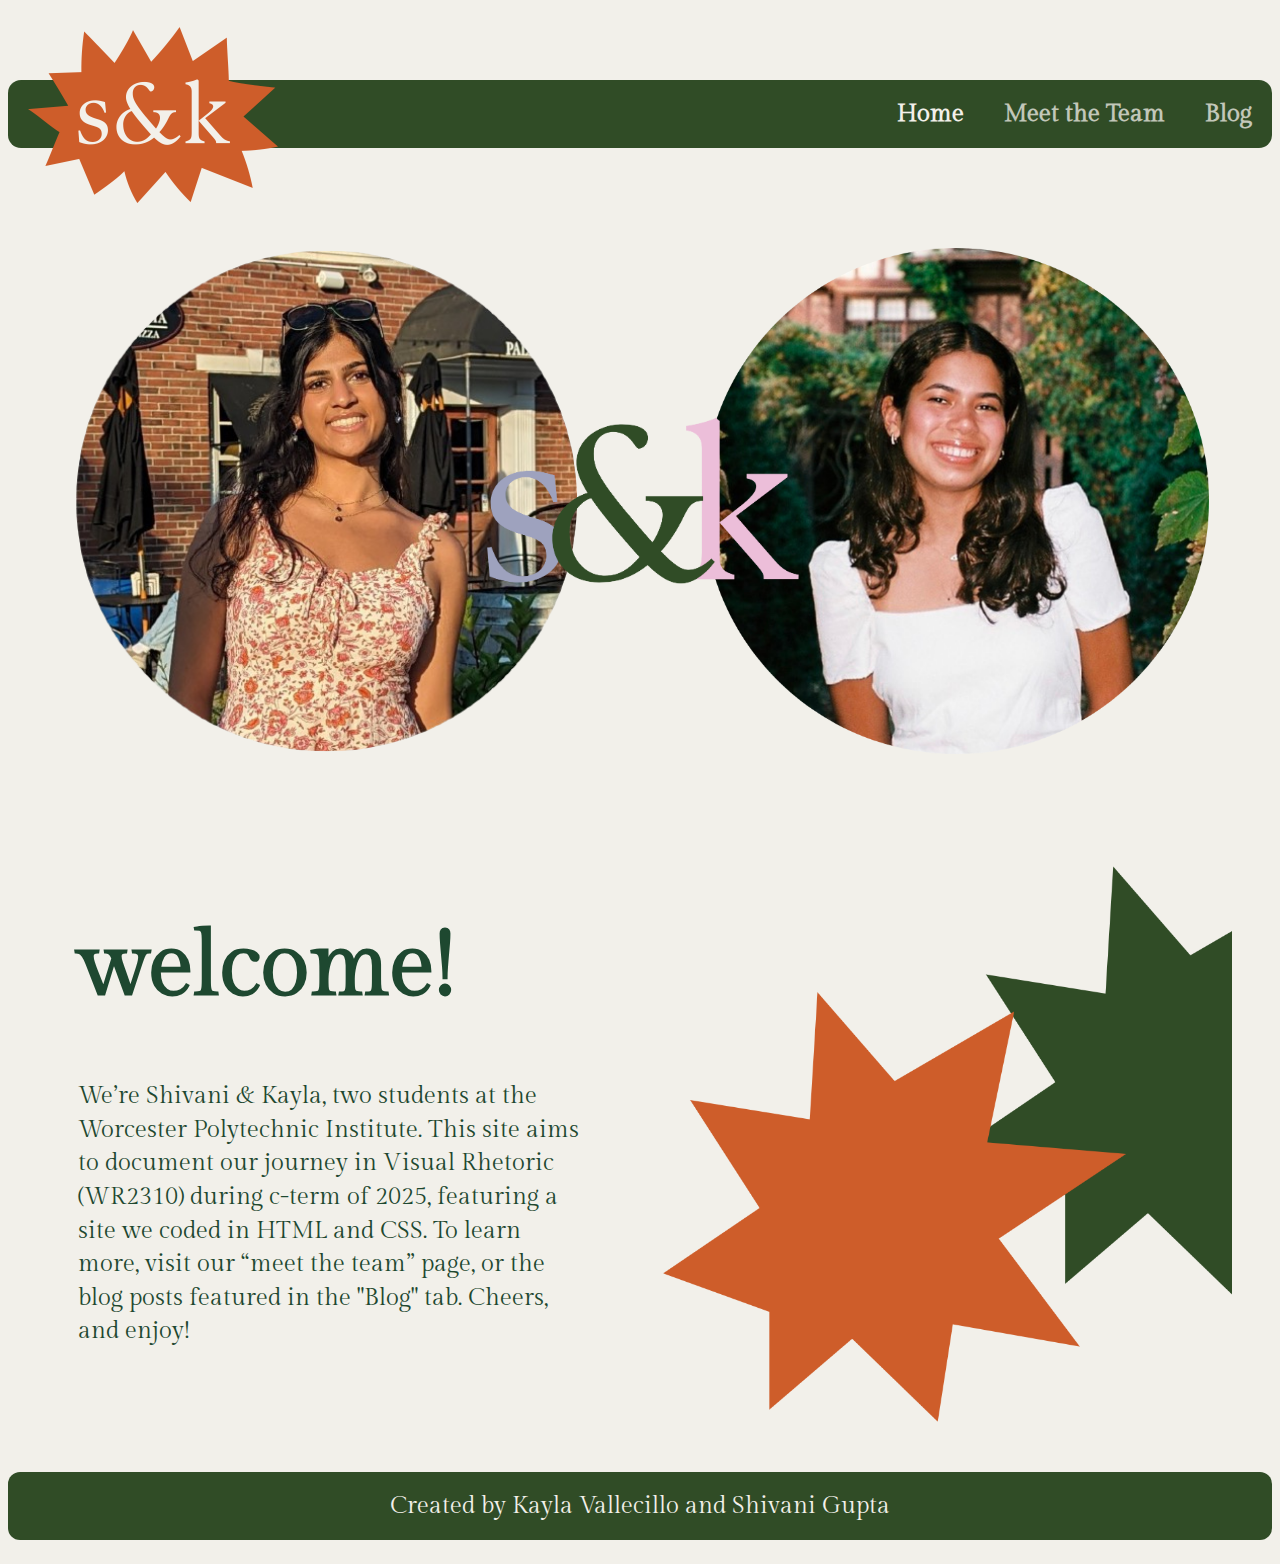
<file: index.html>
<!DOCTYPE html>
<html lang="en">

<head>
    <meta charset="UTF-8">
    <title>Shivani & Kayla's Blog!</title>
    <link rel="stylesheet" href="home.css">
    <link rel="icon" type="image/x-icon" href="img/homepage/favicon.png">
    <style>
        @import url('https://fonts.googleapis.com/css2?family=Gilda+Display&display=swap');
    </style>
    <link rel="stylesheet" href="https://cdnjs.cloudflare.com/ajax/libs/font-awesome/4.7.0/css/font-awesome.min.css">
</head>

<body>
    <div style="vertical-align: middle;">
        <header>
            <img src="Pictures/sk-logo.png"
                style="width: 250px; padding-left: 20px; padding-top: 10px; z-index: 3; position: relative; top: -100px;"
                alt="Shivani & Kayla's Blog Logo">
        </header>

        <nav>
            <div class="nav">
                <a class="nav-link nav-link-ltr active" href="index.html">Home</a>
                <a class="nav-link nav-link-ltr" href="meet-the-team.html">Meet the Team</a>
                    <a class="nav-link nav-link-ltr" href="background.html">Blog</a>
                </div>
            </div>
        </nav>

    </div>

    <div style="margin-top: 100px;"></div>

    <div style="display: flex; justify-content: space-around;">
        <img style="width: 40%;" src="Pictures/shivani.png" alt="shivani headshot">
        <img style="width: 25%; position: absolute; z-index: 3; padding-top:100px;" src="Pictures/snk.png">
        <img style="width: 40%;" src="Pictures/kayla.png" alt="kayla headshot">
    </div>

    <div style="margin-top: 100px;"></div>

    <div style="display: flex; justify-content: space-around;">

        <div style="margin-left: 30px; width: 40%;">
            <h1>welcome!</h1>
            <p style="line-height: 1.4;">We’re Shivani & Kayla, two students at the Worcester Polytechnic Institute. This site aims to document
                our
                journey in Visual Rhetoric (WR2310) during c-term of 2025, featuring a site we coded in HTML and CSS. To learn more, visit our “meet the team”
                page, or
                the blog posts featured in the "Blog" tab. Cheers, and enjoy!</p>
        </div>

        <img src="Pictures/spikies.png" style="width: 45%; margin-right: 0; padding-right: 0;">

    </div>

    <div style="margin-top: 50px;"></div>

    <footer>
        <p class="footerstyle"> Created by Kayla Vallecillo and Shivani Gupta</p>
    </footer>

</body>

</html>
</file>
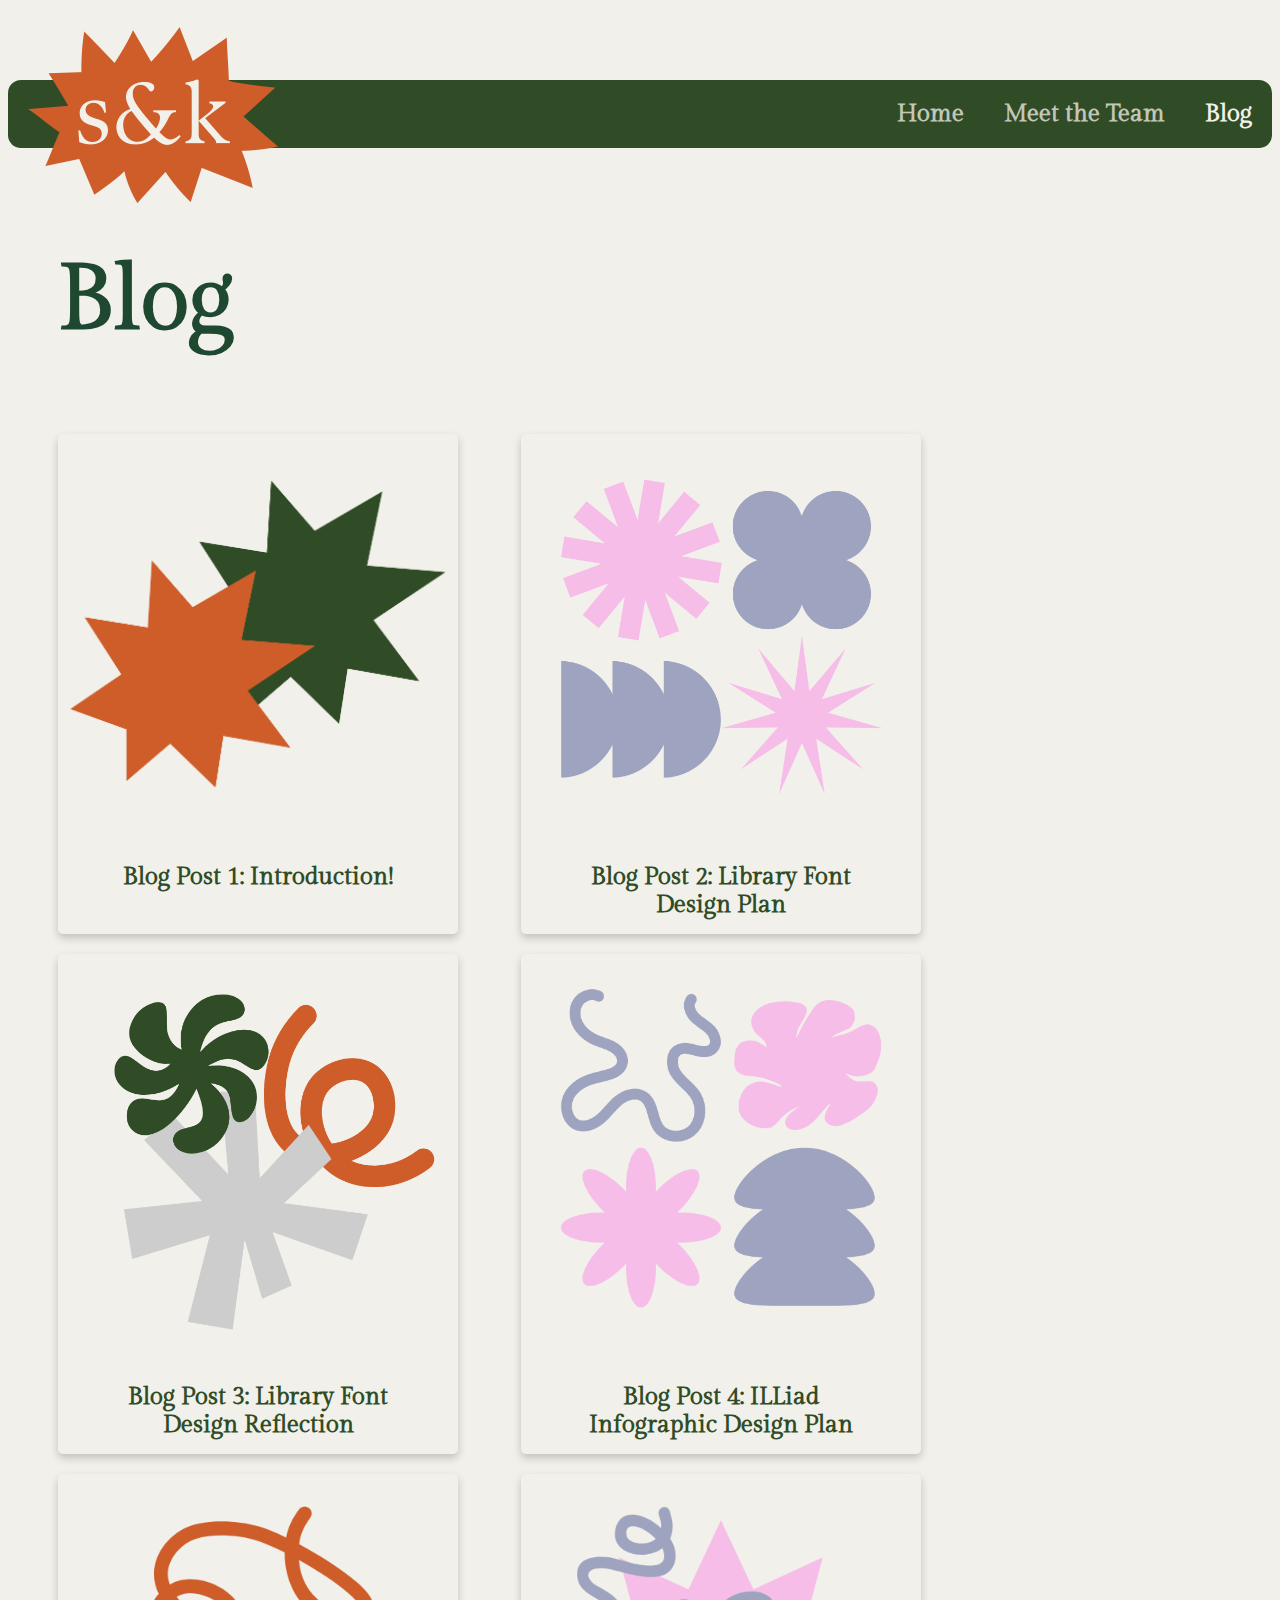
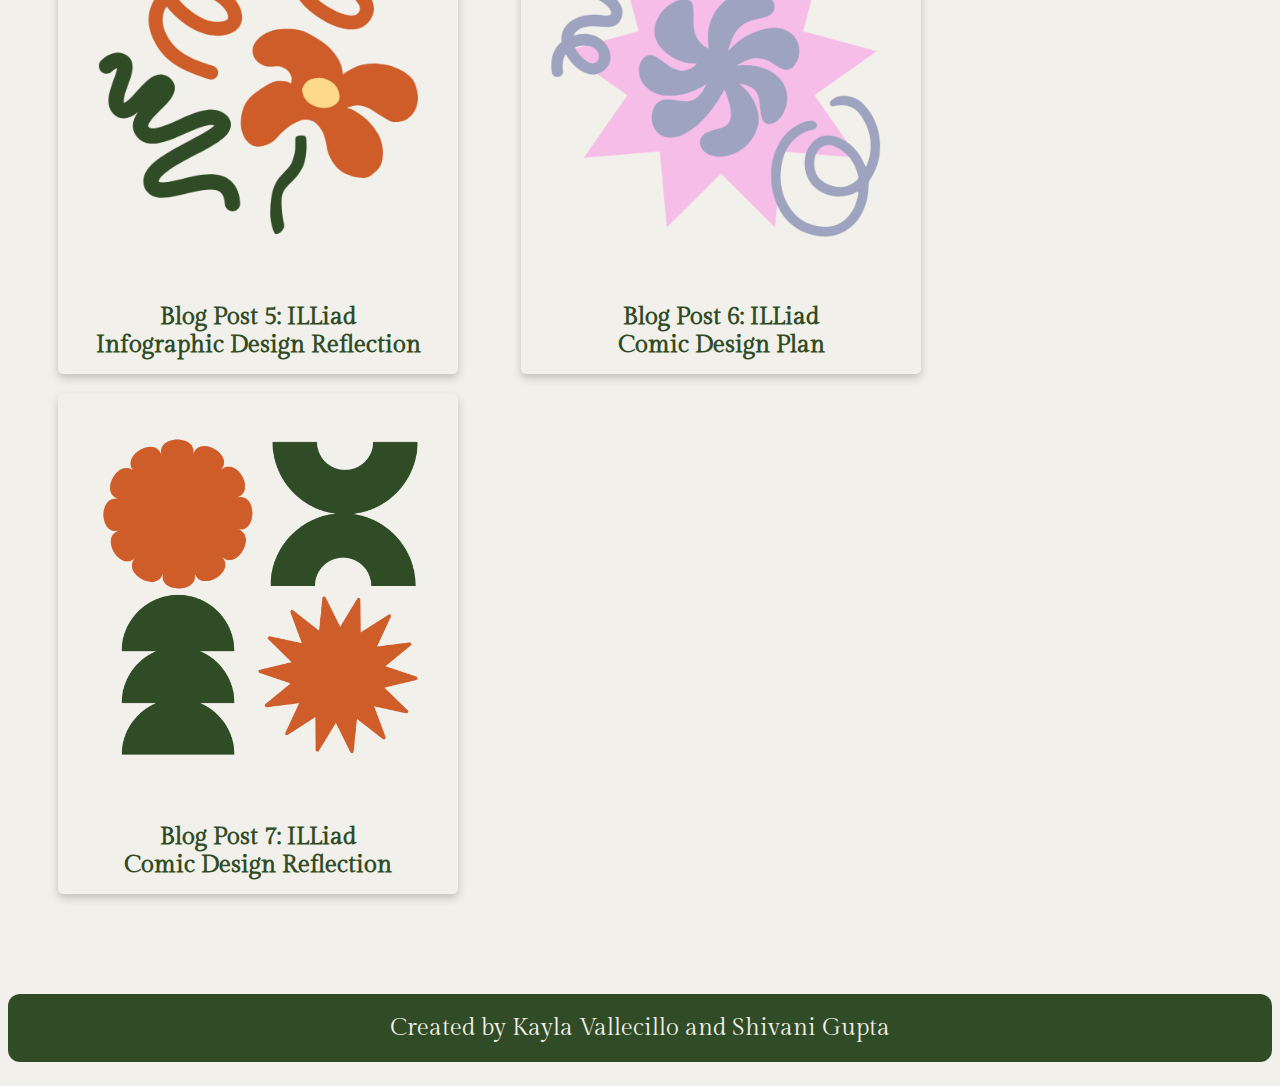
<file: background.html>
<!DOCTYPE html>
<html lang="en">

<head>
	<meta charset="UTF-8">
	<title>Shivani & Kayla's Blog!</title>
	<link rel="stylesheet" href="home.css">
	<link rel="icon" type="image/x-icon" href="img/homepage/favicon.png">
	<style>
		@import url('https://fonts.googleapis.com/css2?family=Gilda+Display&display=swap');
	</style>
	<link rel="stylesheet" href="https://cdnjs.cloudflare.com/ajax/libs/font-awesome/4.7.0/css/font-awesome.min.css">
</head>

<body>
	<div style="vertical-align: middle;">
		<header>
			<img src="Pictures/sk-logo.png"
				style="width: 250px; padding-left: 20px; padding-top: 10px; z-index: 3; position: relative; top: -100px;"
				alt="Shivani & Kayla's Blog Logo">
		</header>

		<nav>
			<div class="nav">
				<a class="nav-link nav-link-ltr" href="index.html">Home</a>
				<a class="nav-link nav-link-ltr" href="meet-the-team.html">Meet the Team</a>
				<a class="nav-link nav-link-ltr active" href="background.html">Blog</a>
			</div>
		</nav>
	</div>

	<div style="margin-top: 100px;"></div>

	<h1 style="text-align: left;margin-left: 50px;">Blog</h1>

	<div style="width: 100%; display: flex; flex-direction: row; flex-wrap: wrap;">
	
	<!--Blog Post 1-->
	<div style="width: 400px; margin-right: 5%;">
		<a href="blog-post-1.html">
			<div style="width: 400px; height: 500px; margin-left: 50px; margin-top:20px;" class="card">
				<img src="Pictures/blog1.png" style="width:400px; border-radius: 5px 5px 0 0;">
					<p style="text-align: center; color: #304c26;"><b>Blog Post 1: Introduction!</b></p>
			</div>
		</a>
	</div>

	<!--Blog Post 2-->
	<div style="width: 400px; margin-right: 5%;">
		<a href="blog-post-2.html">
			<div style="width: 400px; height: 500px; margin-left: 50px; margin-top:20px;" class="card">
				<img src="Pictures/blog2.png" style="width:400px; border-radius: 5px 5px 0 0;">
					<p style="text-align: center; color: #304c26;"><b>Blog Post 2: Library Font<br>Design Plan</b></p>
			</div>
		</a>
	</div>

	<!--Blog Post 3-->
	<div style="width: 400px; margin-right: 5%;">
		<a href="blog-post-3.html">
			<div style="width: 400px; height: 500px; margin-left: 50px; margin-top:20px;" class="card">
				<img src="Pictures/blog3icon.png" style="width:400px; border-radius: 5px 5px 0 0;">
					<p style="text-align: center; color: #304c26;"><b>Blog Post 3: Library Font<br>Design Reflection</b></p>
			</div>
		</a>
	</div>

	<!--Blog Post 4-->
	<div style="width: 400px; margin-right: 5%;">
		<a href="blog-post-4.html">
			<div style="width: 400px; height: 500px; margin-left: 50px; margin-top:20px;" class="card">
				<img src="Pictures/blog4img.png" style="width:400px; border-radius: 5px 5px 0 0;">
					<p style="text-align: center; color: #304c26;"><b>Blog Post 4: ILLiad<br>Infographic Design Plan</b></p>
			</div>
		</a>
	</div>

	<!--Blog Post 5-->
	<div style="width: 400px; margin-right: 5%;">
		<a href="blog-post-5.html">
			<div style="width: 400px; height: 500px; margin-left: 50px; margin-top:20px;" class="card">
				<img src="Pictures/blog-img-5.png" style="width:400px; border-radius: 5px 5px 0 0;">
					<p style="text-align: center; color: #304c26;"><b>Blog Post 5: ILLiad<br>Infographic Design Reflection</b></p>
			</div>
		</a>
	</div>

	<!--Blog Post 6-->
	<div style="width: 400px; margin-right: 5%;">
		<a href="blog-post-6.html">
			<div style="width: 400px; height: 500px; margin-left: 50px; margin-top:20px;" class="card">
				<img src="Pictures/blog6.png" style="width:400px; border-radius: 5px 5px 0 0;">
					<p style="text-align: center; color: #304c26;"><b>Blog Post 6: ILLiad<br>Comic Design Plan</b></p>
			</div>
		</a>
	</div>

	<!--Blog Post 7-->
	<div style="width: 400px; margin-right: 5%;">
		<a href="blog-post-7.html">
			<div style="width: 400px; height: 500px; margin-left: 50px; margin-top:20px;" class="card">
				<img src="Pictures/bp7.png" style="width:400px; border-radius: 5px 5px 0 0;">
					<p style="text-align: center; color: #304c26;"><b>Blog Post 7: ILLiad<br>Comic Design Reflection</b></p>
			</div>
		</a>
	</div>

	</div>


	<div style="margin-top: 100px;"></div>

	<footer>
        <p class="footerstyle"> Created by Kayla Vallecillo and Shivani Gupta</p>
    </footer>


	<!-- 
    <div>
	<h1>Blog Title</h1>
		   
		   <main>
		       <article>
		           <h2>Post Title</h2>
		           <p>Author: <span>Author Name</span></p>
		           <p>Date: <span>Publication Date</span></p>
		           <section>
		               <h3>Introduction</h3>
		               <p>Introduction content goes here...</p>
		           </section>
		           <section>
		               <h3>Main Content</h3>
		               <p>Main content goes here...</p>
		           </section>
		           <section>
		               <h3>Conclusion</h3>
		               <p>Conclusion content goes here...</p>
		           </section>
		       </article>
		   </main>
		   <footer>
		       <p>&copy; 2023 Blog Name. All rights reserved.</p>
		   </footer> -->

</body>

</html>
</file>
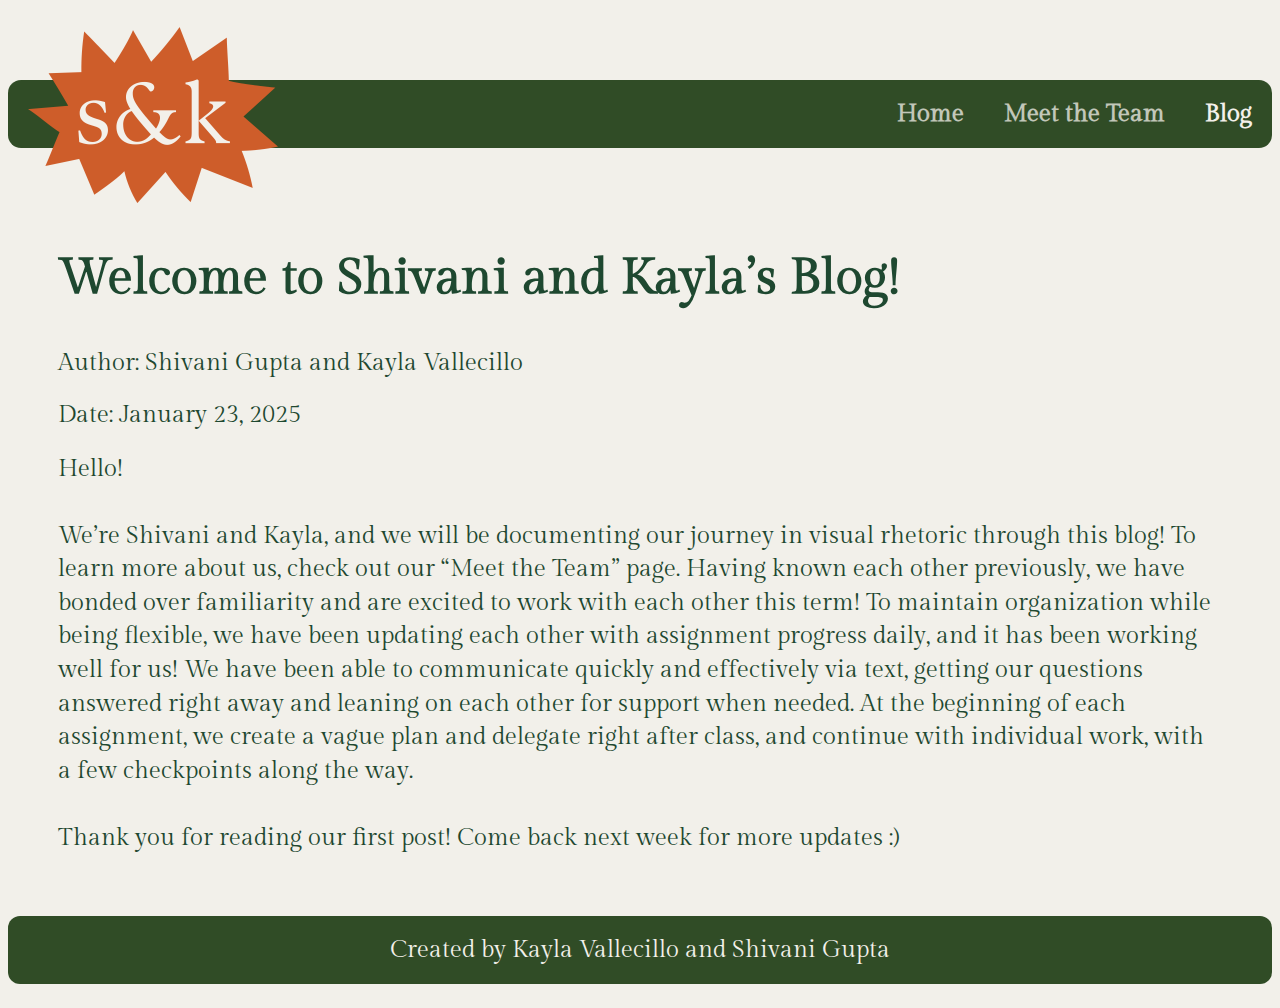
<file: blog-post-1.html>
<!DOCTYPE html>
<html lang="en">

<head>
    <meta charset="UTF-8">
    <meta name="viewport" content="width=device-width, initial-scale=1.0">
    <title>Blog Post #1</title>
    <link rel="stylesheet" href="home.css">
    <style>
        @import url('https://fonts.googleapis.com/css2?family=Gilda+Display&display=swap');
    </style>
</head>

<body>
    <div style="vertical-align: middle;">
        <header>
            <img src="Pictures/sk-logo.png"
                style="width: 250px; padding-left: 20px; padding-top: 10px; z-index: 3; position: relative; top: -100px;"
                alt="Shivani & Kayla's Blog Logo">
        </header>

        <nav>
            <div class="nav">
                <a class="nav-link nav-link-ltr" href="index.html">Home</a>
                <a class="nav-link nav-link-ltr" href="meet-the-team.html">Meet the Team</a>
                <a class="nav-link nav-link-ltr active " href="background.html">Blog</a>
            </div>
        </nav>

        <div style="margin-top: 100px;"></div>
        <div style="margin-left: 50px; margin-right: 50px;">

            <h2 style="font-size: 50px;"><b>Welcome to Shivani and Kayla’s Blog!</b></h1>

                <article>
                    <p>Author: <span> Shivani Gupta and Kayla Vallecillo</span></p>
                    <p>Date: <span>January 23, 2025</span></p>
                    <section>
                        <p style="line-height: 1.4;">Hello! <br><br>We’re Shivani and Kayla, and we will be documenting
                            our journey in visual
                            rhetoric
                            through
                            this blog! To learn more about us, check out our “Meet the Team” page.

                            Having known each other previously, we have bonded over familiarity and are excited to work
                            with
                            each other this term! To maintain organization while being flexible, we have been updating
                            each
                            other with assignment progress daily, and it has been working well for us! We have been able
                            to
                            communicate quickly and effectively via text, getting our questions answered right away and
                            leaning on each other for support when needed. At the beginning of each assignment, we
                            create a
                            vague plan and delegate right after class, and continue with individual work, with a few
                            checkpoints along the way.

                            <br><br>Thank you for reading our first post! Come back next week for more updates :)
                        </p>
                    </section>

                </article>

        </div>

        <div style="margin-top: 60px;"></div>

        <footer>
            <p class="footerstyle"> Created by Kayla Vallecillo and Shivani Gupta</p>
        </footer>
</body>

</html>
</file>
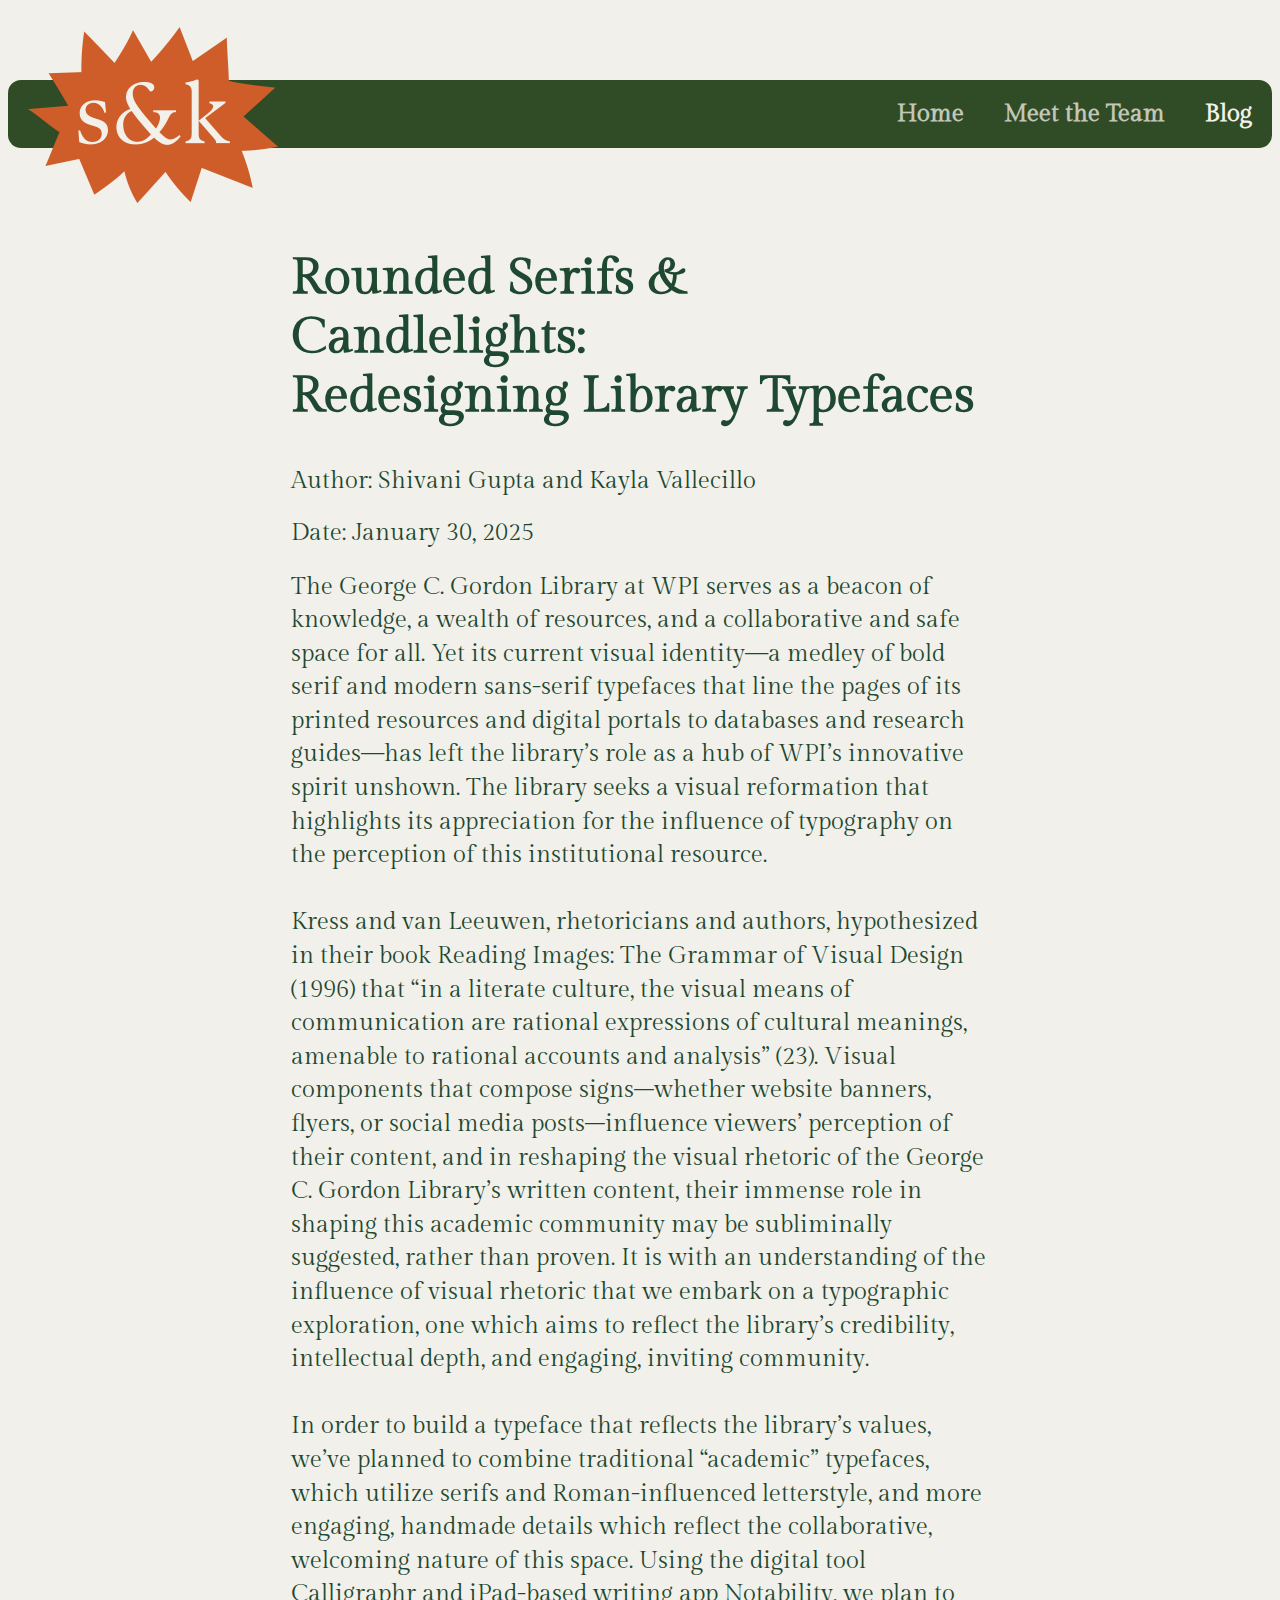
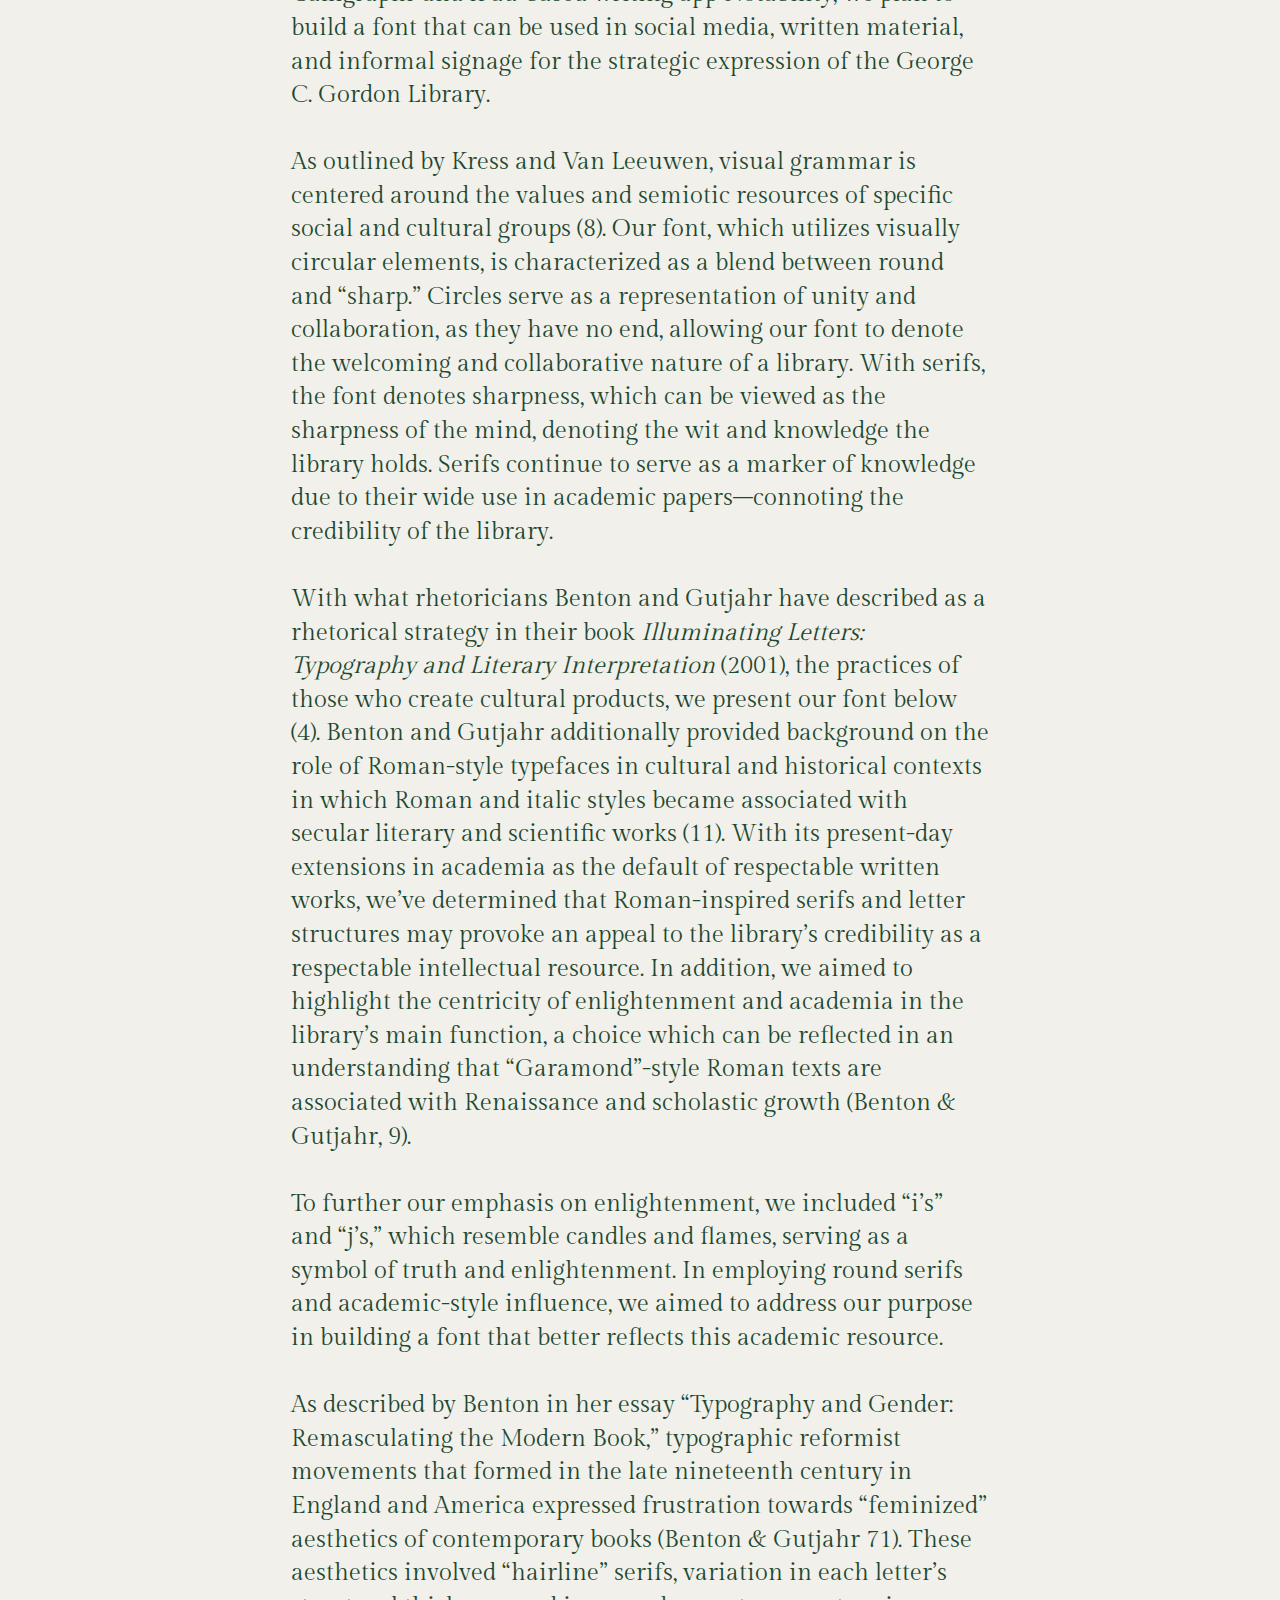
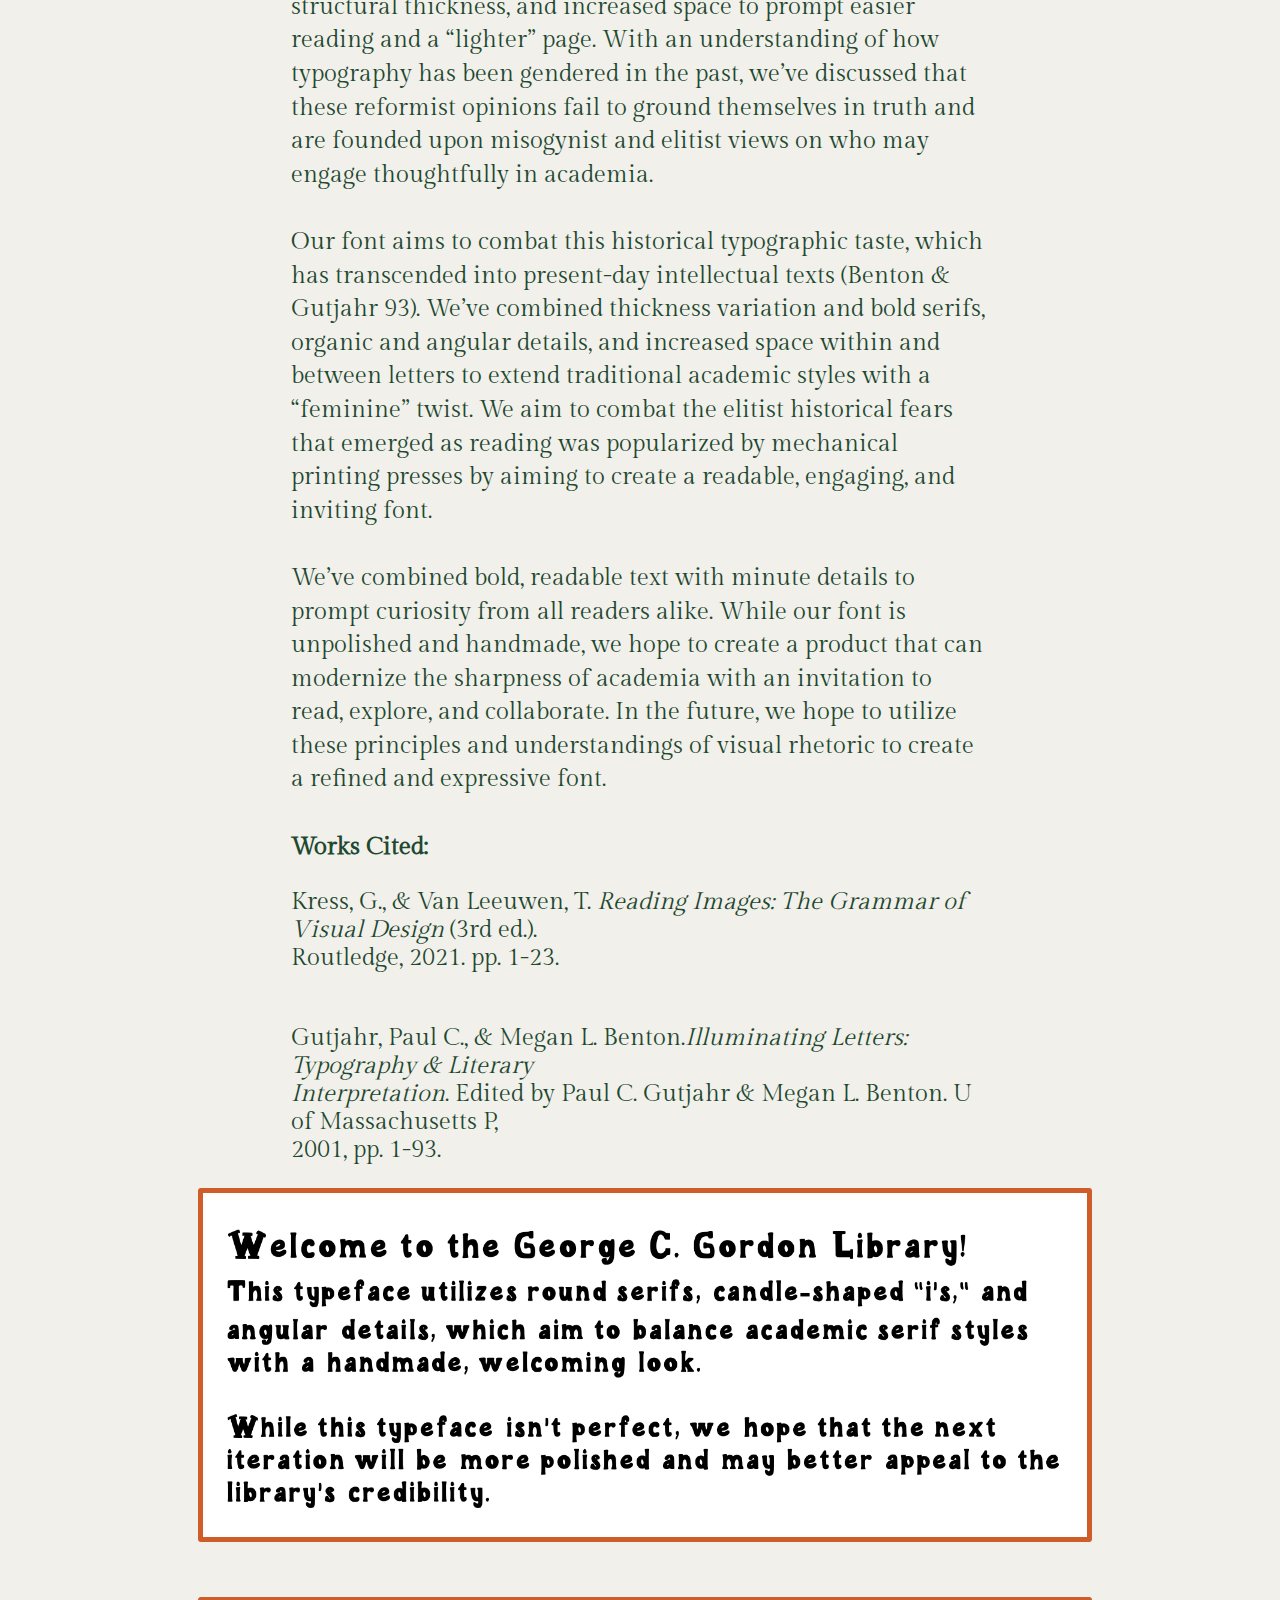
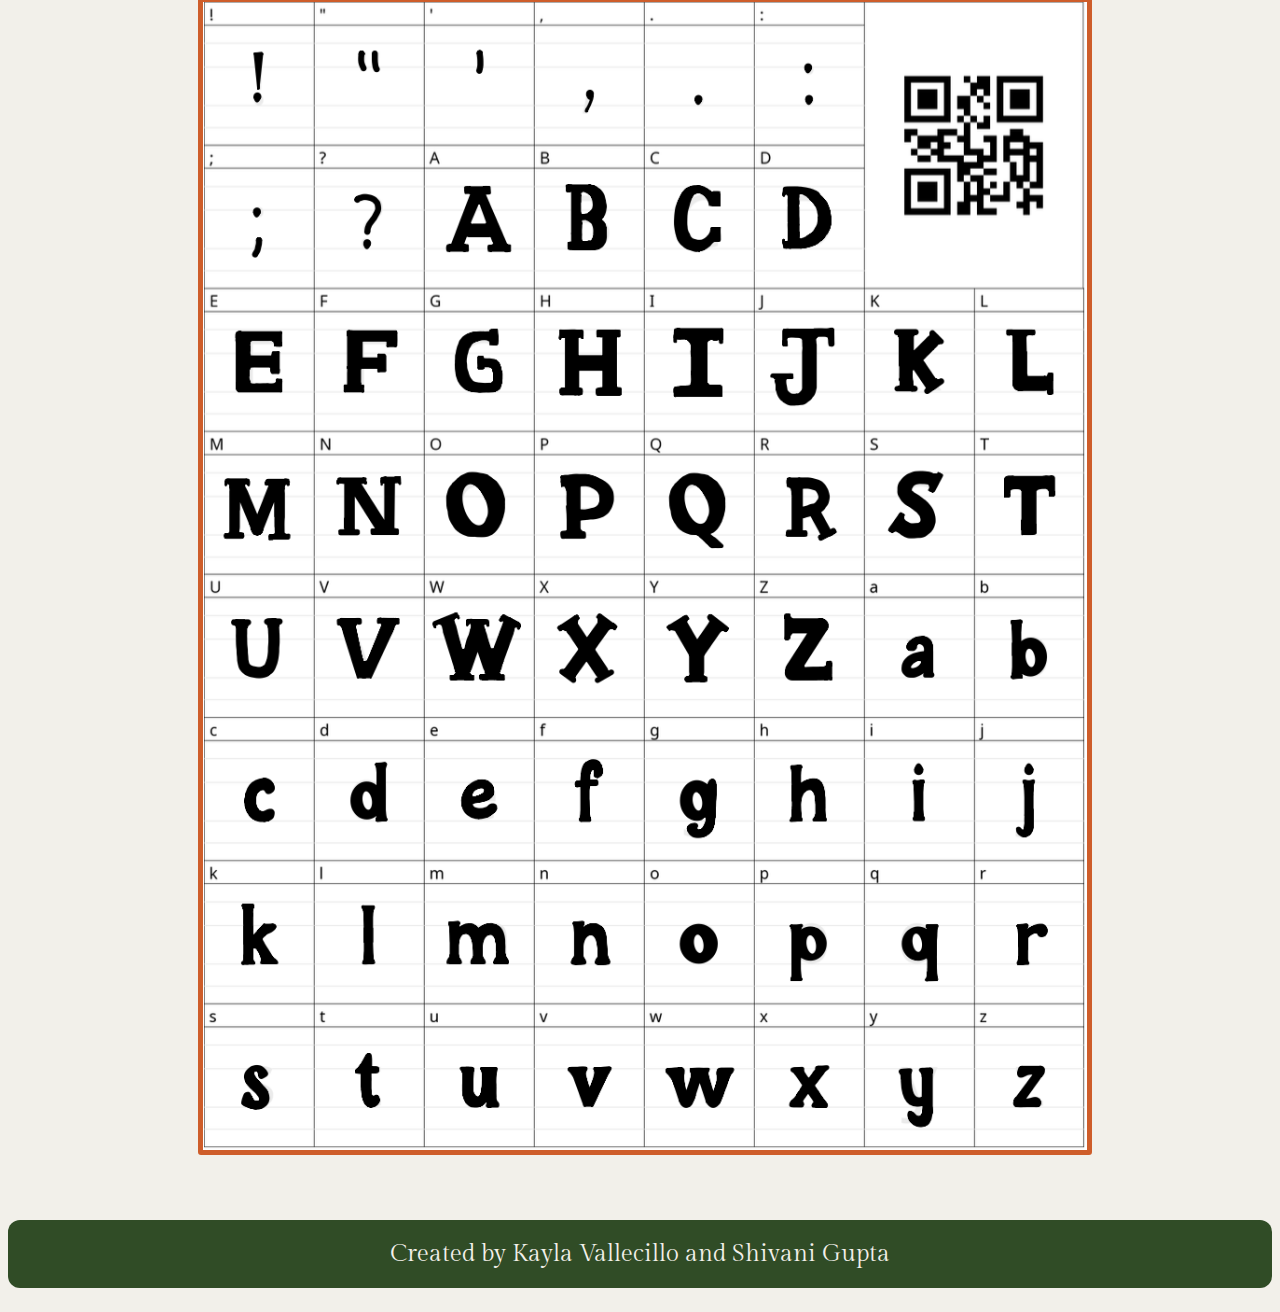
<file: blog-post-2.html>
<!DOCTYPE html>
<html lang="en">

<head>
    <meta charset="UTF-8">
    <meta http-equiv="refresh">
    <meta name="viewport" content="width=device-width, initial-scale=1.0">
    <title>Blog Post #2</title>
    <link rel="stylesheet" href="home.css">
    <style>
        @import url('https://fonts.googleapis.com/css2?family=Gilda+Display&display=swap');
    </style>
</head>

<body>
    <div style="vertical-align: middle;">
        <header>
            <img src="Pictures/sk-logo.png"
                style="width: 250px; padding-left: 20px; padding-top: 10px; z-index: 3; position: relative; top: -100px;"
                alt="Shivani & Kayla's Blog Logo">
        </header>

        <nav>
            <div class="nav">
                <a class="nav-link nav-link-ltr" href="index.html">Home</a>
                <a class="nav-link nav-link-ltr" href="meet-the-team.html">Meet the Team</a>
                <a class="nav-link nav-link-ltr active" href="background.html">Blog</a>
            </div>
        </nav>

        <div style="margin-top: 100px;"></div>
        <div style="margin-left: 50px; margin-right: 50px;">

            <h2 style="font-size: 50px; margin-left: 20%; margin-right: 20%;"><b>Rounded Serifs & Candlelights:<br>Redesigning Library Typefaces</b></h1>

                <article style="margin-left:20%; margin-right: 20%;">
                    <p>Author: <span> Shivani Gupta and Kayla Vallecillo</span></p>
                    <p>Date: <span>January 30, 2025</span></p>
                    <section>
                        <p style="line-height: 1.4;">The George C. Gordon Library at WPI serves as a beacon of
                            knowledge, a wealth of resources, and a collaborative and safe space for all. Yet its
                            current visual identity—a medley of bold serif and modern sans-serif typefaces that line the
                            pages of its printed resources and digital portals to databases and research guides—has left
                            the library’s role as a hub of WPI’s innovative spirit unshown. The library seeks a visual
                            reformation that highlights its appreciation for the influence of typography on the
                            perception of this institutional resource.<br><br>

                            Kress and van Leeuwen, rhetoricians and authors, hypothesized in their book Reading Images:
                            The Grammar of Visual Design (1996) that “in a literate culture, the visual means of
                            communication are rational expressions of cultural meanings, amenable to rational accounts
                            and analysis” (23). Visual components that compose signs–whether website banners, flyers, or
                            social media posts–influence viewers’ perception of their content, and in reshaping the
                            visual rhetoric of the George C. Gordon Library’s written content, their immense role in
                            shaping this academic community may be subliminally suggested, rather than proven. It is
                            with an understanding of the influence of visual rhetoric that we embark on a typographic
                            exploration, one which aims to reflect the library’s credibility, intellectual depth, and
                            engaging, inviting community.
                            <br><br>

                            In order to build a typeface that reflects the library’s values, we’ve planned to combine
                            traditional “academic” typefaces, which utilize serifs and Roman-influenced letterstyle, and
                            more engaging, handmade details which reflect the collaborative, welcoming nature of this
                            space. Using the digital tool Calligraphr and iPad-based writing app Notability, we plan to
                            build a font that can be used in social media, written material, and informal signage for
                            the strategic expression of the George C. Gordon Library.<br><br>

                            As outlined by Kress and Van Leeuwen, visual grammar is centered around the values and
                            semiotic resources of specific social and cultural groups (8). Our font, which utilizes
                            visually circular elements, is characterized as a blend between round and “sharp.” Circles
                            serve as a representation of unity and collaboration, as they have no end, allowing our font
                            to denote the welcoming and collaborative nature of a library. With serifs, the font denotes
                            sharpness, which can be viewed as the sharpness of the mind, denoting the wit and knowledge
                            the library holds. Serifs continue to serve as a marker of knowledge due to their wide use
                            in academic papers–connoting the credibility of the library. <br><br>

                            With what rhetoricians Benton and Gutjahr have described as a rhetorical strategy in their
                            book <i>Illuminating Letters: Typography and Literary Interpretation</i> (2001), the
                            practices of
                            those who create cultural products, we present our font below (4). Benton and Gutjahr
                            additionally provided background on the role of Roman-style typefaces in cultural and
                            historical contexts in which Roman and italic styles became associated with secular literary
                            and scientific works (11). With its present-day extensions in academia as the default of
                            respectable written works, we’ve determined that Roman-inspired serifs and letter structures
                            may provoke an appeal to the library’s credibility as a respectable intellectual resource.
                            In addition, we aimed to highlight the centricity of enlightenment and academia in the
                            library’s main function, a choice which can be reflected in an understanding that
                            “Garamond”-style Roman texts are associated with Renaissance and scholastic growth (Benton &
                            Gutjahr, 9).<br><br>

                            To further our emphasis on enlightenment, we included “i’s” and “j’s,” which resemble
                            candles and flames, serving as a symbol of truth and enlightenment. In employing round
                            serifs and academic-style influence, we aimed to address our purpose in building a font that
                            better reflects this academic resource.<br><br>

                            As described by Benton in her essay “Typography and Gender: Remasculating the Modern Book,”
                            typographic reformist movements that formed in the late nineteenth century in England and
                            America expressed frustration towards “feminized” aesthetics of contemporary books (Benton &
                            Gutjahr 71). These aesthetics involved “hairline” serifs, variation in each letter’s
                            structural thickness, and increased space to prompt easier reading and a “lighter” page.
                            With an understanding of how typography has been gendered in the past, we’ve discussed that
                            these reformist opinions fail to ground themselves in truth and are founded upon misogynist
                            and elitist views on who may engage thoughtfully in academia.<br><br>

                            Our font aims to combat this historical typographic taste, which has transcended into
                            present-day intellectual texts (Benton & Gutjahr 93). We’ve combined thickness variation and
                            bold serifs, organic and angular details, and increased space within and between letters to
                            extend traditional academic styles with a “feminine” twist. We aim to combat the elitist
                            historical fears that emerged as reading was popularized by mechanical printing presses by
                            aiming to create a readable, engaging, and inviting font.<br><br>


                            We’ve combined bold, readable text with minute details to prompt curiosity from all readers
                            alike. While our font is unpolished and handmade, we hope to create a product that can
                            modernize the sharpness of academia with an invitation to read, explore, and collaborate. In
                            the future, we hope to utilize these principles and understandings of visual rhetoric to
                            create a refined and expressive font.

                            <br><br><b>Works Cited:</b><br>
                        </p>

                        <div>
                            <p>
                                Kress, G., & Van Leeuwen, T. <i>Reading Images: The Grammar of Visual Design </i>(3rd
                                ed.).<br>
                                Routledge, 2021. pp. 1-23.<br><br>
                            </p>
                            <p>
                                Gutjahr, Paul C., & Megan L. Benton.<i>Illuminating Letters: Typography & Literary<br>
                                    Interpretation</i>. Edited by Paul C. Gutjahr & Megan L. Benton. U of Massachusetts
                                P,<br> 2001, pp.
                                1-93.
                            </p>

                        </div>

                    </section>

                </article>

        </div>

        <img src="Pictures/font-1-blurb.png"
            style="width: 70%; margin-left: 15%; border-style: solid; border-width: 5px; border-color: #ce5d2a; border-radius: 3px;">

        <img src="Pictures/calligraphr.png"
            style="width: 70%; margin-left: 15%; margin-top: 50px; border-style: solid; border-width: 5px; border-color: #ce5d2a; border-radius: 3px;">

        <div style="margin-top: 60px;"></div>

        <footer>
            <p class="footerstyle"> Created by Kayla Vallecillo and Shivani Gupta</p>
        </footer>
</body>

</html>
</file>
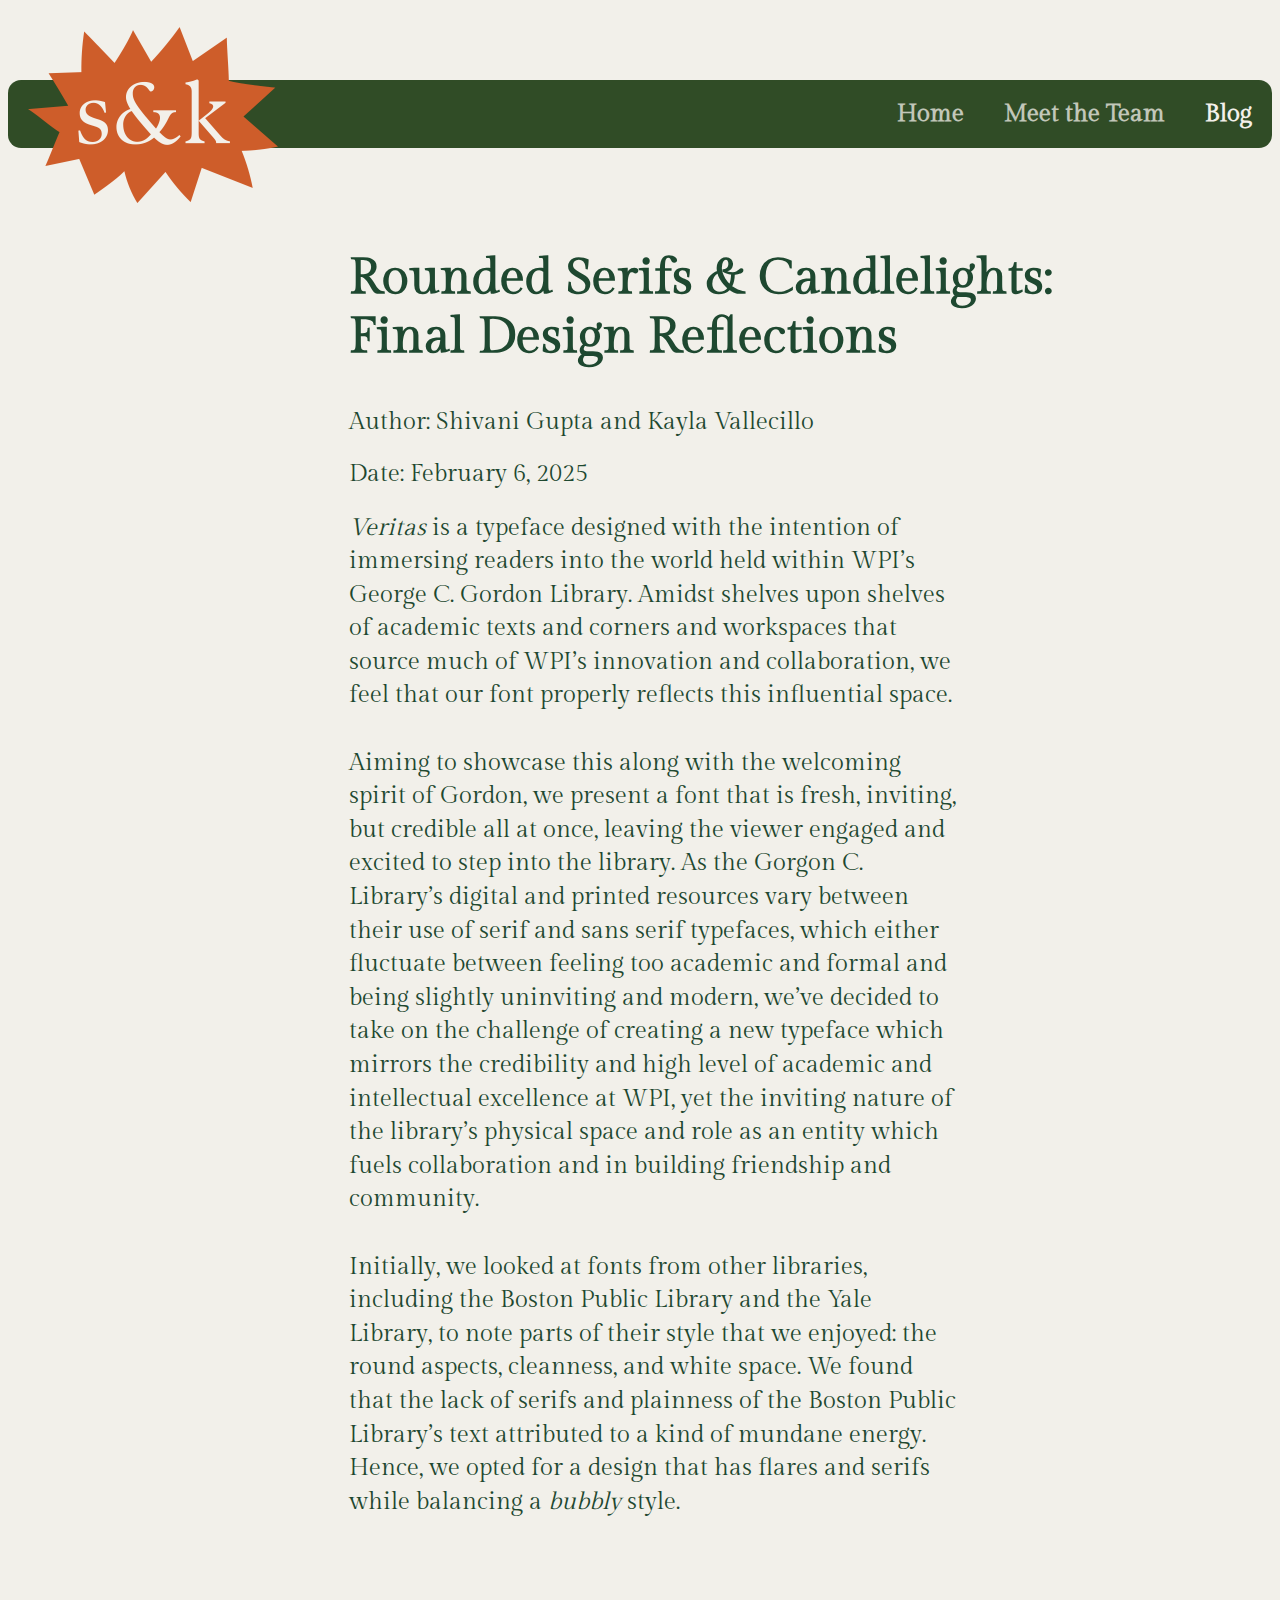
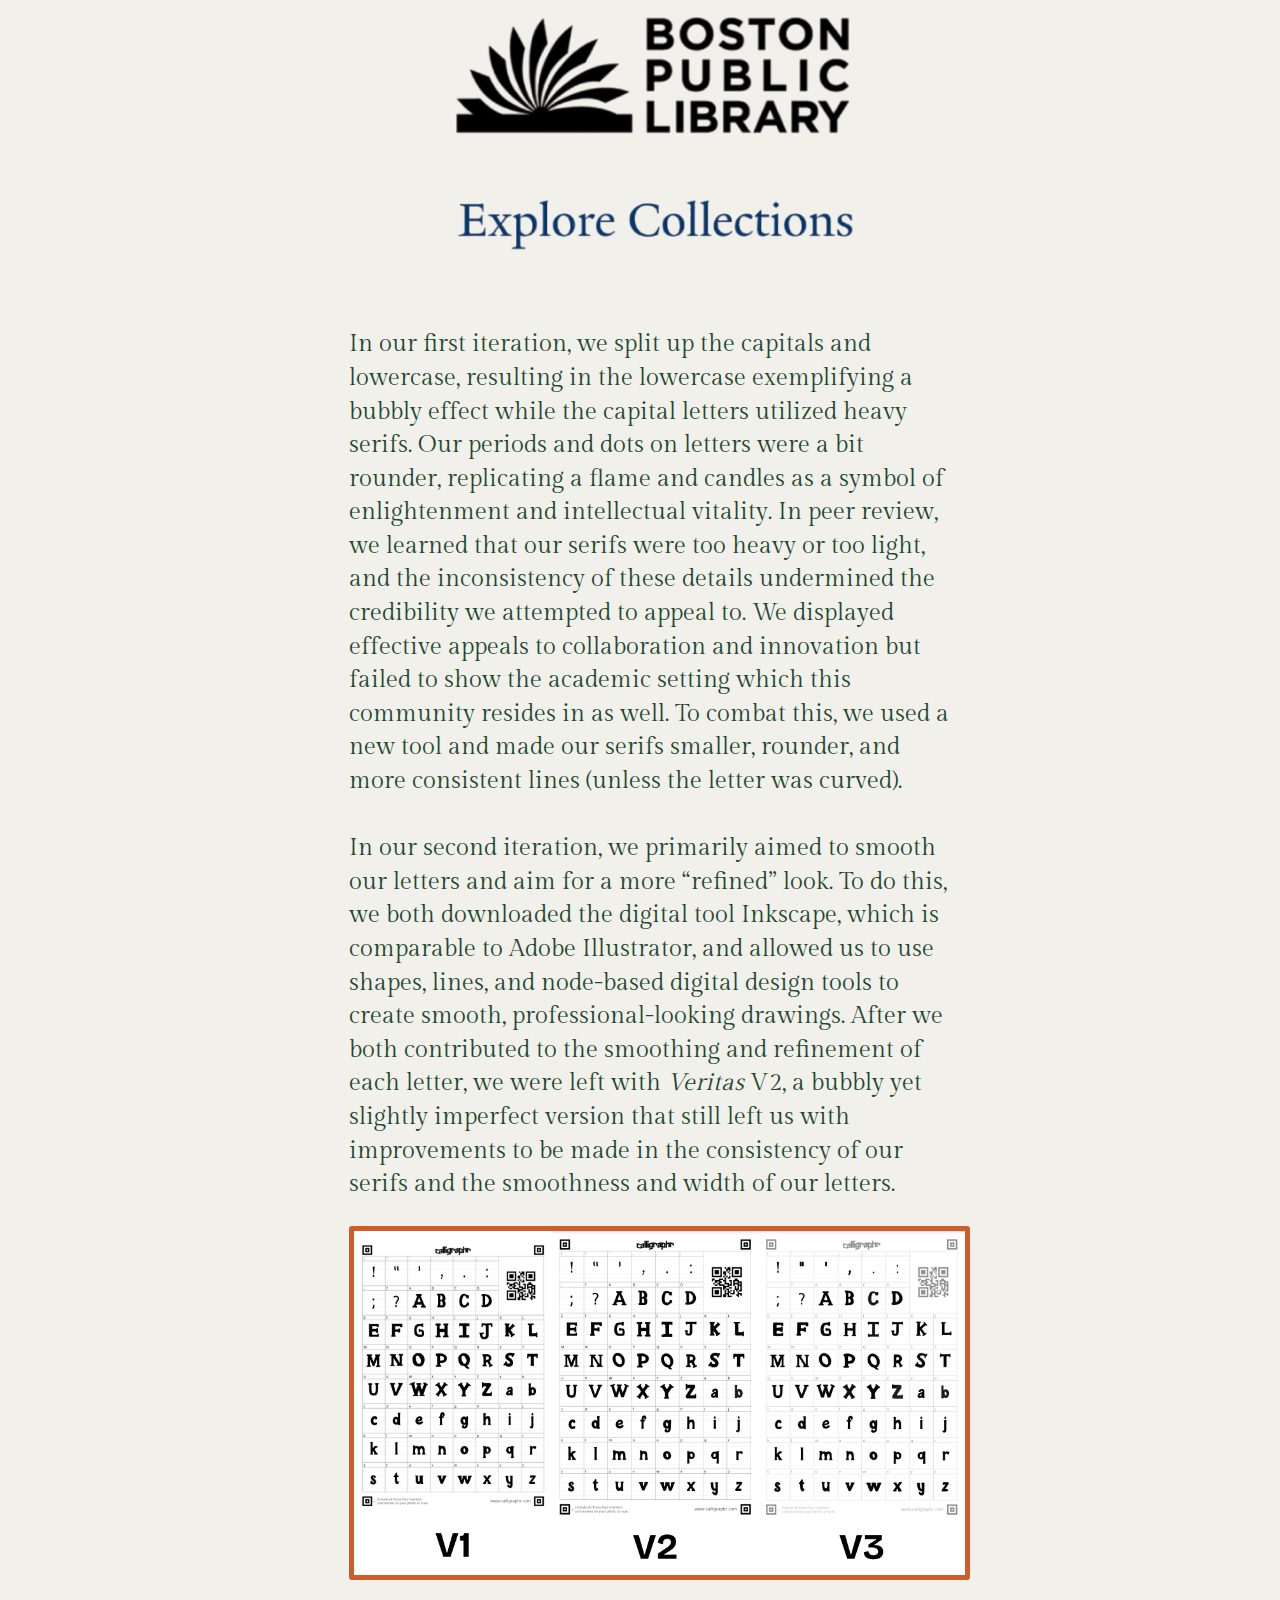
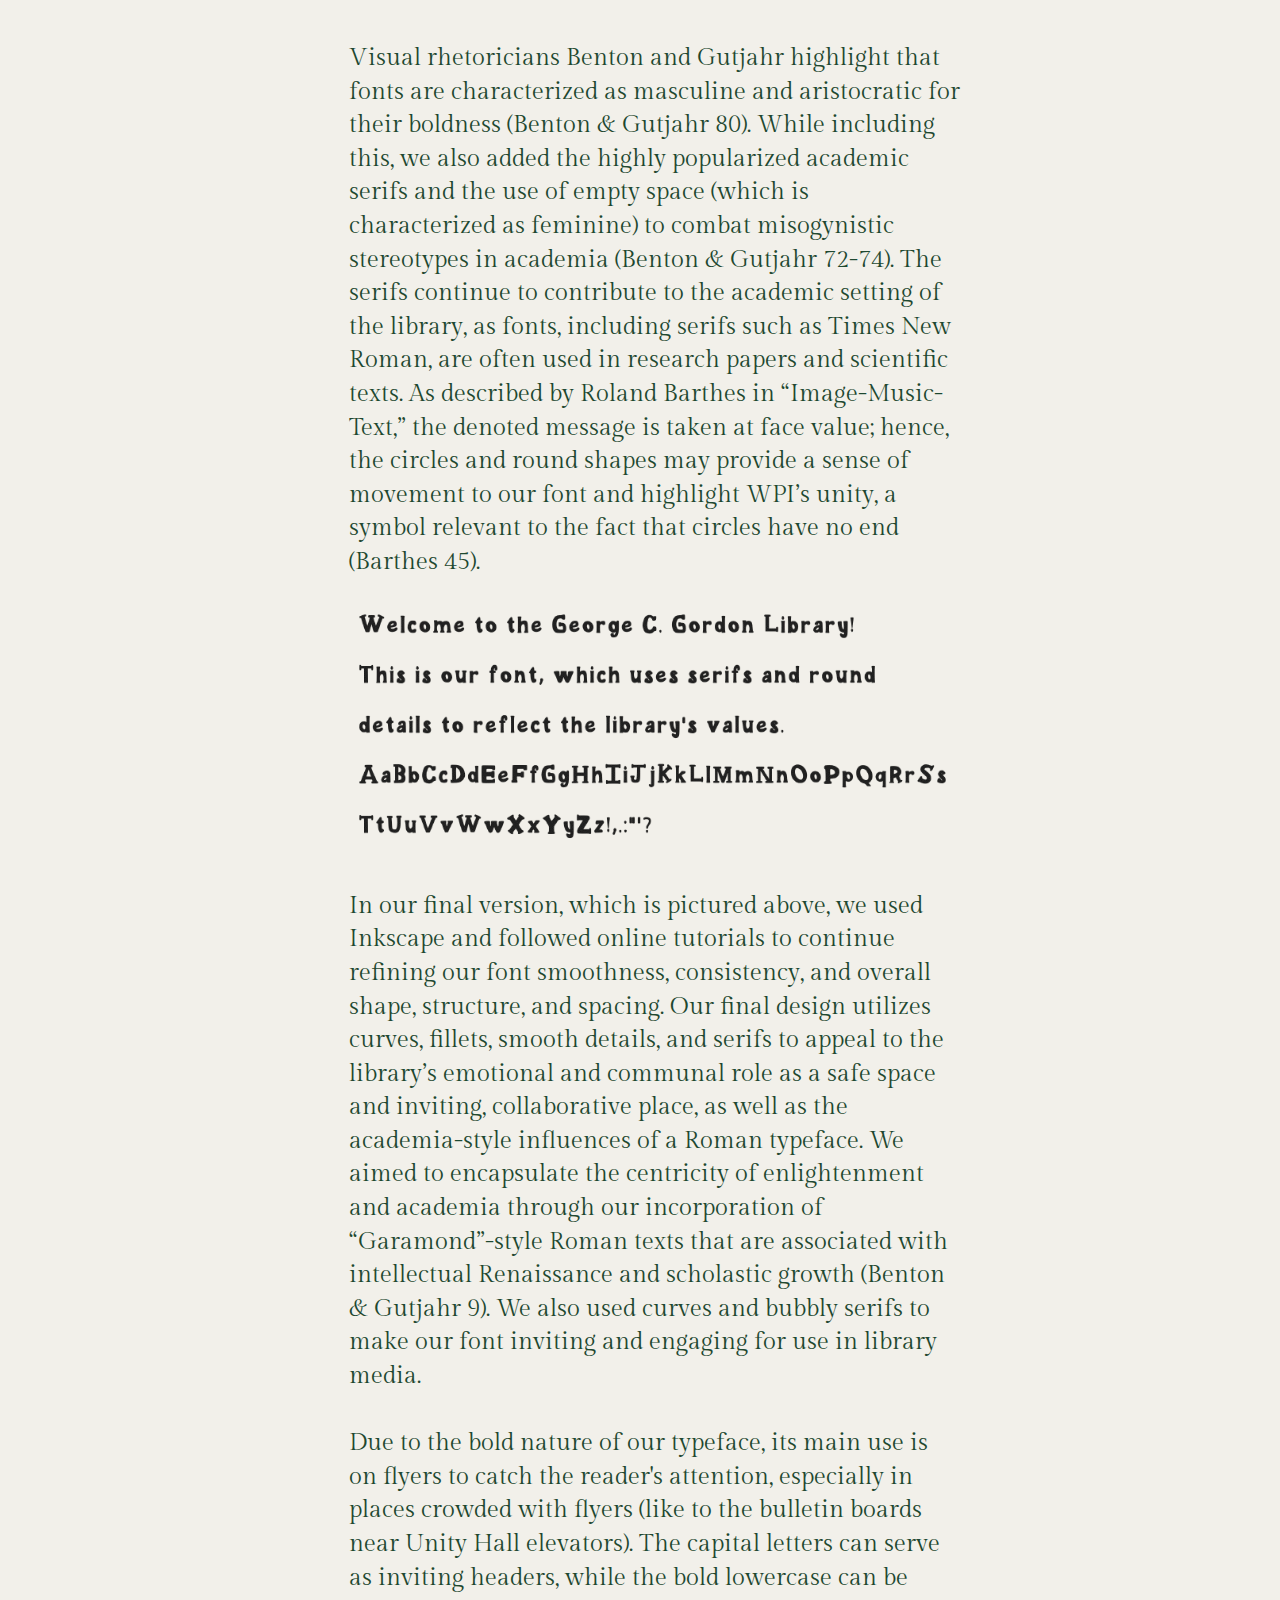
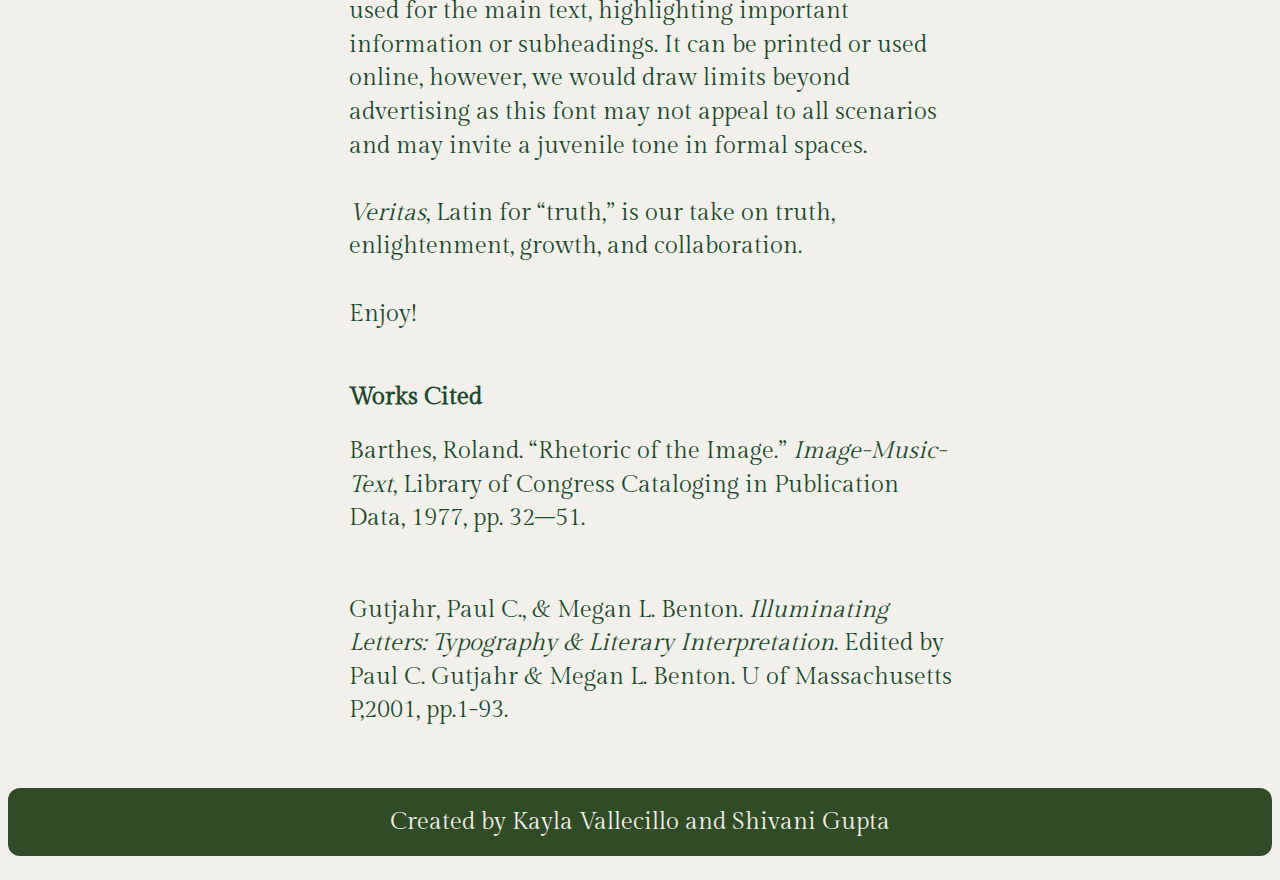
<file: blog-post-3.html>
<!DOCTYPE html>
<html lang="en">

<head>
    <meta charset="UTF-8">
    <meta name="viewport" content="width=device-width, initial-scale=1.0">
    <title>Blog Post #3</title>
    <link rel="stylesheet" href="home.css">
    <style>
        @import url('https://fonts.googleapis.com/css2?family=Gilda+Display&display=swap');
    </style>
</head>

<body>
    <div style="vertical-align: middle;">
        <header>
            <img src="Pictures/sk-logo.png"
                style="width: 250px; padding-left: 20px; padding-top: 10px; z-index: 3; position: relative; top: -100px;"
                alt="Shivani & Kayla's Blog Logo">
        </header>

        <nav>
            <div class="nav">
                <a class="nav-link nav-link-ltr" href="index.html">Home</a>
                <a class="nav-link nav-link-ltr" href="meet-the-team.html">Meet the Team</a>
                <a class="nav-link nav-link-ltr active" href="background.html">Blog</a>
            </div>
        </nav>

        <div style="margin-top: 100px;"></div>
        <div style="margin-left: 50px; margin-right: 50px;">

            <h2 style="font-size: 50px; margin-left: 25%;"><b>Rounded Serifs & Candlelights:<br>Final Design
                    Reflections</b></h1>

                <article style="margin-left: 25%;">
                    <p>Author: <span> Shivani Gupta and Kayla Vallecillo</span></p>
                    <p>Date: <span>February 6, 2025</span></p>
                    <section>
                        <p style="line-height: 1.4; width: 70%;"><i>Veritas</i> is a typeface designed with the
                            intention of immersing
                            readers into the world held within WPI’s George C. Gordon Library. Amidst shelves upon
                            shelves of academic texts and corners and workspaces that source much of WPI’s innovation
                            and collaboration, we feel that our font properly reflects this influential space.<br><br>

                            Aiming to showcase this along with the welcoming spirit of Gordon, we present a font that is
                            fresh, inviting, but credible all at once, leaving the viewer engaged and excited to step
                            into the library. As the Gorgon C. Library’s digital and printed resources vary between
                            their use of serif and sans serif typefaces, which either fluctuate between feeling too
                            academic and formal and being slightly uninviting and modern, we’ve decided to take on the
                            challenge of creating a new typeface which mirrors the credibility and high level of
                            academic and intellectual excellence at WPI, yet the inviting nature of the library’s
                            physical space and role as an entity which fuels collaboration and in building friendship
                            and community.<br><br>

                            Initially, we looked at fonts from other libraries, including the Boston Public Library and
                            the Yale Library, to note parts of their style that we enjoyed: the round aspects,
                            cleanness, and white space. We found that the lack of serifs and plainness of the Boston
                            Public Library’s text attributed to a kind of mundane energy. Hence, we opted for a design
                            that has flares and serifs while balancing a <i>bubbly</i> style.<br><br>
                        </p>

                        <img src="Pictures/libraries.png" style="width: 70%;">

                        <p style="line-height: 1.4; width: 70%;">In our first iteration, we split up the capitals and
                            lowercase, resulting in the lowercase exemplifying a bubbly effect while the capital letters
                            utilized heavy serifs. Our periods and dots on letters were a bit rounder, replicating a
                            flame and candles as a symbol of enlightenment and intellectual vitality. In peer review, we
                            learned that our serifs were too heavy or too light, and the inconsistency of these details
                            undermined the credibility we attempted to appeal to. We displayed effective appeals to
                            collaboration and innovation but failed to show the academic setting which this community
                            resides in as well. To combat this, we used a new tool and made our serifs smaller, rounder,
                            and more consistent lines (unless the letter was curved).<br><br>

                            In our second iteration, we primarily aimed to smooth our letters and aim for a more
                            “refined” look. To do this, we both downloaded the digital tool Inkscape, which is
                            comparable to Adobe Illustrator, and allowed us to use shapes, lines, and node-based digital
                            design tools to create smooth, professional-looking drawings. After we both contributed to
                            the smoothing and refinement of each letter, we were left with <i>Veritas</i> V2, a bubbly
                            yet
                            slightly imperfect version that still left us with improvements to be made in the
                            consistency of our serifs and the smoothness and width of our letters.<br>

                        </p>
                        <img src="Pictures/versions.png"
                            style="width: 70%; border-style: solid; border-width: 5px; border-color: #ce5d2a; border-radius: 3px;">
                        <p style="line-height: 1.4; width: 70%;">
                            <br>Visual rhetoricians Benton and Gutjahr highlight that fonts are characterized as
                            masculine
                            and aristocratic for their boldness (Benton & Gutjahr 80). While including this, we also
                            added the highly popularized academic serifs and the use of empty space (which is
                            characterized as feminine) to combat misogynistic stereotypes in academia (Benton & Gutjahr
                            72-74). The serifs continue to contribute to the academic setting of the library, as fonts,
                            including serifs such as Times New Roman, are often used in research papers and scientific
                            texts. As described by Roland Barthes in “Image-Music-Text,” the denoted message is taken at
                            face value; hence, the circles and round shapes may provide a sense of movement to our font
                            and highlight WPI’s unity, a symbol relevant to the fact that circles have no end (Barthes
                            45).
                        </p>

                        <img src="Pictures/final_blurb.png" style="width: 70%;">

                        <p style="line-height: 1.4; width: 70%;">In our final version, which is pictured above, we used
                            Inkscape and followed online tutorials to continue refining our font smoothness,
                            consistency, and overall shape, structure, and spacing. Our final design utilizes curves,
                            fillets, smooth details, and serifs to appeal to the library’s emotional and communal role
                            as a safe space and inviting, collaborative place, as well as the academia-style influences
                            of a Roman typeface. We aimed to encapsulate the centricity of enlightenment and academia
                            through our incorporation of “Garamond”-style Roman texts that are associated with
                            intellectual Renaissance and scholastic growth (Benton & Gutjahr 9). We also used curves and
                            bubbly serifs to make our font inviting and engaging for use in library media.<br><br>

                            Due to the bold nature of our typeface, its main use is on flyers to catch the reader's
                            attention, especially in places crowded with flyers (like to the bulletin boards near
                            Unity Hall elevators). The capital letters can serve as inviting headers, while the bold
                            lowercase
                            can be used for the main text, highlighting important information or subheadings. It can be
                            printed
                            or used online, however, we would draw limits beyond advertising as this font may not appeal
                            to all scenarios and may invite a juvenile tone in formal spaces.<br><br>


                            <i>Veritas</i>, Latin for “truth,” is our take on truth, enlightenment, growth, and
                            collaboration.
                            <br><br>
                            Enjoy!
                        </p>


                        <p><br><b>Works Cited</b></p>

                        <div>
                            <p style="line-height: 1.4; width: 70%;">
                                Barthes, Roland. “Rhetoric of the Image.” <i>Image-Music-Text</i>, Library of Congress
                                Cataloging in Publication Data, 1977, pp. 32–51.<br><br>
                            </p>
                            <p style="line-height: 1.4; width: 70%;">
                                Gutjahr, Paul C., & Megan L. Benton.<i> Illuminating Letters: Typography & Literary
                                    Interpretation</i>. Edited by Paul C. Gutjahr & Megan L. Benton. U of Massachusetts
                                P,2001, pp.1-93.
                            </p>

                        </div>


        </div>
        <div style="margin-top: 60px;"></div>

        <footer>
            <p class="footerstyle"> Created by Kayla Vallecillo and Shivani Gupta</p>
        </footer>
</body>

</html>
</file>
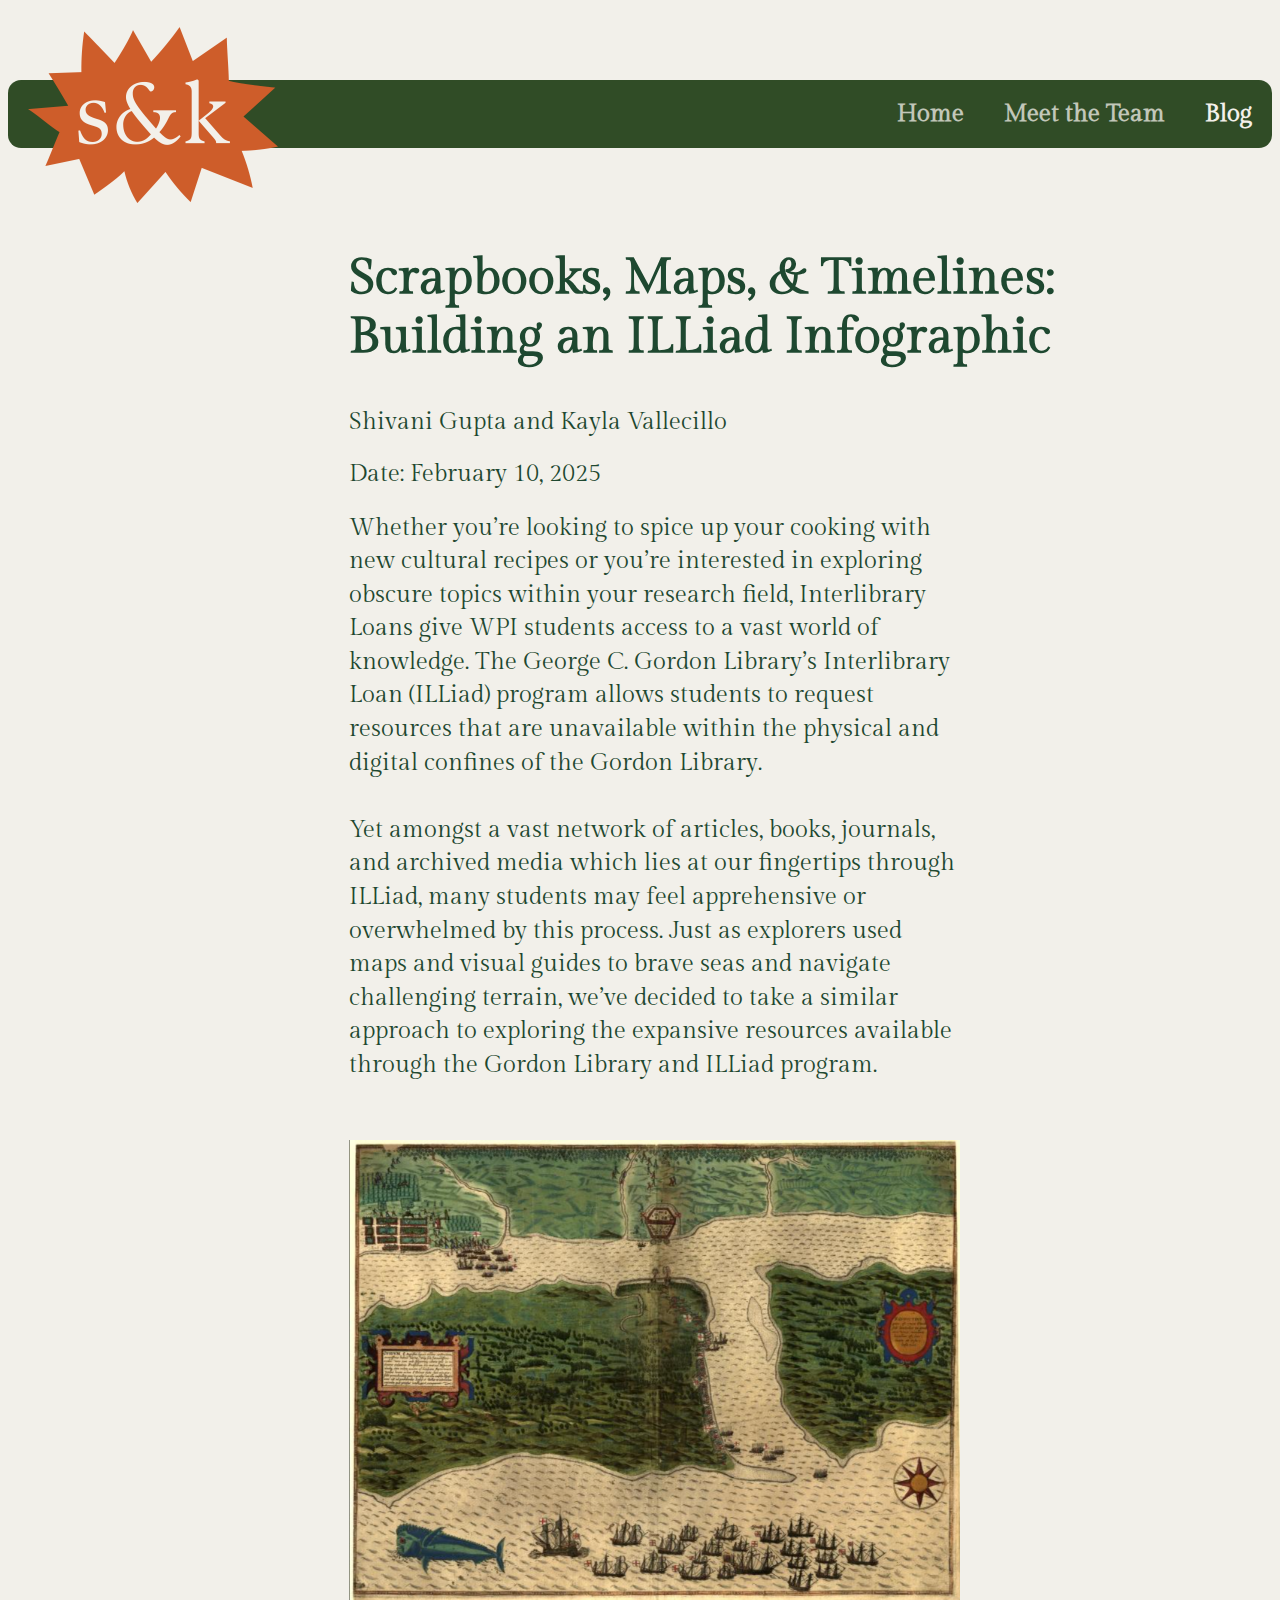
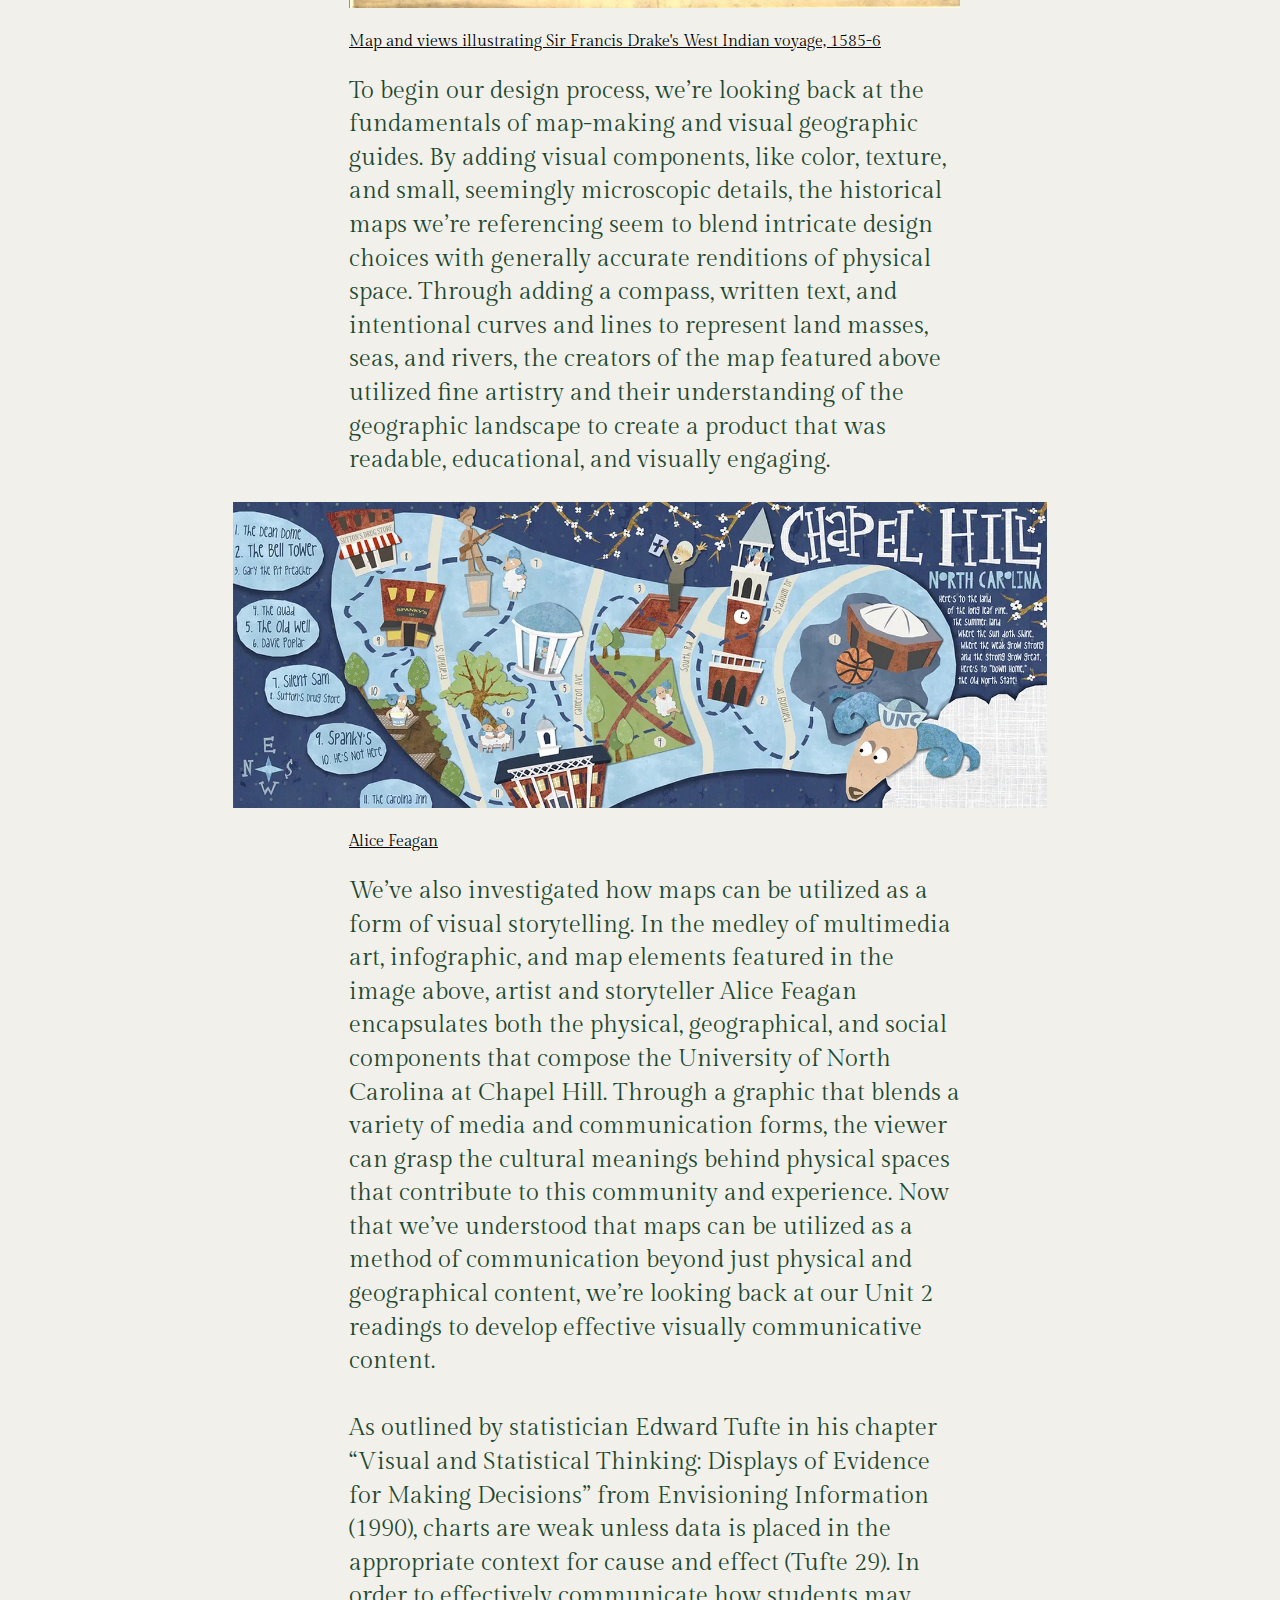
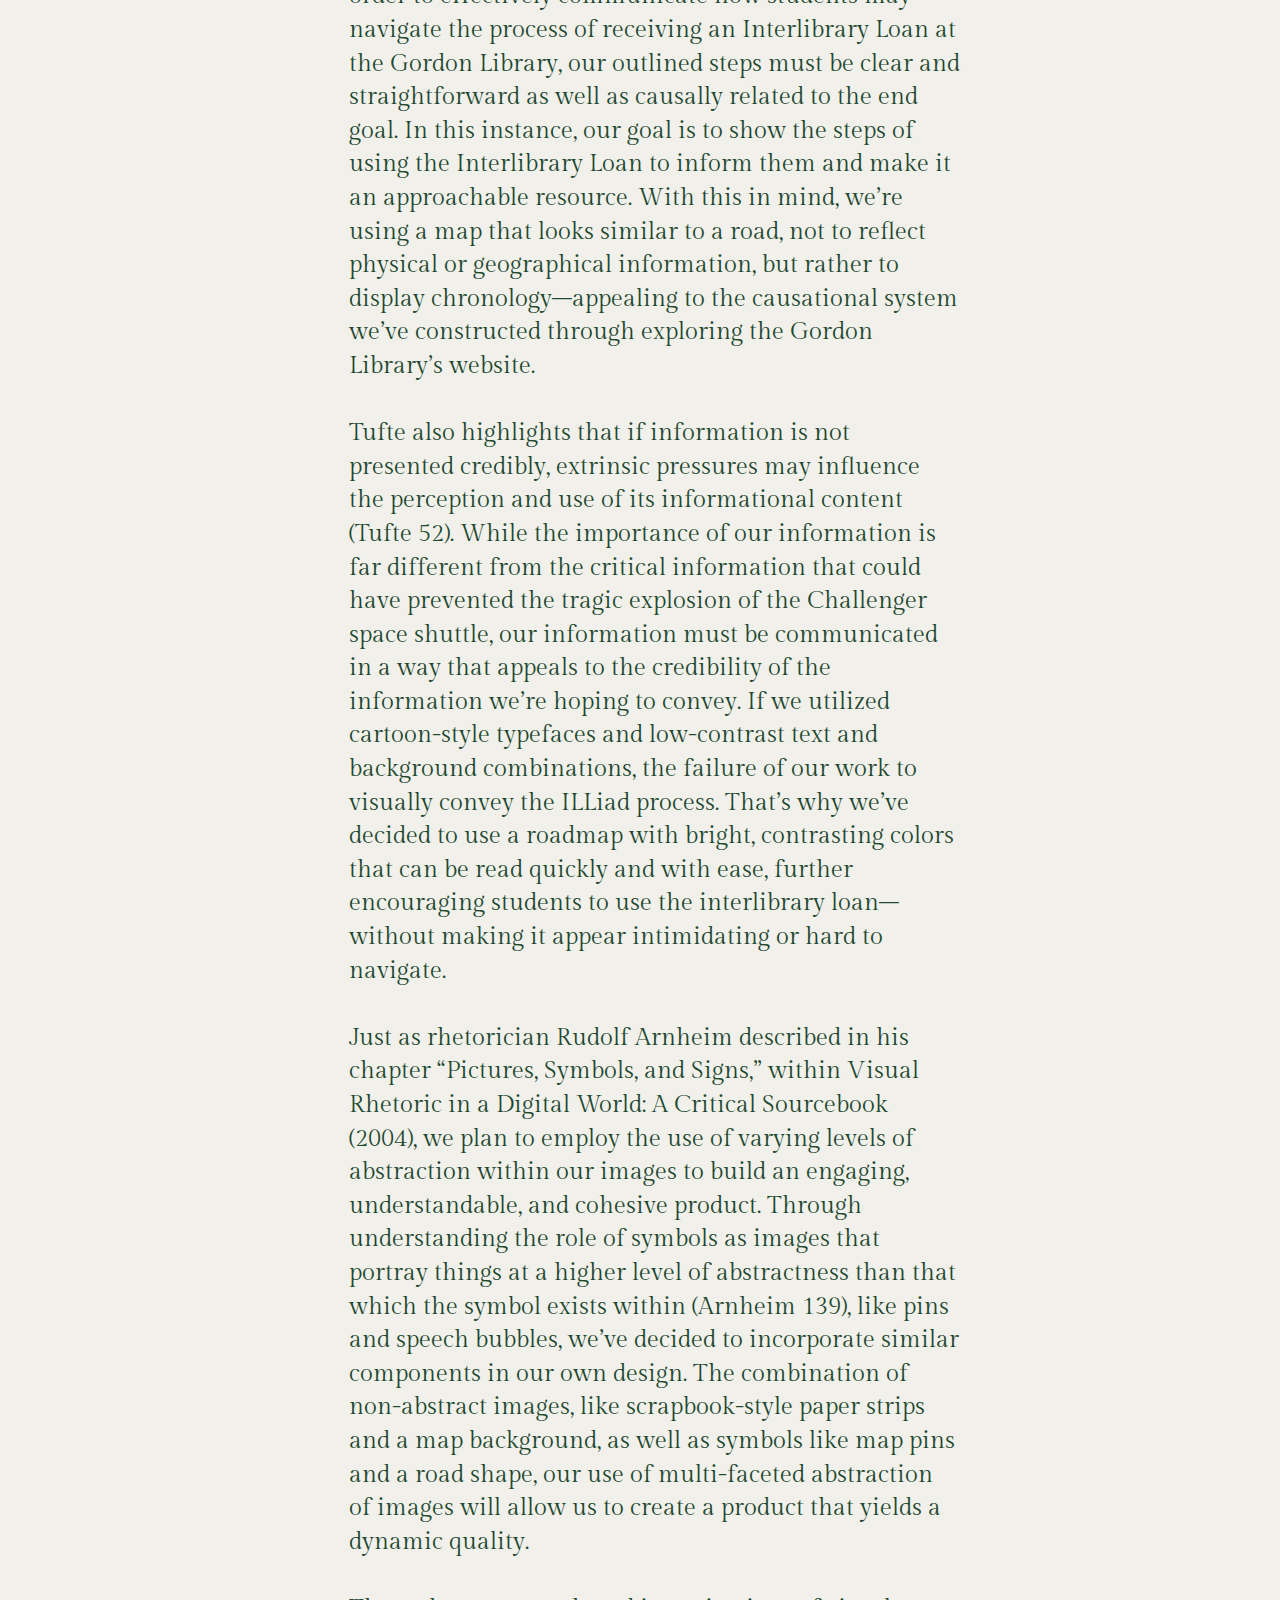
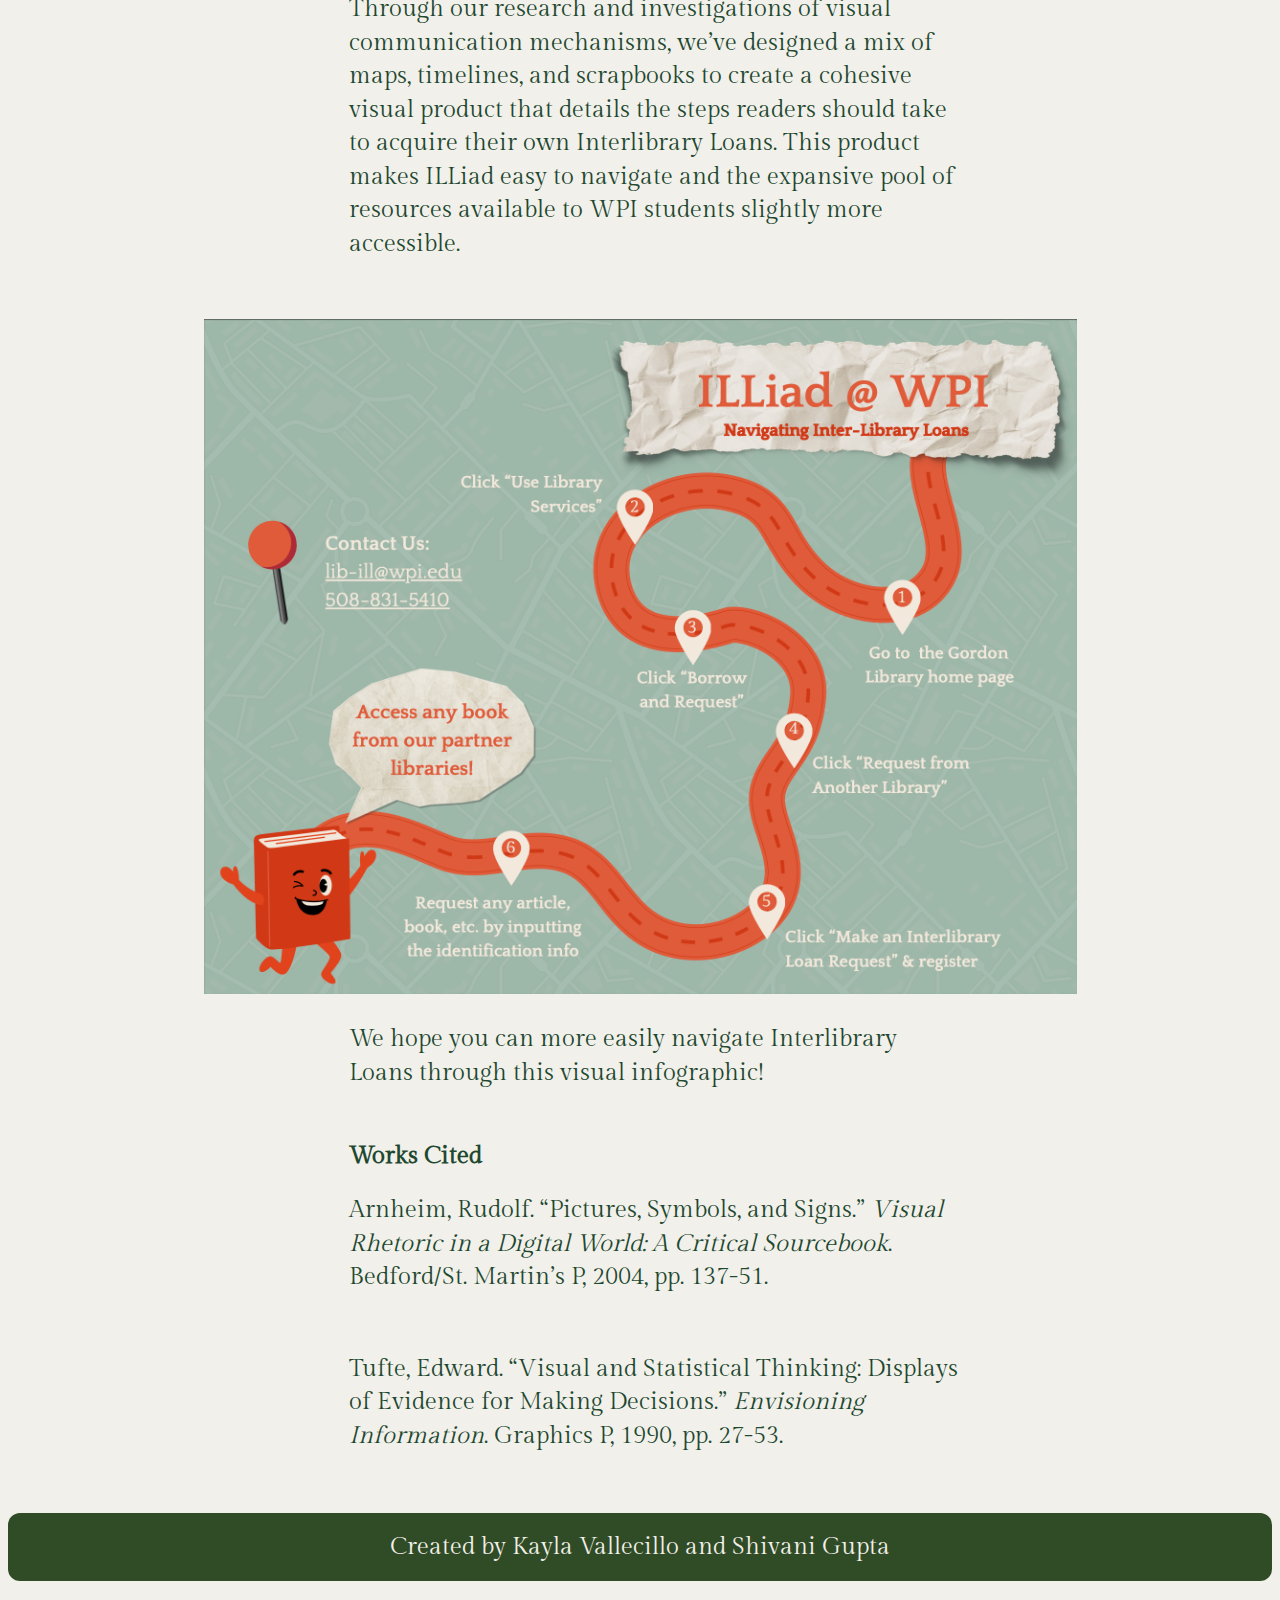
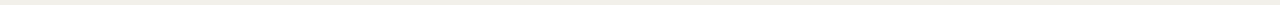
<file: blog-post-4.html>
<!DOCTYPE html>
<html lang="en">

<head>
    <meta charset="UTF-8">
    <meta name="viewport" content="width=device-width, initial-scale=1.0">
    <title>Blog Post #4</title>
    <link rel="stylesheet" href="home.css">
    <style>
        @import url('https://fonts.googleapis.com/css2?family=Gilda+Display&display=swap');
    </style>
</head>

<body>
    <div style="vertical-align: middle;">
        <header>
            <img src="Pictures/sk-logo.png"
                style="width: 250px; padding-left: 20px; padding-top: 10px; z-index: 3; position: relative; top: -100px;"
                alt="Shivani & Kayla's Blog Logo">
        </header>

        <nav>
            <div class="nav">
                <a class="nav-link nav-link-ltr" href="index.html">Home</a>
                <a class="nav-link nav-link-ltr" href="meet-the-team.html">Meet the Team</a>
                <a class="nav-link nav-link-ltr active" href="background.html">Blog</a>
            </div>
        </nav>

        <div style="margin-top: 100px;"></div>
        <div style="margin-left: 50px; margin-right: 50px;">

            <h2 style="font-size: 50px; margin-left: 25%;"><b>Scrapbooks, Maps, & Timelines:<br>Building an ILLiad
                    Infographic</b></h1>

                <div style="margin-left: 25%;">

                    <p><span> Shivani Gupta and Kayla Vallecillo</span></p>
                    <p>Date: <span>February 10, 2025</span></p>
                    <p style="line-height: 1.4; width: 70%;">Whether you’re looking to spice up your cooking with
                        new cultural recipes or you’re interested in exploring obscure topics within your research
                        field, Interlibrary Loans give WPI students access to a vast world of knowledge. The George
                        C. Gordon Library’s Interlibrary Loan (ILLiad) program allows students to request resources
                        that are unavailable within the physical and digital confines of the Gordon Library.<br><br>

                        Yet amongst a vast network of articles, books, journals, and archived media which lies at
                        our fingertips through ILLiad, many students may feel apprehensive or overwhelmed by this
                        process. Just as explorers used maps and visual guides to brave seas and navigate
                        challenging terrain, we’ve decided to take a similar approach to exploring the expansive
                        resources available through the Gordon Library and ILLiad program.
                        <br><br>
                    </p>

                    <img src="Pictures/old-map.png" style="width: 70%;">

                    <a href="https://www.loc.gov/resource/g3934s.ct000068/?r=-0.417,-0.03,1.76,0.852,0"
                        style="text-decoration: underline; color:black; text-align: center;"><br><br>Map and views
                        illustrating Sir Francis Drake's West Indian voyage, 1585-6</a>

                    <p style="line-height: 1.4; width: 70%;">To begin our design process, we’re looking back at the
                        fundamentals of map-making and visual geographic guides. By adding visual components, like
                        color, texture, and small, seemingly microscopic details, the historical maps we’re
                        referencing seem to blend intricate design choices with generally accurate renditions of
                        physical space. Through adding a compass, written text, and intentional curves and lines to
                        represent land masses, seas, and rivers, the creators of the map featured above utilized
                        fine artistry and their understanding of the geographic landscape to create a product that
                        was readable, educational, and visually engaging.<br>
                    </p>

                </div>

                <img src="Pictures/unc.jpeg" style="width: 70%; margin-left: 15%;">

                <div style="margin-left: 25%;">

                    <a href="https://www.alicefeagan.com/"
                        style="text-decoration: underline; color:black; text-align: center;"><br>Alice Feagan</a>
                    <p style="line-height: 1.4; width: 70%;">

                        We’ve also investigated how maps can be utilized as a form of visual storytelling. In
                        the medley of multimedia art, infographic, and map elements featured in the image above,
                        artist and storyteller Alice Feagan encapsulates both the physical, geographical, and social
                        components that compose the University of North Carolina at Chapel Hill. Through a graphic
                        that blends a variety of media and communication forms, the viewer can grasp the cultural
                        meanings behind physical spaces that contribute to this community and experience. Now that
                        we’ve understood that maps can be utilized as a method of communication beyond just physical
                        and geographical content, we’re looking back at our Unit 2 readings to develop effective
                        visually communicative content.<br><br>

                        As outlined by statistician Edward Tufte in his chapter “Visual and Statistical Thinking:
                        Displays of Evidence for Making Decisions” from Envisioning Information (1990), charts are
                        weak unless data is placed in the appropriate context for cause and effect (Tufte 29). In
                        order to effectively communicate how students may navigate the process of receiving an
                        Interlibrary Loan at the Gordon Library, our outlined steps must be clear and
                        straightforward as well as causally related to the end goal. In this instance, our goal is
                        to show the steps of using the Interlibrary Loan to inform them and make it an approachable
                        resource. With this in mind, we’re using a map that looks similar to a road, not to reflect
                        physical or geographical information, but rather to display chronology–appealing to the
                        causational system we’ve constructed through exploring the Gordon Library’s website.<br><br>

                        Tufte also highlights that if information is not presented credibly, extrinsic pressures may
                        influence the perception and use of its informational content (Tufte 52). While the
                        importance of our information is far different from the critical information that could have
                        prevented the tragic explosion of the Challenger space shuttle, our information must be
                        communicated in a way that appeals to the credibility of the information we’re hoping to
                        convey. If we utilized cartoon-style typefaces and low-contrast text and background
                        combinations, the failure of our work to visually convey the ILLiad process. That’s why
                        we’ve decided to use a roadmap with bright, contrasting colors that can be read quickly and
                        with ease, further encouraging students to use the interlibrary loan–without making it
                        appear intimidating or hard to navigate.<br><br>

                        Just as rhetorician Rudolf Arnheim described in his chapter “Pictures, Symbols, and Signs,”
                        within Visual Rhetoric in a Digital World: A Critical Sourcebook (2004), we plan to employ
                        the use of varying levels of abstraction within our images to build an engaging,
                        understandable, and cohesive product. Through understanding the role of symbols as images
                        that portray things at a higher level of abstractness than that which the symbol exists
                        within (Arnheim 139), like pins and speech bubbles, we’ve decided to incorporate similar
                        components in our own design. The combination of non-abstract images, like scrapbook-style
                        paper strips and a map background, as well as symbols like map pins and a road shape, our
                        use of multi-faceted abstraction of images will allow us to create a product that yields a
                        dynamic quality.<br><br>

                        Through our research and investigations of visual communication mechanisms, we’ve designed a
                        mix of maps, timelines, and scrapbooks to create a cohesive visual product that details the
                        steps readers should take to acquire their own Interlibrary Loans. This product makes ILLiad
                        easy to navigate and the expansive pool of resources available to WPI students slightly more
                        accessible.<br><br>

                    </p>

                </div>

                <img src="Pictures/infographic-2.1.png" style="width: 75%; margin-left: 12.5%;">

                <div style="margin-left: 25%;">

                    <p style="line-height: 1.4; width: 70%;">We hope you can more easily navigate Interlibrary Loans
                        through this visual infographic!

                    </p>


                    <p><br><b>Works Cited</b></p>

                    <div>
                        <p style="line-height: 1.4; width: 70%;">
                            Arnheim, Rudolf. “Pictures, Symbols, and Signs.” <i>Visual Rhetoric in a Digital World: A
                                Critical Sourcebook</i>. Bedford/St. Martin’s P, 2004, pp. 137-51.<br><br>
                        </p>
                        <p style="line-height: 1.4; width: 70%;">
                            Tufte, Edward. “Visual and Statistical Thinking: Displays of Evidence for Making Decisions.”
                            <i>Envisioning Information</i>. Graphics P, 1990, pp. 27-53.
                        </p>

                    </div>

                </div>


        </div>
        <div style="margin-top: 60px;"></div>

        <footer>
            <p class="footerstyle"> Created by Kayla Vallecillo and Shivani Gupta</p>
        </footer>
</body>

</html>
</file>
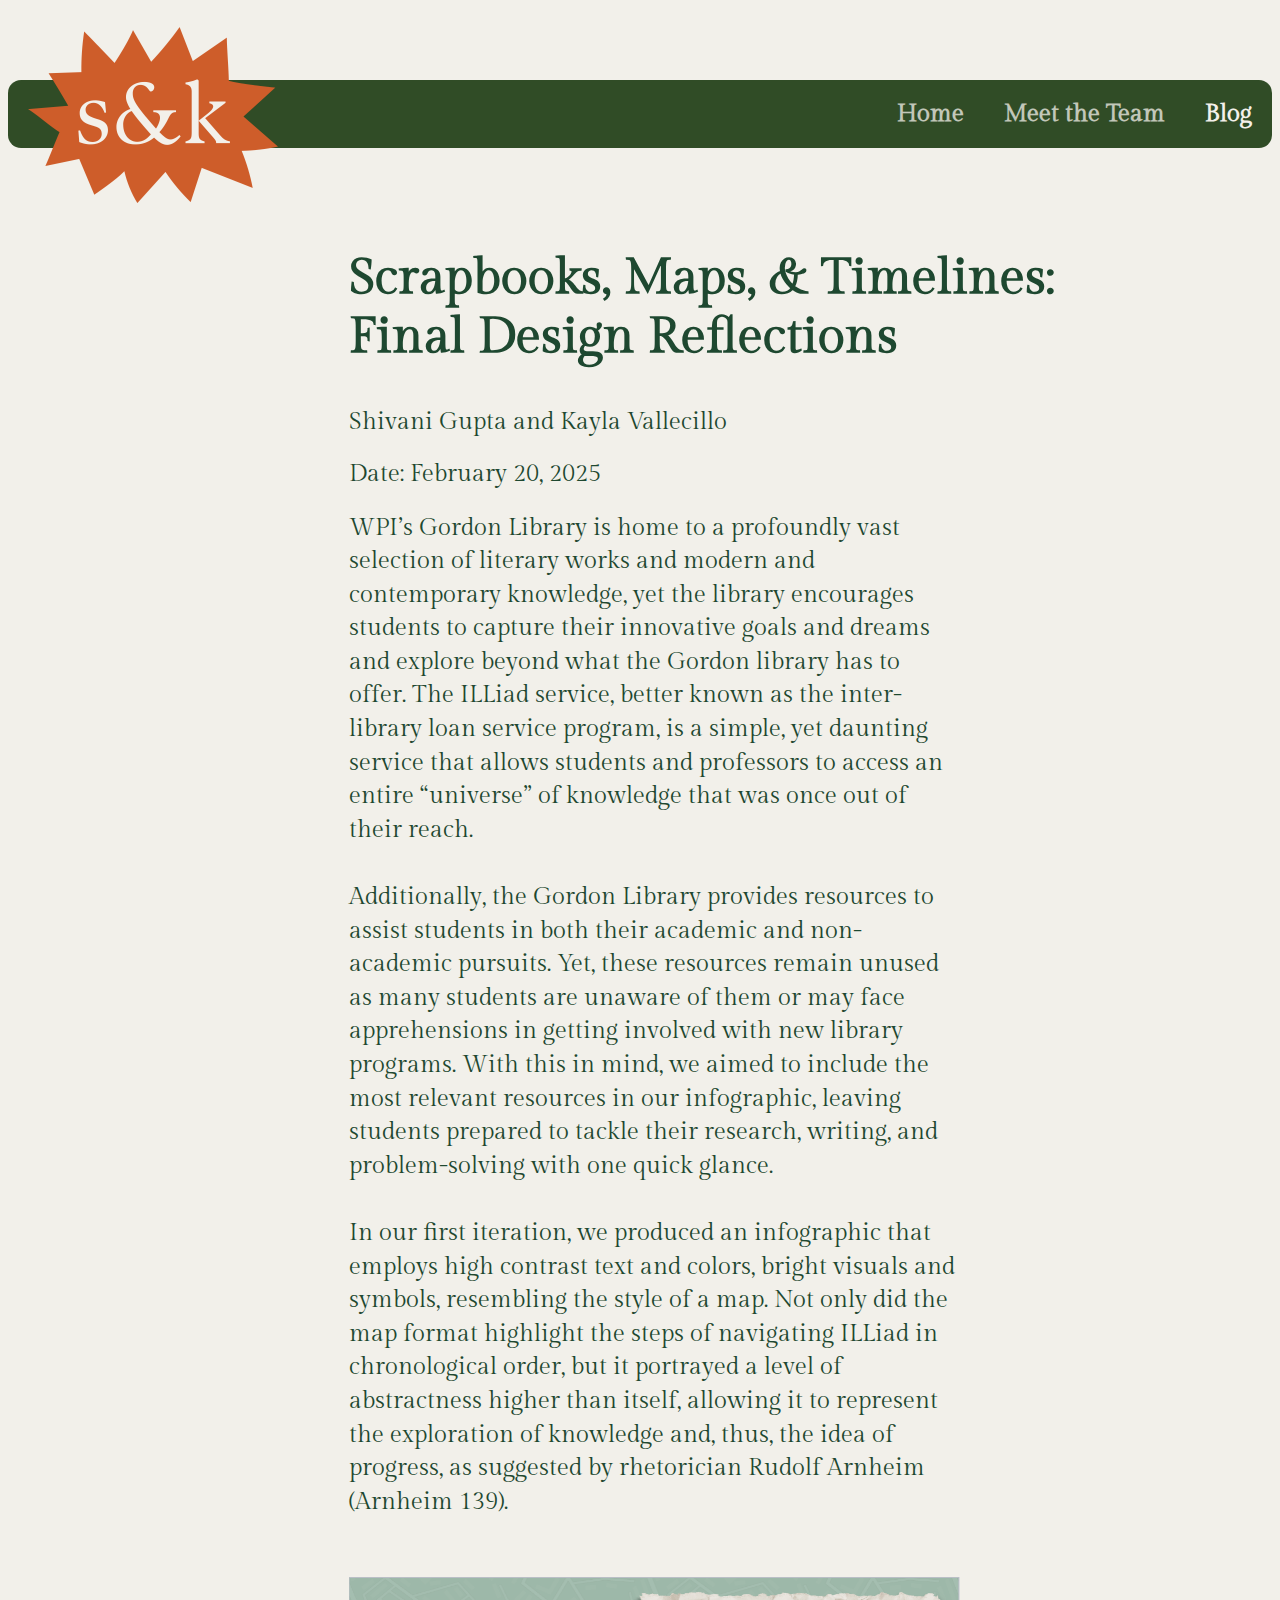
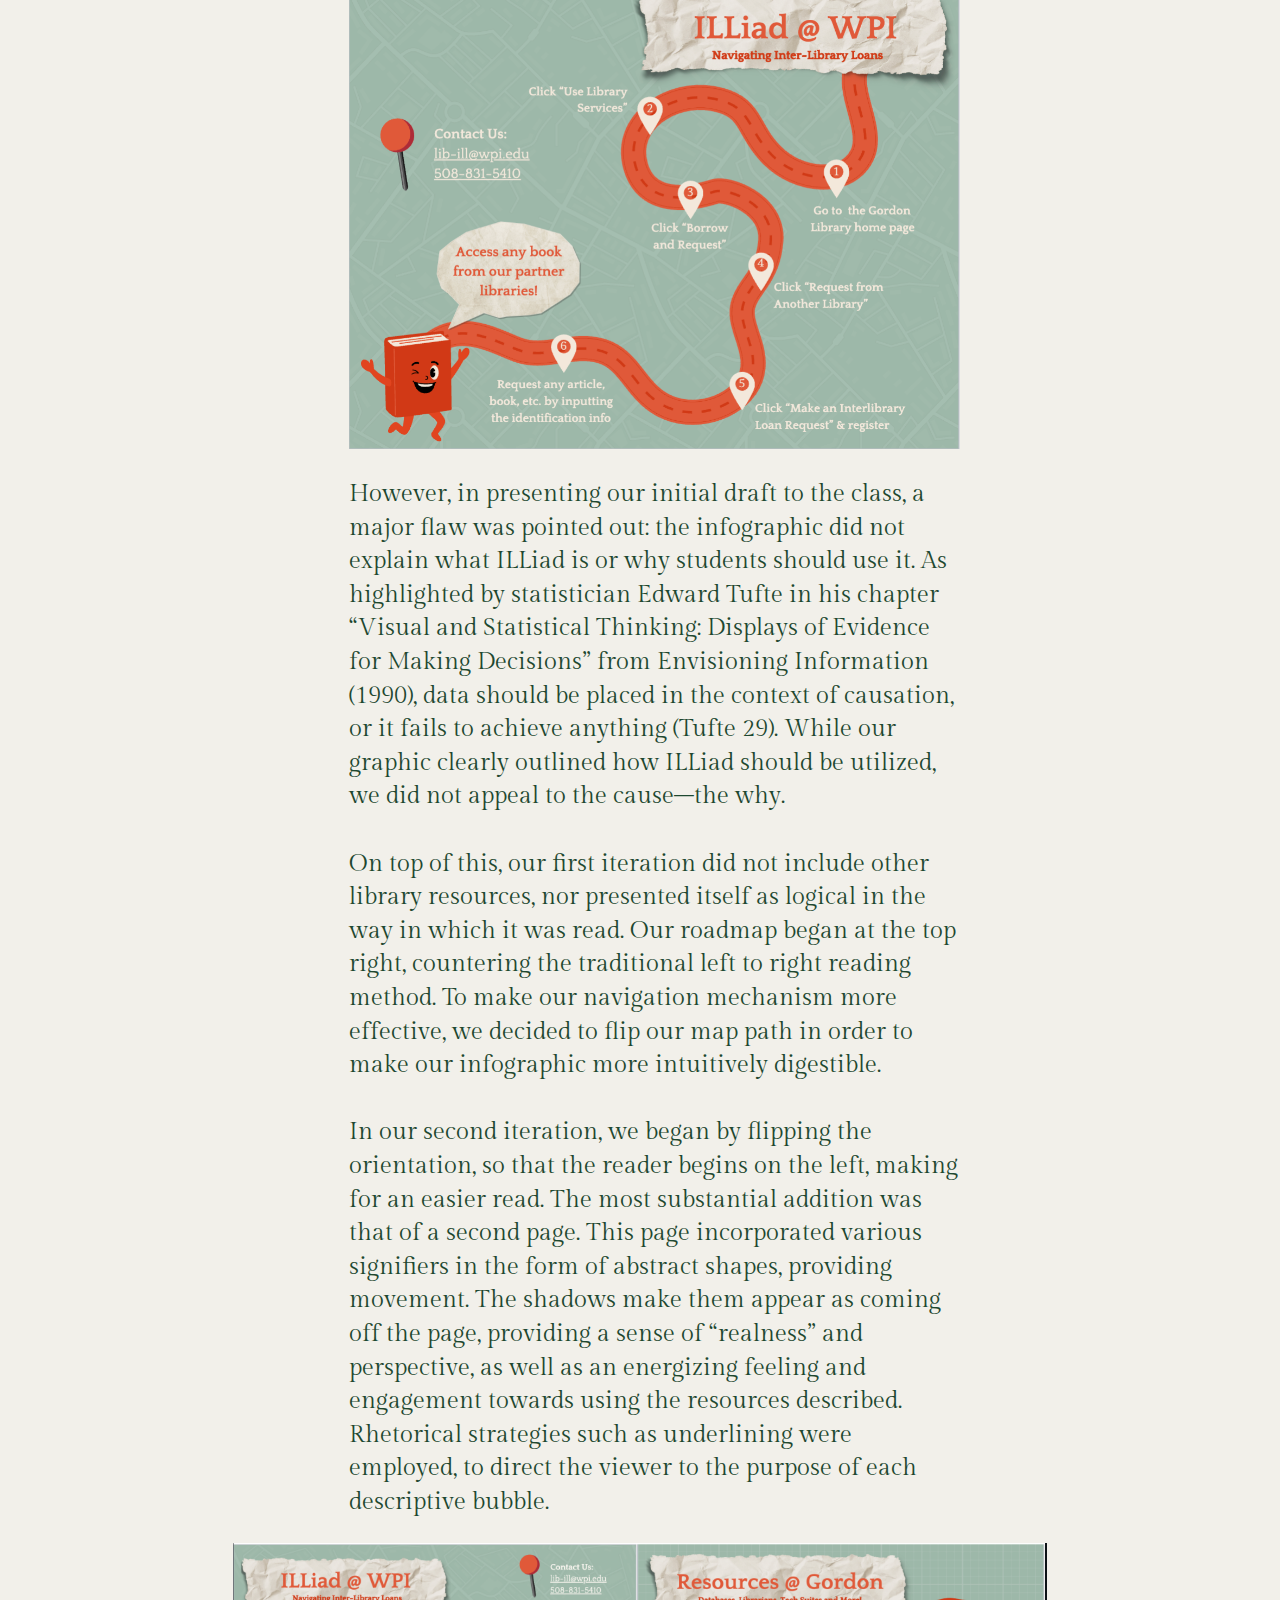
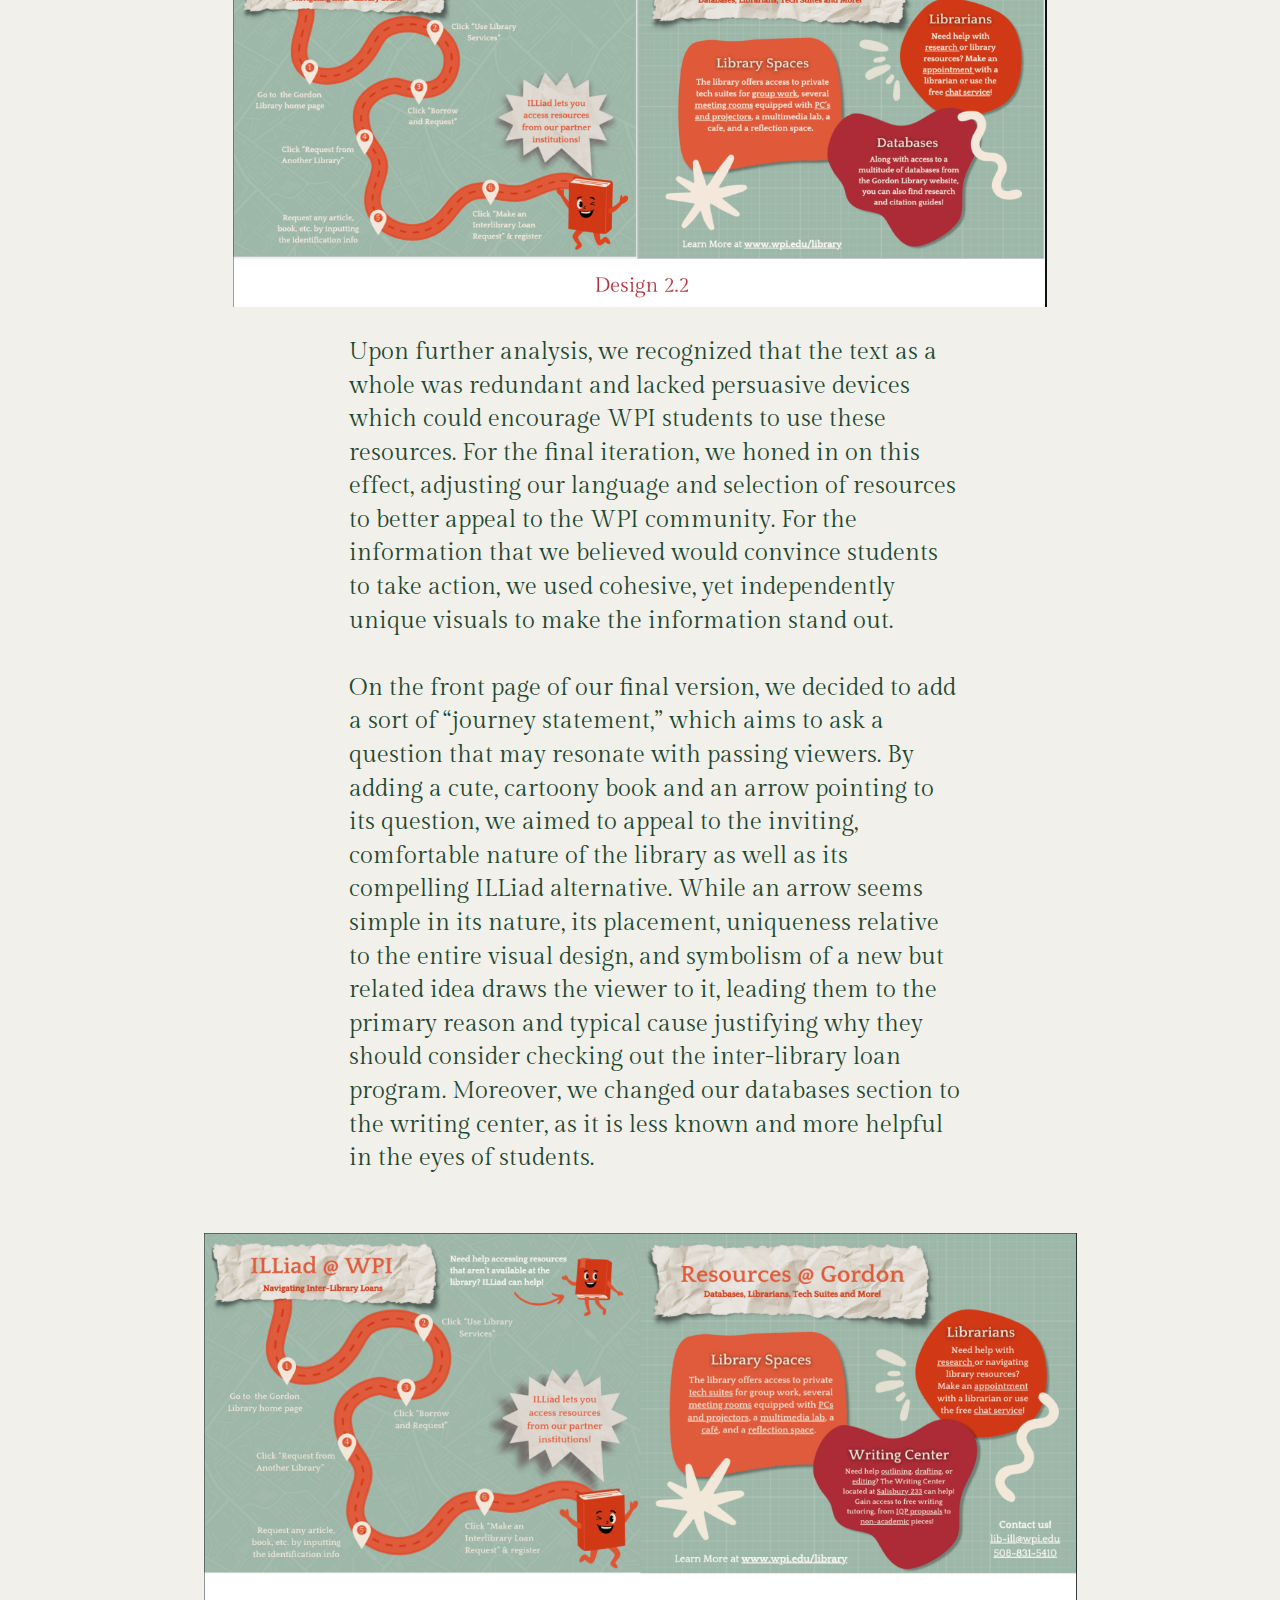
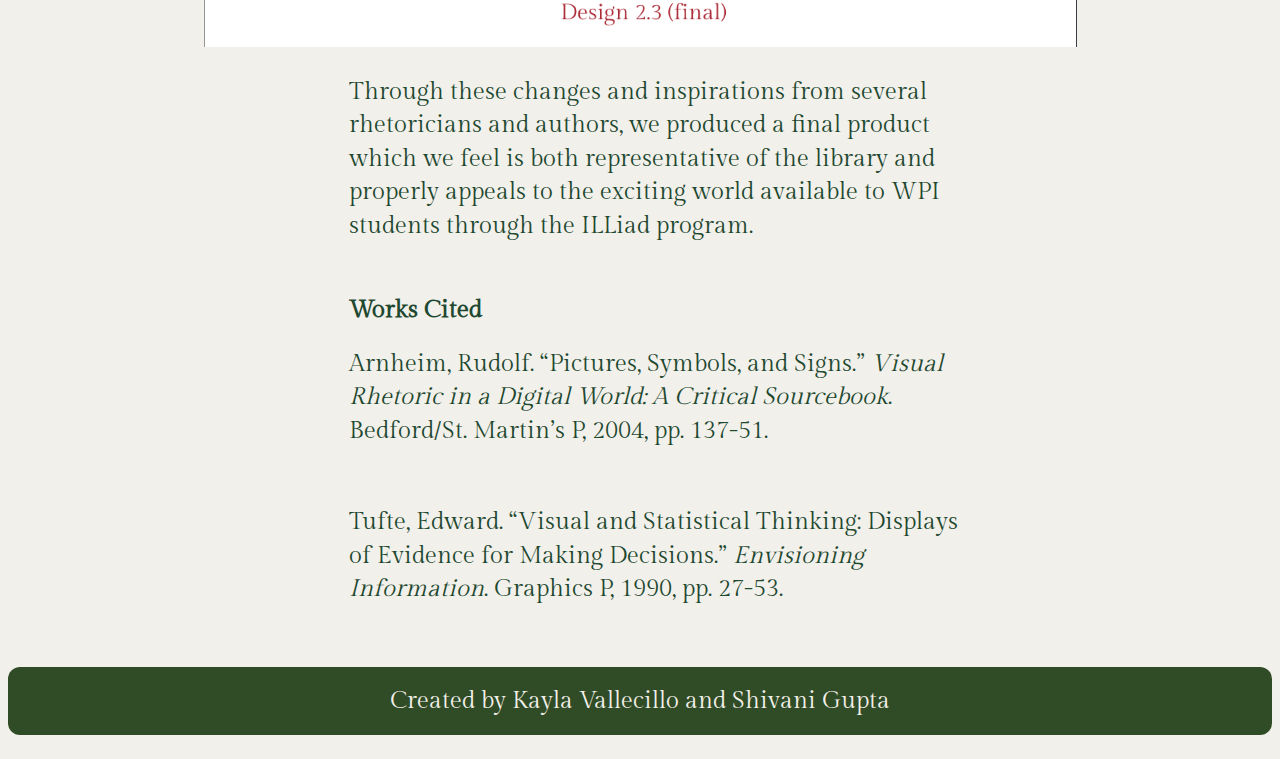
<file: blog-post-5.html>
<!DOCTYPE html>
<html lang="en">

<head>
    <meta charset="UTF-8">
    <meta name="viewport" content="width=device-width, initial-scale=1.0">
    <title>Blog Post #5</title>
    <link rel="stylesheet" href="home.css">
    <style>
        @import url('https://fonts.googleapis.com/css2?family=Gilda+Display&display=swap');
    </style>
</head>

<body>
    <div style="vertical-align: middle;">
        <header>
            <img src="Pictures/sk-logo.png"
                style="width: 250px; padding-left: 20px; padding-top: 10px; z-index: 3; position: relative; top: -100px;"
                alt="Shivani & Kayla's Blog Logo">
        </header>

        <nav>
            <div class="nav">
                <a class="nav-link nav-link-ltr" href="index.html">Home</a>
                <a class="nav-link nav-link-ltr" href="meet-the-team.html">Meet the Team</a>
                <a class="nav-link nav-link-ltr active" href="background.html">Blog</a>
            </div>
        </nav>

        <div style="margin-top: 100px;"></div>
        <div style="margin-left: 50px; margin-right: 50px;">

            <h2 style="font-size: 50px; margin-left: 25%;"><b>Scrapbooks, Maps, & Timelines:<br>Final Design Reflections
                </b></h1>

                <div style="margin-left: 25%;">

                    <p><span> Shivani Gupta and Kayla Vallecillo</span></p>
                    <p>Date: <span>February 20, 2025</span></p>
                    <p style="line-height: 1.4; width: 70%;">WPI’s Gordon Library is home to a profoundly vast selection
                        of literary works and modern and contemporary knowledge, yet the library encourages students to
                        capture their innovative goals and dreams and explore beyond what the Gordon library has to
                        offer. The ILLiad service, better known as the inter-library loan service program, is a simple,
                        yet daunting service that allows students and professors to access an entire “universe” of
                        knowledge that was once out of their reach.
                        <br><br>

                        Additionally, the Gordon Library provides resources to assist students in both their academic
                        and non-academic pursuits. Yet, these resources remain unused as many students are unaware of
                        them or may face apprehensions in getting involved with new library programs. With this in mind,
                        we aimed to include the most relevant resources in our infographic, leaving students prepared to
                        tackle their research, writing, and problem-solving with one quick glance.
                        <br><br>

                        In our first iteration, we produced an infographic that employs high contrast text and colors,
                        bright visuals and symbols, resembling the style of a map. Not only did the map format highlight
                        the steps of navigating ILLiad in chronological order, but it portrayed a level of abstractness
                        higher than itself, allowing it to represent the exploration of knowledge and, thus, the idea of
                        progress, as suggested by rhetorician Rudolf Arnheim (Arnheim 139).<br><br>
                    </p>

                    <img src="Pictures/2.1.png" style="width: 70%;">

                    <p style="line-height: 1.4; width: 70%;">However, in presenting our initial draft to the class, a
                        major flaw was pointed out: the infographic did not explain what ILLiad is or why students
                        should use it. As highlighted by statistician Edward Tufte in his chapter “Visual and
                        Statistical Thinking: Displays of Evidence for Making Decisions” from Envisioning Information
                        (1990), data should be placed in the context of causation, or it fails to achieve anything
                        (Tufte 29). While our graphic clearly outlined how ILLiad should be utilized, we did not appeal
                        to the cause–the why.<br><br>

                        On top of this, our first iteration did not include other library resources, nor presented
                        itself as logical in the way in which it was read. Our roadmap began at the top right,
                        countering the traditional left to right reading method. To make our navigation mechanism more
                        effective, we decided to flip our map path in order to make our infographic more intuitively
                        digestible.<br><br>

                        In our second iteration, we began by flipping the orientation, so that the reader begins on the
                        left, making for an easier read. The most substantial addition was that of a second page. This
                        page incorporated various signifiers in the form of abstract shapes, providing movement. The
                        shadows make them appear as coming off the page, providing a sense of “realness” and
                        perspective, as well as an energizing feeling and engagement towards using the resources
                        described. Rhetorical strategies such as underlining were employed, to direct the viewer to the
                        purpose of each descriptive bubble.
                        <br>
                    </p>

                </div>

                <img src="Pictures/2.2.png" style="width: 70%; margin-left: 15%;">

                <div style="margin-left: 25%;">

                    <p style="line-height: 1.4; width: 70%;">

                        Upon further analysis, we recognized that the text as a whole was redundant and lacked
                        persuasive devices which could encourage WPI students to use these resources. For the final
                        iteration, we honed in on this effect, adjusting our language and selection of resources to
                        better appeal to the WPI community. For the information that we believed would convince students
                        to take action, we used cohesive, yet independently unique visuals to make the information stand
                        out.<br><br>

                        On the front page of our final version, we decided to add a sort of “journey statement,” which
                        aims to ask a question that may resonate with passing viewers. By adding a cute, cartoony book
                        and an arrow pointing to its question, we aimed to appeal to the inviting, comfortable nature of
                        the library as well as its compelling ILLiad alternative. While an arrow seems simple in its
                        nature, its placement, uniqueness relative to the entire visual design, and symbolism of a new
                        but related idea draws the viewer to it, leading them to the primary reason and typical cause
                        justifying why they should consider checking out the inter-library loan program. Moreover, we
                        changed our databases section to the writing center, as it is less known and more helpful in the
                        eyes of students.<br><br>
                    </p>

                </div>

                <img src="Pictures/2.3.png" style="width: 75%; margin-left: 12.5%;">

                <div style="margin-left: 25%;">

                    <p style="line-height: 1.4; width: 70%;">
                        Through these changes and inspirations from several rhetoricians and authors, we produced a
                        final product which we feel is both representative of the library and properly appeals to the
                        exciting world available to WPI students through the ILLiad program.


                    </p>


                    <p><br><b>Works Cited</b></p>

                    <div>
                        <p style="line-height: 1.4; width: 70%;">
                            Arnheim, Rudolf. “Pictures, Symbols, and Signs.” <i>Visual Rhetoric in a Digital World: A
                                Critical Sourcebook</i>. Bedford/St. Martin’s P, 2004, pp. 137-51.<br><br>
                        </p>
                        <p style="line-height: 1.4; width: 70%;">
                            Tufte, Edward. “Visual and Statistical Thinking: Displays of Evidence for Making Decisions.”
                            <i>Envisioning Information</i>. Graphics P, 1990, pp. 27-53.
                        </p>

                    </div>

                </div>


        </div>
        <div style="margin-top: 60px;"></div>

        <footer>
            <p class="footerstyle"> Created by Kayla Vallecillo and Shivani Gupta</p>
        </footer>
</body>

</html>
</file>
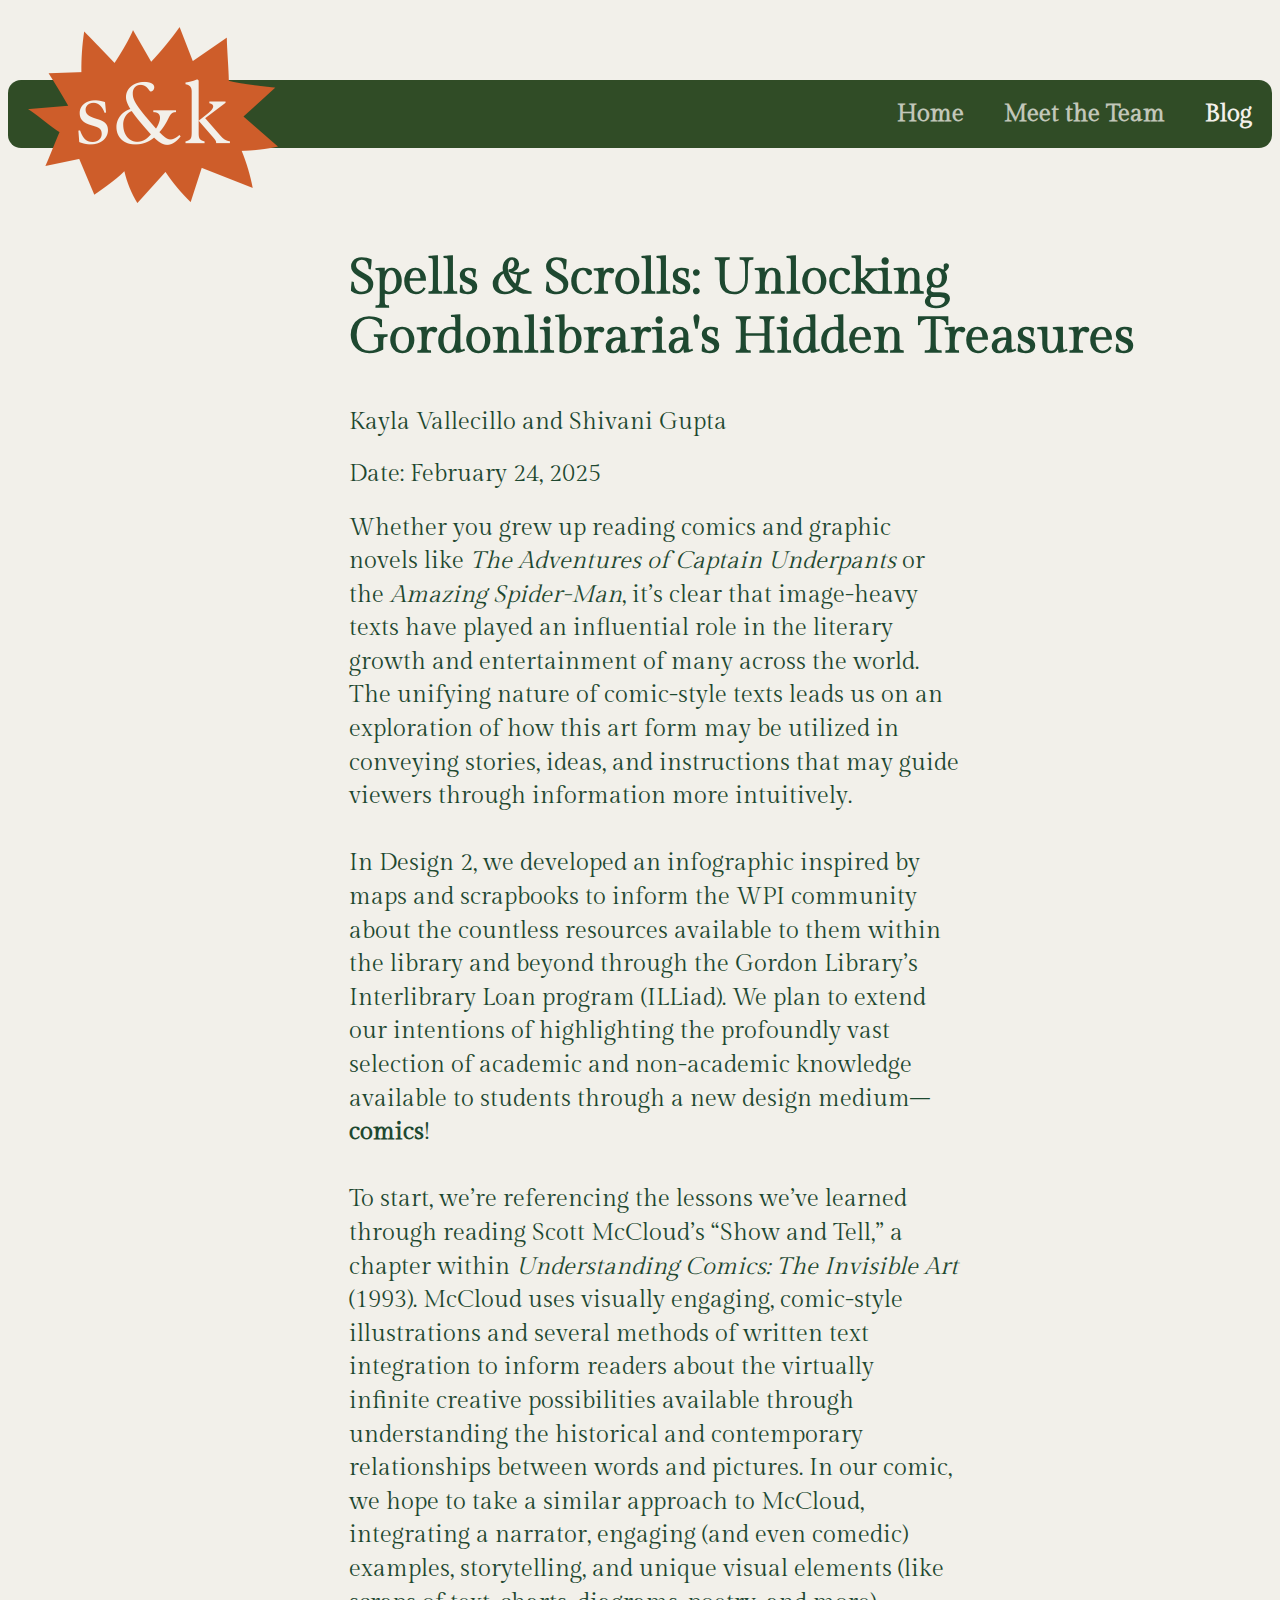
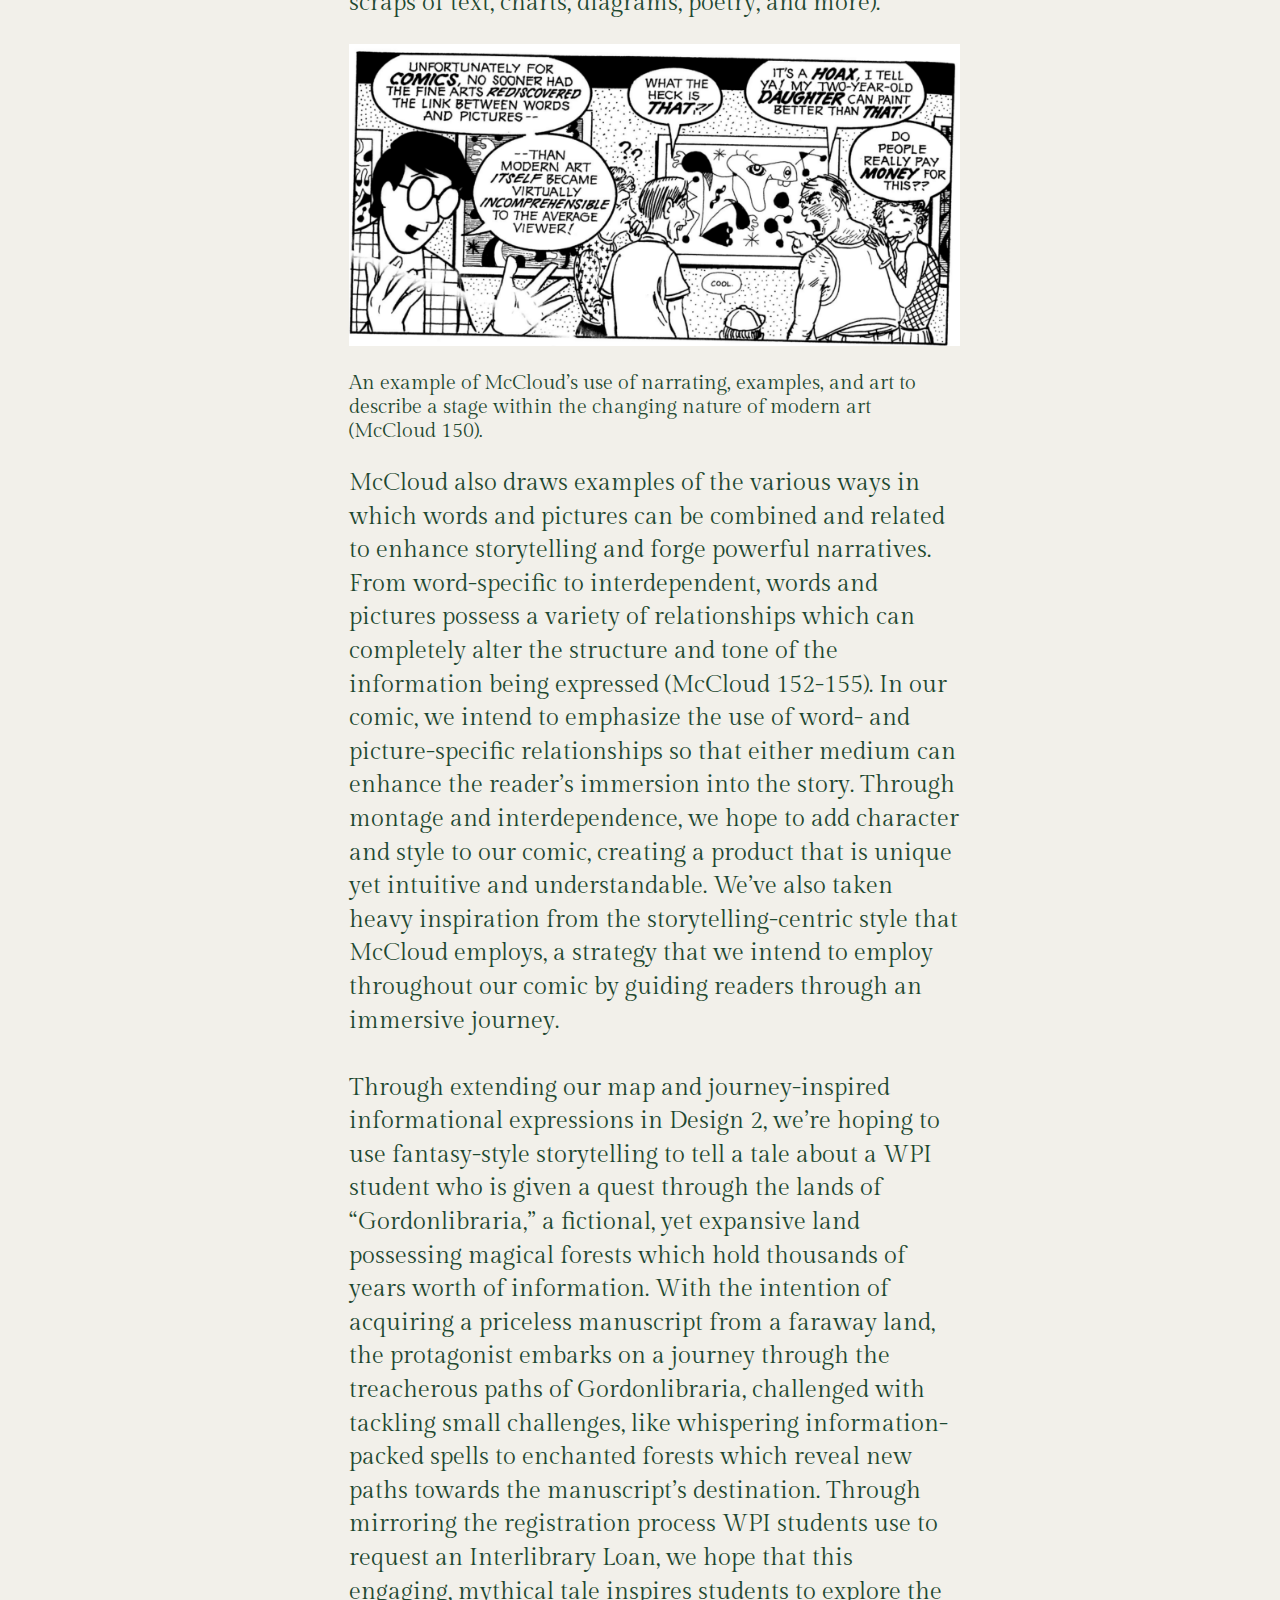
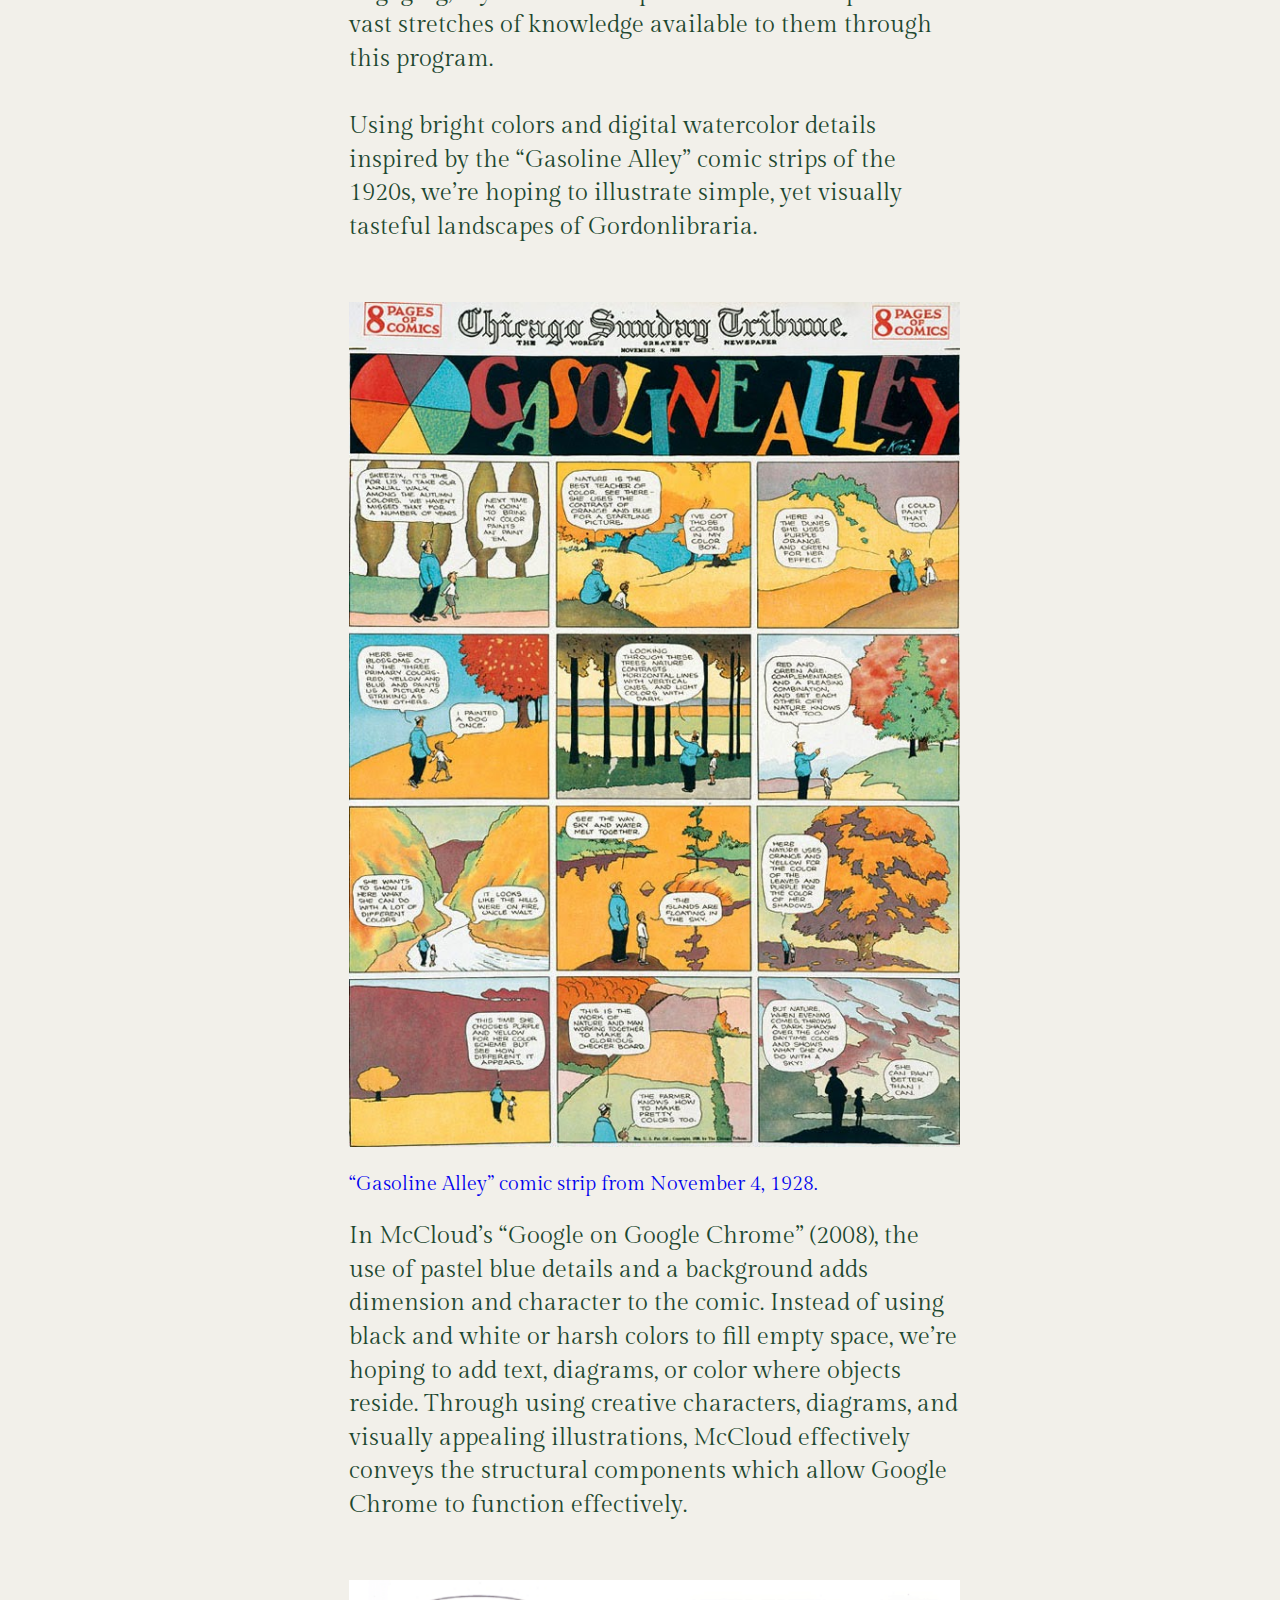
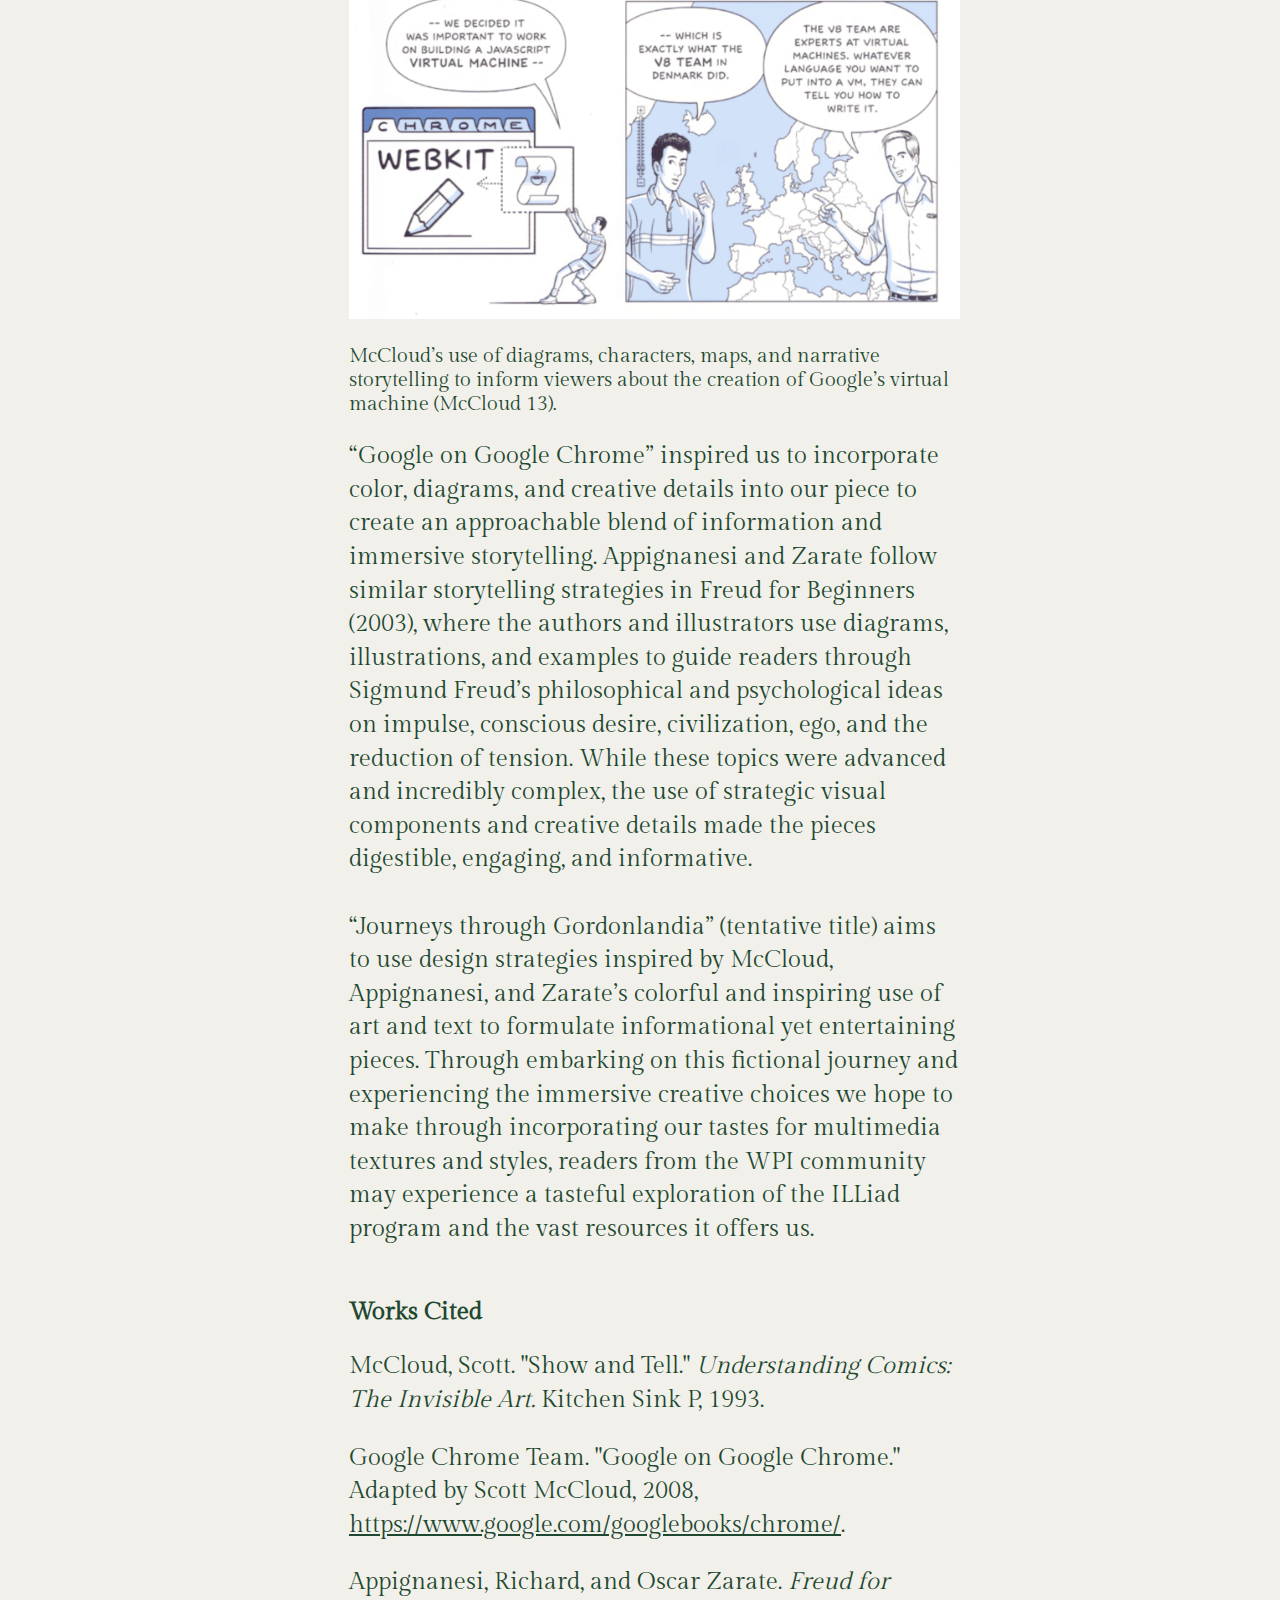
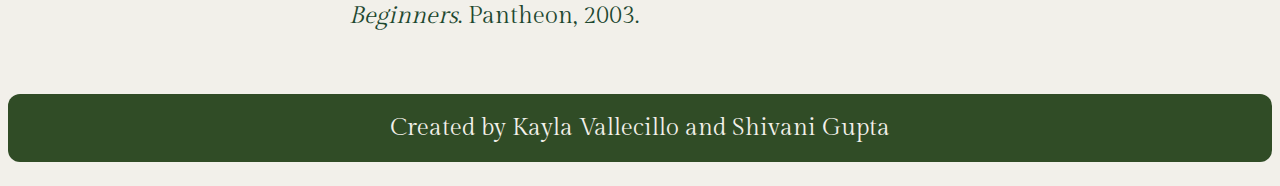
<file: blog-post-6.html>
<!DOCTYPE html>
<html lang="en">

<head>
    <meta charset="UTF-8">
    <meta name="viewport" content="width=device-width, initial-scale=1.0">
    <title>Blog Post #6</title>
    <link rel="stylesheet" href="home.css">
    <style>
        @import url('https://fonts.googleapis.com/css2?family=Gilda+Display&display=swap');
    </style>
</head>

<body>
    <div style="vertical-align: middle;">
        <header>
            <img src="Pictures/sk-logo.png"
                style="width: 250px; padding-left: 20px; padding-top: 10px; z-index: 3; position: relative; top: -100px;"
                alt="Shivani & Kayla's Blog Logo">
        </header>

        <nav>
            <div class="nav">
                <a class="nav-link nav-link-ltr" href="index.html">Home</a>
                <a class="nav-link nav-link-ltr" href="meet-the-team.html">Meet the Team</a>
                <a class="nav-link nav-link-ltr active" href="background.html">Blog</a>
            </div>
        </nav>

        <div style="margin-top: 100px;"></div>
        <div style="margin-left: 50px; margin-right: 50px;">

            <h2 style="font-size: 50px; margin-left: 25%;"><b>Spells & Scrolls: Unlocking <br>Gordonlibraria's Hidden
                    Treasures
                </b></h1>

                <div style="margin-left: 25%;">

                    <p><span>Kayla Vallecillo and Shivani Gupta</span></p>
                    <p>Date: <span>February 24, 2025</span></p>
                    <p style="line-height: 1.4; width: 70%;">Whether you grew up reading comics and graphic novels like
                        <i>The Adventures of Captain Underpants</i> or the <i>Amazing Spider-Man</i>, it’s clear that
                        image-heavy
                        texts have played an influential role in the literary growth and entertainment of many across
                        the world. The unifying nature of comic-style texts leads us on an exploration of how this art
                        form may be utilized in conveying stories, ideas, and instructions that may guide viewers
                        through information more intuitively.
                        <br><br>

                        In Design 2, we developed an infographic inspired by maps and scrapbooks to inform the WPI
                        community about the countless resources available to them within the library and beyond through
                        the Gordon Library’s Interlibrary Loan program (ILLiad). We plan to extend our intentions of
                        highlighting the profoundly vast selection of academic and non-academic knowledge available to
                        students through a new design medium–<b>comics</b>!

                        <br><br>

                        To start, we’re referencing the lessons we’ve learned through reading Scott McCloud’s “Show and
                        Tell,” a chapter within <i>Understanding Comics: The Invisible Art</i> (1993). McCloud uses
                        visually
                        engaging, comic-style illustrations and several methods of written text integration to inform
                        readers about the virtually infinite creative possibilities available through understanding the
                        historical and contemporary relationships between words and pictures. In our comic, we hope to
                        take a similar approach to McCloud, integrating a narrator, engaging (and even comedic)
                        examples, storytelling, and unique visual elements (like scraps of text, charts, diagrams,
                        poetry, and more).<br>
                    </p>

                    <img src="Pictures/mccloud1.png" style="width: 70%;">
                    <p style="font-size: 20px; width: 70%;">An example of McCloud’s use of narrating, examples, and art
                        to describe a stage within the changing nature of modern art (McCloud 150).<br></p>

                    <p style="line-height: 1.4; width: 70%;">McCloud also draws examples of the various ways in which
                        words and pictures can be combined and related to enhance storytelling and forge powerful
                        narratives. From word-specific to interdependent, words and pictures possess a variety of
                        relationships which can completely alter the structure and tone of the information being
                        expressed (McCloud 152-155). In our comic, we intend to emphasize the use of word- and
                        picture-specific relationships so that either medium can enhance the reader’s immersion into the
                        story. Through montage and interdependence, we hope to add character and style to our comic,
                        creating a product that is unique yet intuitive and understandable. We’ve also taken heavy
                        inspiration from the storytelling-centric style that McCloud employs, a strategy that we intend
                        to employ throughout our comic by guiding readers through an immersive journey.
                        <br><br>

                        Through extending our map and journey-inspired informational expressions in Design 2, we’re
                        hoping to use fantasy-style storytelling to tell a tale about a WPI student who is given a quest
                        through the lands of “Gordonlibraria,” a fictional, yet expansive land possessing magical
                        forests which hold thousands of years worth of information. With the intention of acquiring a
                        priceless manuscript from a faraway land, the protagonist embarks on a journey through the
                        treacherous paths of Gordonlibraria, challenged with tackling small challenges, like whispering
                        information-packed spells to enchanted forests which reveal new paths towards the manuscript’s
                        destination. Through mirroring the registration process WPI students use to request an
                        Interlibrary Loan, we hope that this engaging, mythical tale inspires students to explore the
                        vast stretches of knowledge available to them through this program.<br><br>

                        Using bright colors and digital watercolor details inspired by the “Gasoline Alley” comic strips
                        of the 1920s, we’re hoping to illustrate simple, yet visually tasteful landscapes of
                        Gordonlibraria.<br>
                        <br>
                    </p>



                    <img src="Pictures/gasolinealley.jpg" style="width: 70%;">
                    <a href="https://thechildrenswar.blogspot.com/2015/02/sunday-funnies-20-gasoline-alley-1921.html">
                        <p style="font-size: 20px; width: 70%;">“Gasoline Alley” comic strip from November 4, 1928.<br>
                        </p>
                    </a>

                </div>

                <div style="margin-left: 25%;">

                    <p style="line-height: 1.4; width: 70%;">

                        In McCloud’s “Google on Google Chrome” (2008), the use of pastel blue details and a background
                        adds dimension and character to the comic. Instead of using black and white or harsh colors to
                        fill empty space, we’re hoping to add text, diagrams, or color where objects reside. Through
                        using creative characters, diagrams, and visually appealing illustrations, McCloud effectively
                        conveys the structural components which allow Google Chrome to function effectively.<br><br></p>

                    <img src="Pictures/mccloud2.png" style="width: 70%;">
                    <p style="font-size: 20px; width: 70%;">McCloud’s use of diagrams, characters, maps, and narrative
                        storytelling to inform viewers about
                        the creation of Google’s virtual machine (McCloud 13).</p>

                </div>

                <div style="margin-left: 25%;">

                    <p style="line-height: 1.4; width: 70%;">
                        “Google on Google Chrome” inspired us to incorporate color, diagrams, and creative details into
                        our piece to create an approachable blend of information and immersive storytelling. Appignanesi
                        and Zarate follow similar storytelling strategies in Freud for Beginners (2003), where the
                        authors and illustrators use diagrams, illustrations, and examples to guide readers through
                        Sigmund Freud’s philosophical and psychological ideas on impulse, conscious desire,
                        civilization, ego, and the reduction of tension. While these topics were advanced and incredibly
                        complex, the use of strategic visual components and creative details made the pieces digestible,
                        engaging, and informative.<br><br>

                        “Journeys through Gordonlandia” (tentative title) aims to use design strategies inspired by
                        McCloud, Appignanesi, and Zarate’s colorful and inspiring use of art and text to formulate
                        informational yet entertaining pieces. Through embarking on this fictional journey and
                        experiencing the immersive creative choices we hope to make through incorporating our tastes for
                        multimedia textures and styles, readers from the WPI community may experience a tasteful
                        exploration of the ILLiad program and the vast resources it offers us.<br>

                    </p>


                    <p><br><b>Works Cited</b></p>

                    <div>
                        <p style="line-height: 1.4; width: 70%;">
                            McCloud, Scott. "Show and Tell." <i>Understanding Comics: The Invisible Art.</i> Kitchen Sink P, 1993.<br>
                        </p>
                        <p style="line-height: 1.4; width: 70%;">
                            Google Chrome Team. "Google on Google Chrome." Adapted by Scott McCloud, 2008, <u>https://www.google.com/googlebooks/chrome/</u>.

                        </p>
                        <p style="line-height: 1.4; width: 70%;">
                            Appignanesi, Richard, and Oscar Zarate. <i>Freud for Beginners</i>. Pantheon, 2003.
                        </p>

                    </div>

                </div>


        </div>
        <div style="margin-top: 60px;"></div>

        <footer>
            <p class="footerstyle"> Created by Kayla Vallecillo and Shivani Gupta</p>
        </footer>
</body>

</html>
</file>
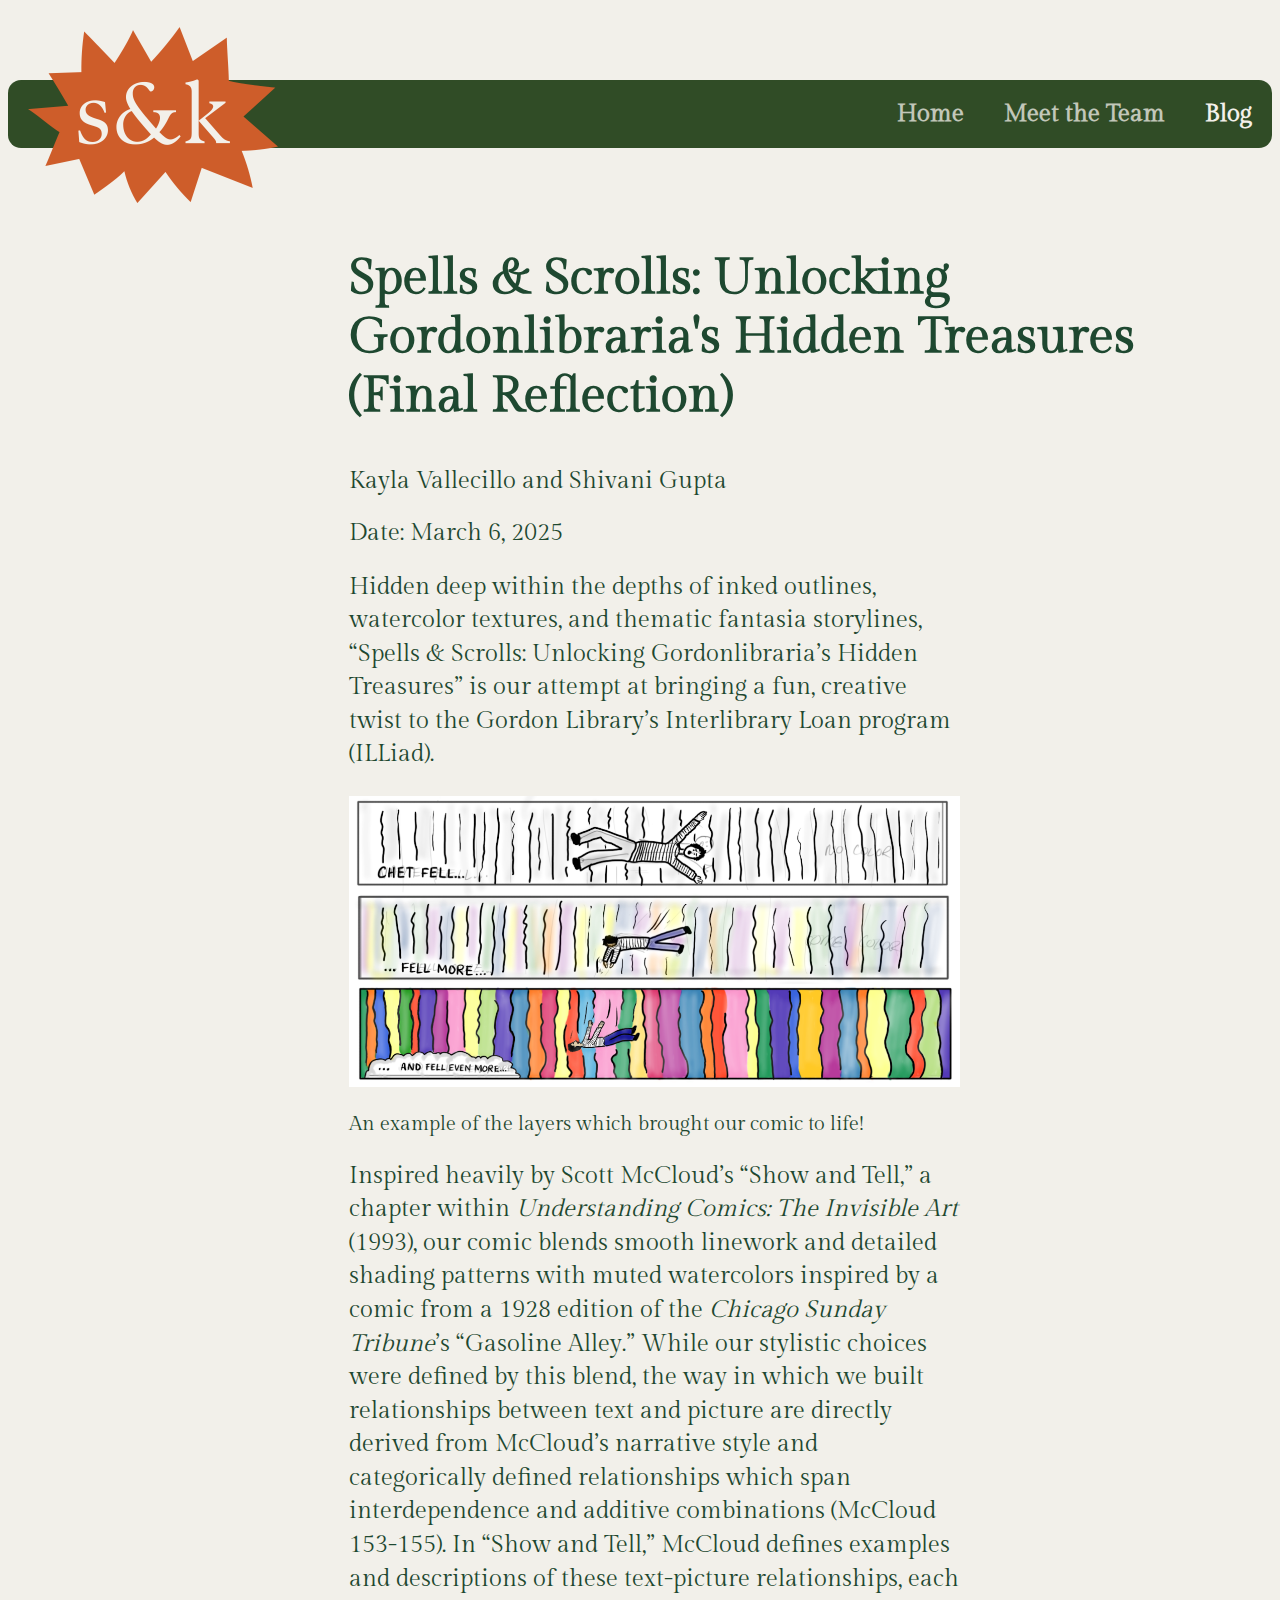
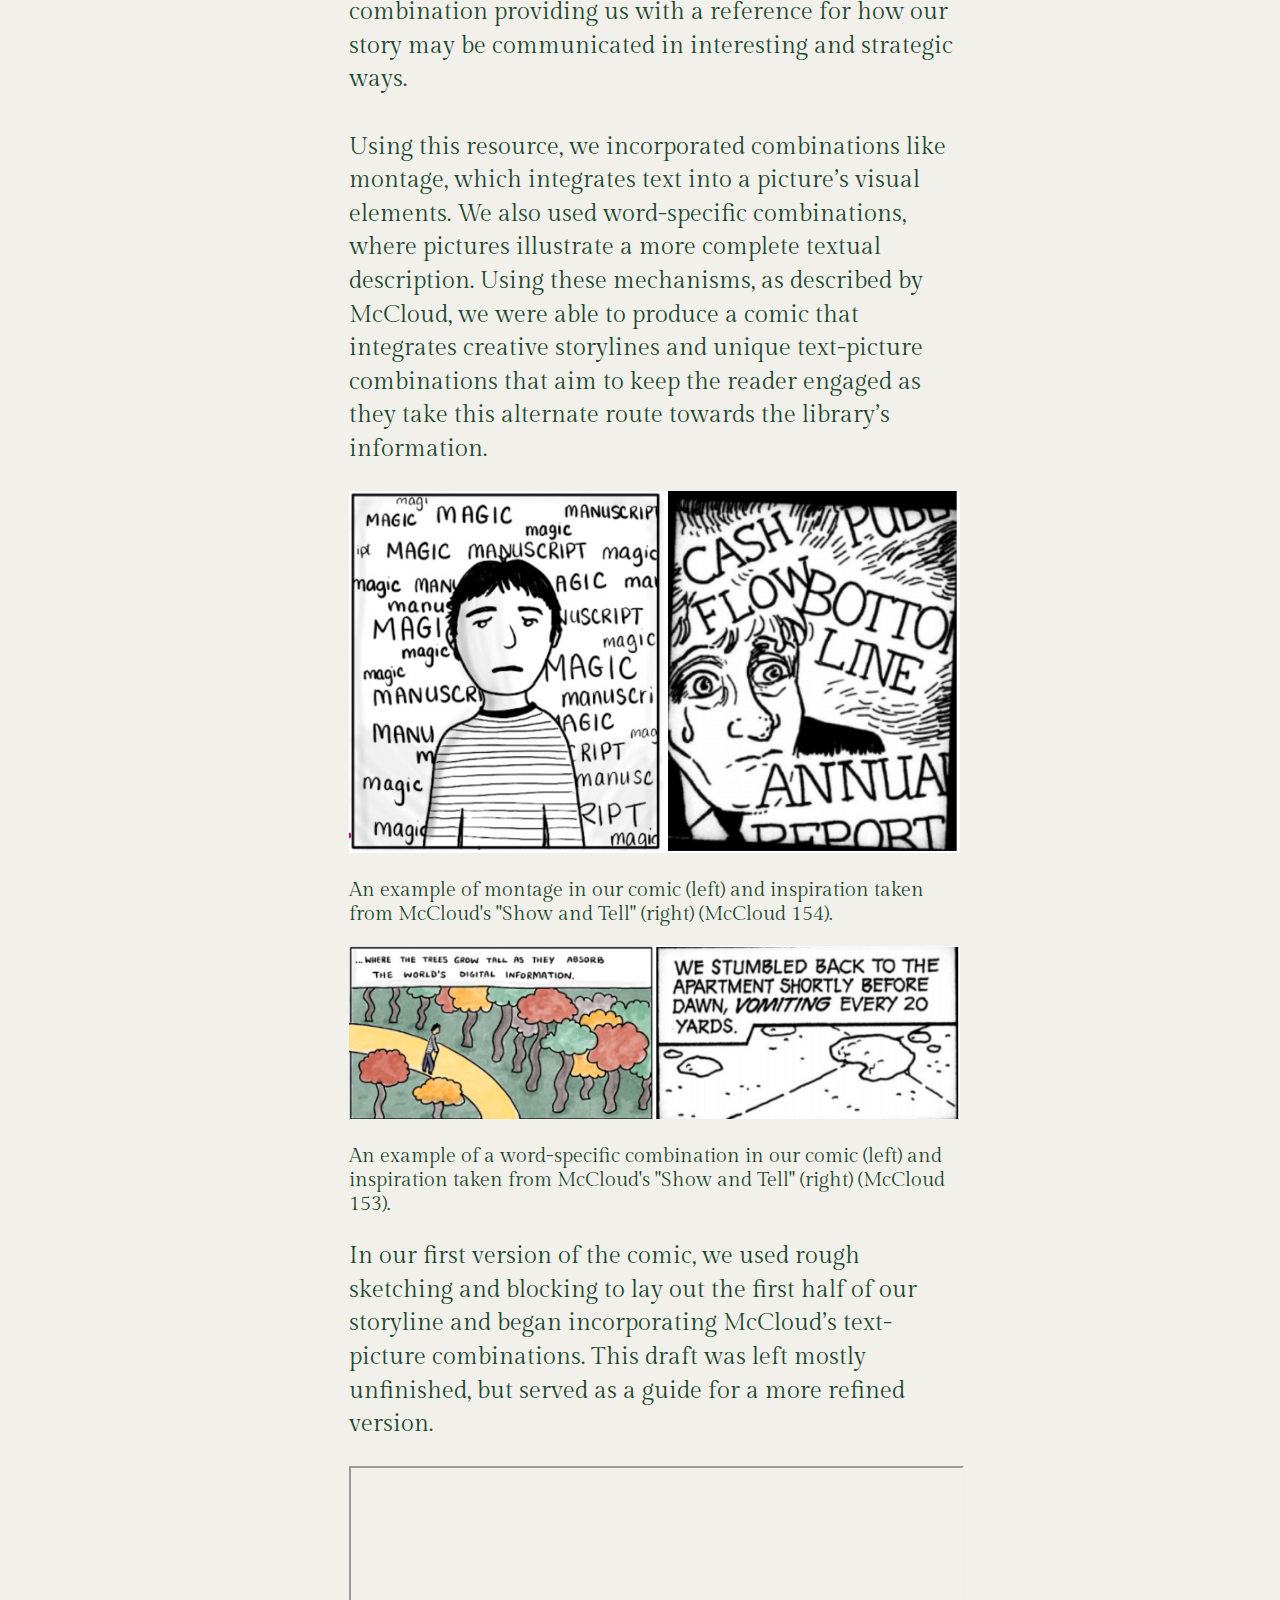
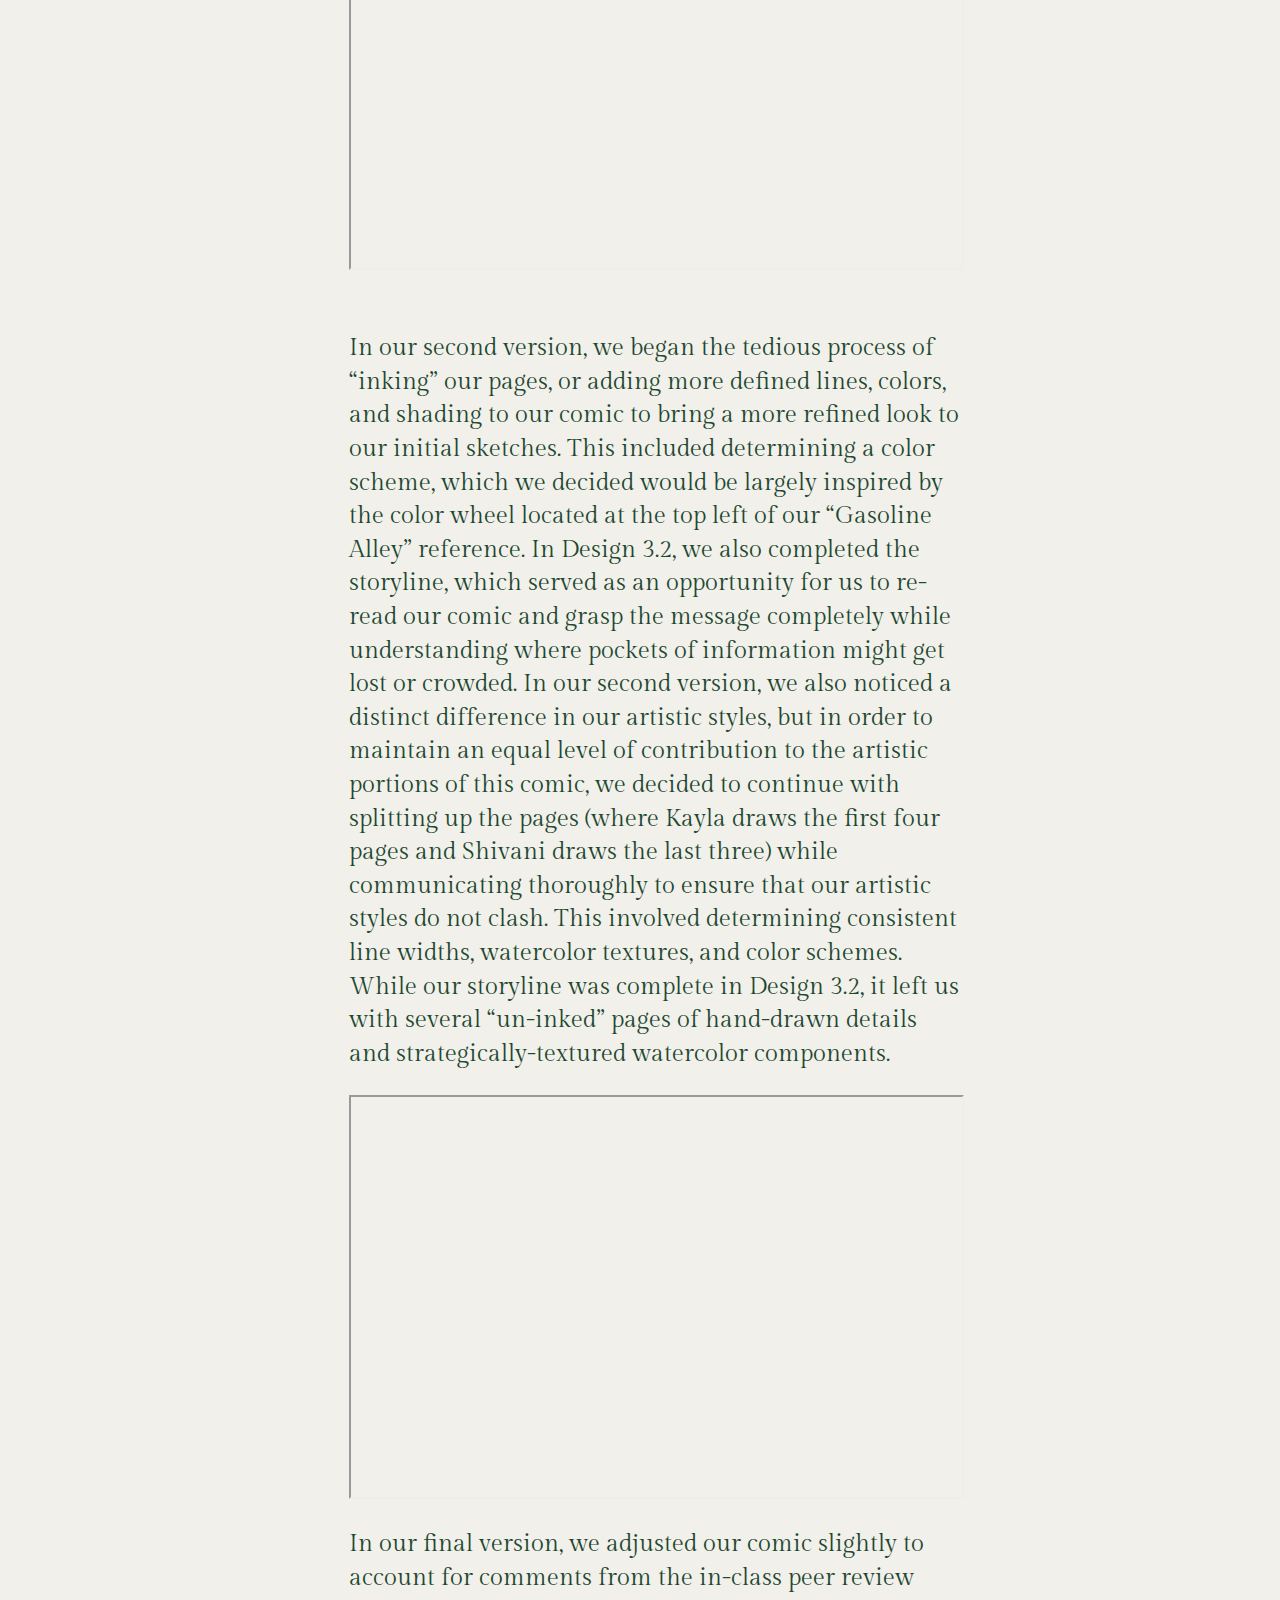
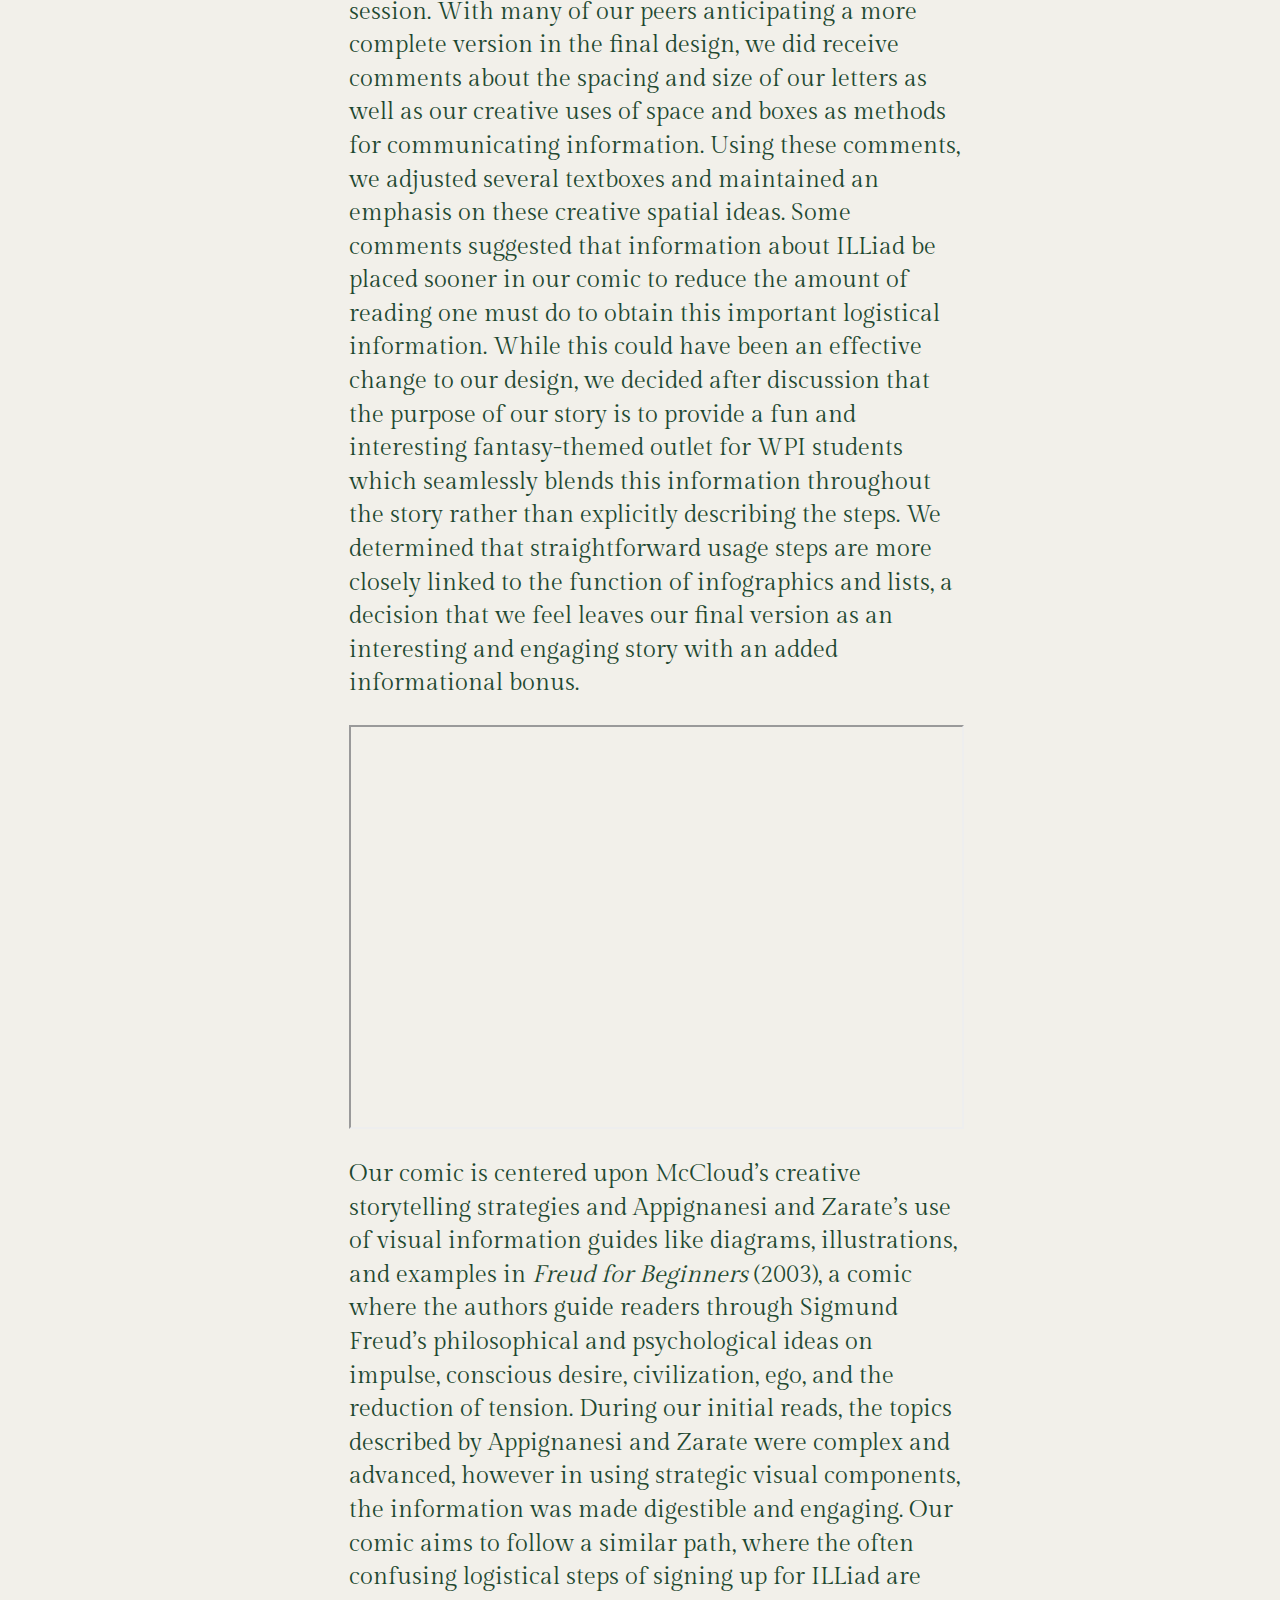
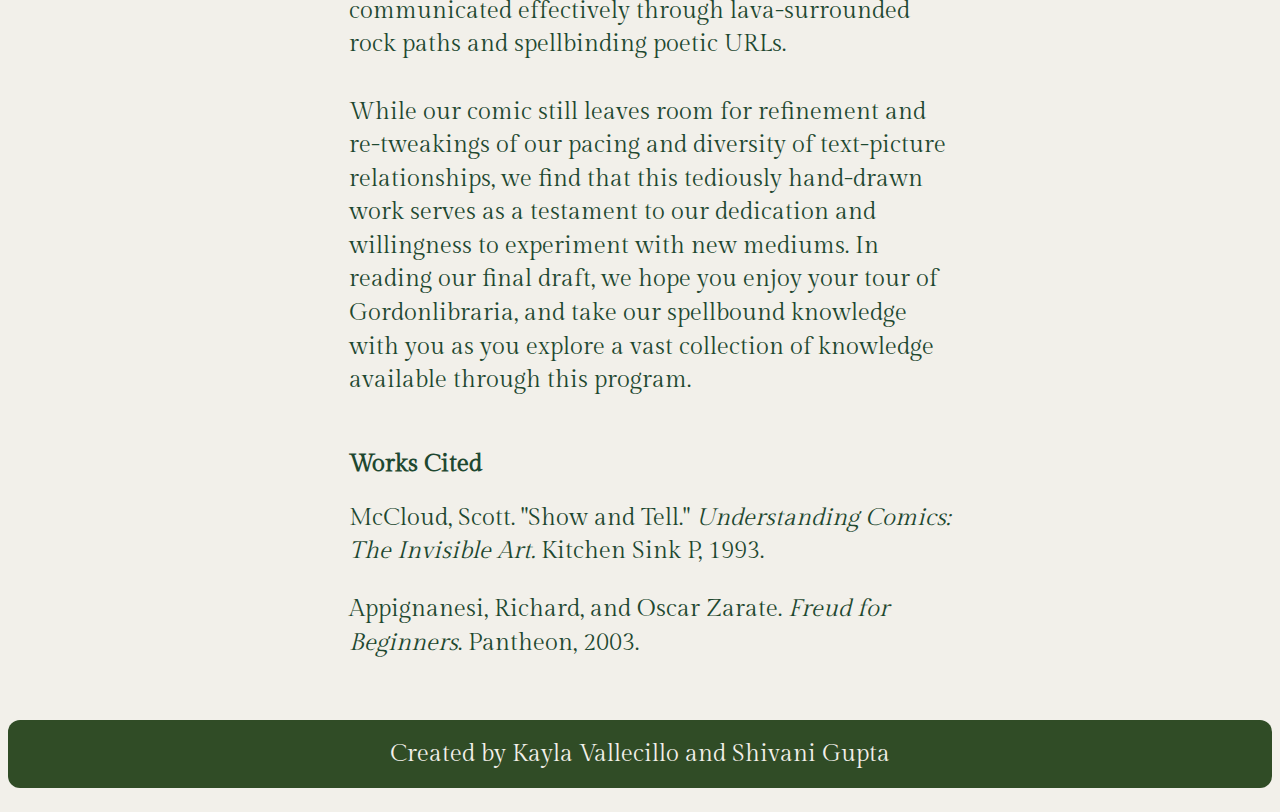
<file: blog-post-7.html>
<!DOCTYPE html>
<html lang="en">

<head>
    <meta charset="UTF-8">
    <meta name="viewport" content="width=device-width, initial-scale=1.0">
    <title>Blog Post #4</title>
    <link rel="stylesheet" href="home.css">
    <style>
        @import url('https://fonts.googleapis.com/css2?family=Gilda+Display&display=swap');
    </style>
</head>

<body>
    <div style="vertical-align: middle;">
        <header>
            <img src="Pictures/sk-logo.png"
                style="width: 250px; padding-left: 20px; padding-top: 10px; z-index: 3; position: relative; top: -100px;"
                alt="Shivani & Kayla's Blog Logo">
        </header>

        <nav>
            <div class="nav">
                <a class="nav-link nav-link-ltr" href="index.html">Home</a>
                <a class="nav-link nav-link-ltr" href="meet-the-team.html">Meet the Team</a>
                <a class="nav-link nav-link-ltr active" href="background.html">Blog</a>
            </div>
        </nav>

        <div style="margin-top: 100px;"></div>
        <div style="margin-left: 50px; margin-right: 50px;">

            <h2 style="font-size: 50px; margin-left: 25%;"><b>Spells & Scrolls: Unlocking <br>Gordonlibraria's Hidden
                    Treasures (Final Reflection)
                </b></h1>

                <div style="margin-left: 25%;">

                    <p><span>Kayla Vallecillo and Shivani Gupta</span></p>
                    <p>Date: <span>March 6, 2025</span></p>
                    <p style="line-height: 1.4; width: 70%;"> Hidden deep within the depths of inked outlines,
                        watercolor
                        textures, and thematic fantasia storylines, “Spells & Scrolls: Unlocking Gordonlibraria’s Hidden
                        Treasures” is our attempt at bringing a fun, creative twist to the Gordon Library’s Interlibrary
                        Loan program (ILLiad). <br>
                    </p>

                    <img src="Pictures/comicfinal1.png" style="width: 70%;">
                    <p style="font-size: 20px; width: 70%;">An example of the layers which brought our comic to
                        life!<br></p>

                    <p style="line-height: 1.4; width: 70%;">Inspired heavily by Scott McCloud’s “Show and Tell,” a
                        chapter within <i>Understanding Comics: The Invisible Art</i> (1993), our comic blends smooth
                        linework
                        and detailed shading patterns with muted watercolors inspired by a comic from a 1928 edition of
                        the <i>Chicago Sunday Tribune</i>’s “Gasoline Alley.” While our stylistic choices were defined
                        by this
                        blend, the way in which we built relationships between text and picture are directly derived
                        from McCloud’s narrative style and categorically defined relationships which span
                        interdependence and additive combinations (McCloud 153-155). In “Show and Tell,” McCloud defines
                        examples and descriptions of these text-picture relationships, each combination providing us
                        with a reference for how our story may be communicated in interesting and strategic ways.
                        <br><br>

                        Using this resource, we incorporated combinations like montage, which integrates text into a
                        picture’s visual elements. We also used word-specific combinations, where pictures illustrate a
                        more complete textual description. Using these mechanisms, as described by McCloud, we were able
                        to produce a comic that integrates creative storylines and unique text-picture combinations that
                        aim to keep the reader engaged as they take this alternate route towards the library’s
                        information.<br>

                    </p>

                    <img src="Pictures/montage.png" style="width: 70%;">
                    <p style="font-size: 20px; width: 70%;">An example of montage in our comic (left) and inspiration
                        taken from McCloud's "Show and Tell" (right) (McCloud 154).<br>
                    </p>

                    <img src="Pictures/comicfinal2.png" style="width: 70%;">
                    <p style="font-size: 20px; width: 70%;">An example of a word-specific combination in our comic
                        (left) and inspiration
                        taken from McCloud's "Show and Tell" (right) (McCloud 153).<br>
                    </p>

                    <p style="line-height: 1.4; width: 70%;">
                        In our first version of the comic, we used rough sketching and blocking to lay out the first
                        half of our storyline and began incorporating McCloud’s text-picture combinations. This draft
                        was left mostly unfinished, but served as a guide for a more refined version.
                    </p>

                    <iframe style="width: 70%; height: 400px" src="Pictures/comicv1.pdf"></iframe>

                    <p style="line-height: 1.4; width: 70%;"><br>In our second version, we began the tedious process of
                        “inking” our pages, or adding more defined
                        lines, colors, and shading to our comic to bring a more refined look to our initial sketches.
                        This included determining a color scheme, which we decided would be largely inspired by the
                        color wheel located at the top left of our “Gasoline Alley” reference. In Design 3.2, we also
                        completed the storyline, which served as an opportunity for us to re-read our comic and grasp
                        the message completely while understanding where pockets of information might get lost or
                        crowded. In our second version, we also noticed a distinct difference in our artistic styles,
                        but in order to maintain an equal level of contribution to the artistic portions of this comic,
                        we decided to continue with splitting up the pages (where Kayla draws the first four pages and
                        Shivani draws the last three) while communicating thoroughly to ensure that our artistic styles
                        do not clash. This involved determining consistent line widths, watercolor textures, and color
                        schemes. While our storyline was complete in Design 3.2, it left us with several “un-inked”
                        pages of hand-drawn details and strategically-textured watercolor components.<br>
                    </p>

                    <iframe style="width: 70%; height: 400px" src="Pictures/comicv2.pdf"></iframe>

                </div>

                <div style="margin-left: 25%;">

                    <p style="line-height: 1.4; width: 70%;">

                        In our final version, we adjusted our comic slightly to account for comments from the in-class
                        peer review session. With many of our peers anticipating a more complete version in the final
                        design, we did receive comments about the spacing and size of our letters as well as our
                        creative uses of space and boxes as methods for communicating information. Using these comments,
                        we adjusted several textboxes and maintained an emphasis on these creative spatial ideas. Some
                        comments suggested that information about ILLiad be placed sooner in our comic to reduce the
                        amount of reading one must do to obtain this important logistical information. While this could
                        have been an effective change to our design, we decided after discussion that the purpose of our
                        story is to provide a fun and interesting fantasy-themed outlet for WPI students which
                        seamlessly blends this information throughout the story rather than explicitly describing the
                        steps. We determined that straightforward usage steps are more closely linked to the function of
                        infographics and lists, a decision that we feel leaves our final version as an interesting and
                        engaging story with an added informational bonus.<br></p>

                        <iframe style="width: 70%; height: 400px" src="Pictures/final.pdf"></iframe>

                </div>

                <div style="margin-left: 25%;">

                    <p style="line-height: 1.4; width: 70%;">
                        Our comic is centered upon McCloud’s creative storytelling strategies and Appignanesi and
                        Zarate’s use of visual information guides like diagrams, illustrations, and examples in <i>Freud
                            for Beginners</i> (2003), a comic where the authors guide readers through Sigmund Freud’s
                        philosophical and psychological ideas on impulse, conscious desire, civilization, ego, and the
                        reduction of tension. During our initial reads, the topics described by Appignanesi and Zarate
                        were complex and advanced, however in using strategic visual components, the information was
                        made digestible and engaging. Our comic aims to follow a similar path, where the often confusing
                        logistical steps of signing up for ILLiad are communicated effectively through lava-surrounded
                        rock paths and spellbinding poetic URLs.<br><br>

                        While our comic still leaves room for refinement and re-tweakings of our pacing and diversity of
                        text-picture relationships, we find that this tediously hand-drawn work serves as a testament to
                        our dedication and willingness to experiment with new mediums. In reading our final draft, we
                        hope you enjoy your tour of Gordonlibraria, and take our spellbound knowledge with you as you
                        explore a vast collection of knowledge available through this program.<br>

                    </p>


                    <p><br><b>Works Cited</b></p>

                    <div>
                        <p style="line-height: 1.4; width: 70%;">
                            McCloud, Scott. "Show and Tell." <i>Understanding Comics: The Invisible Art.</i> Kitchen
                            Sink P, 1993.<br>
                        </p>
                        <p style="line-height: 1.4; width: 70%;">
                            Appignanesi, Richard, and Oscar Zarate. <i>Freud for Beginners</i>. Pantheon, 2003.
                        </p>

                    </div>

                </div>


        </div>
        <div style="margin-top: 60px;"></div>

        <footer>
            <p class="footerstyle"> Created by Kayla Vallecillo and Shivani Gupta</p>
        </footer>
</body>

</html>
</file>
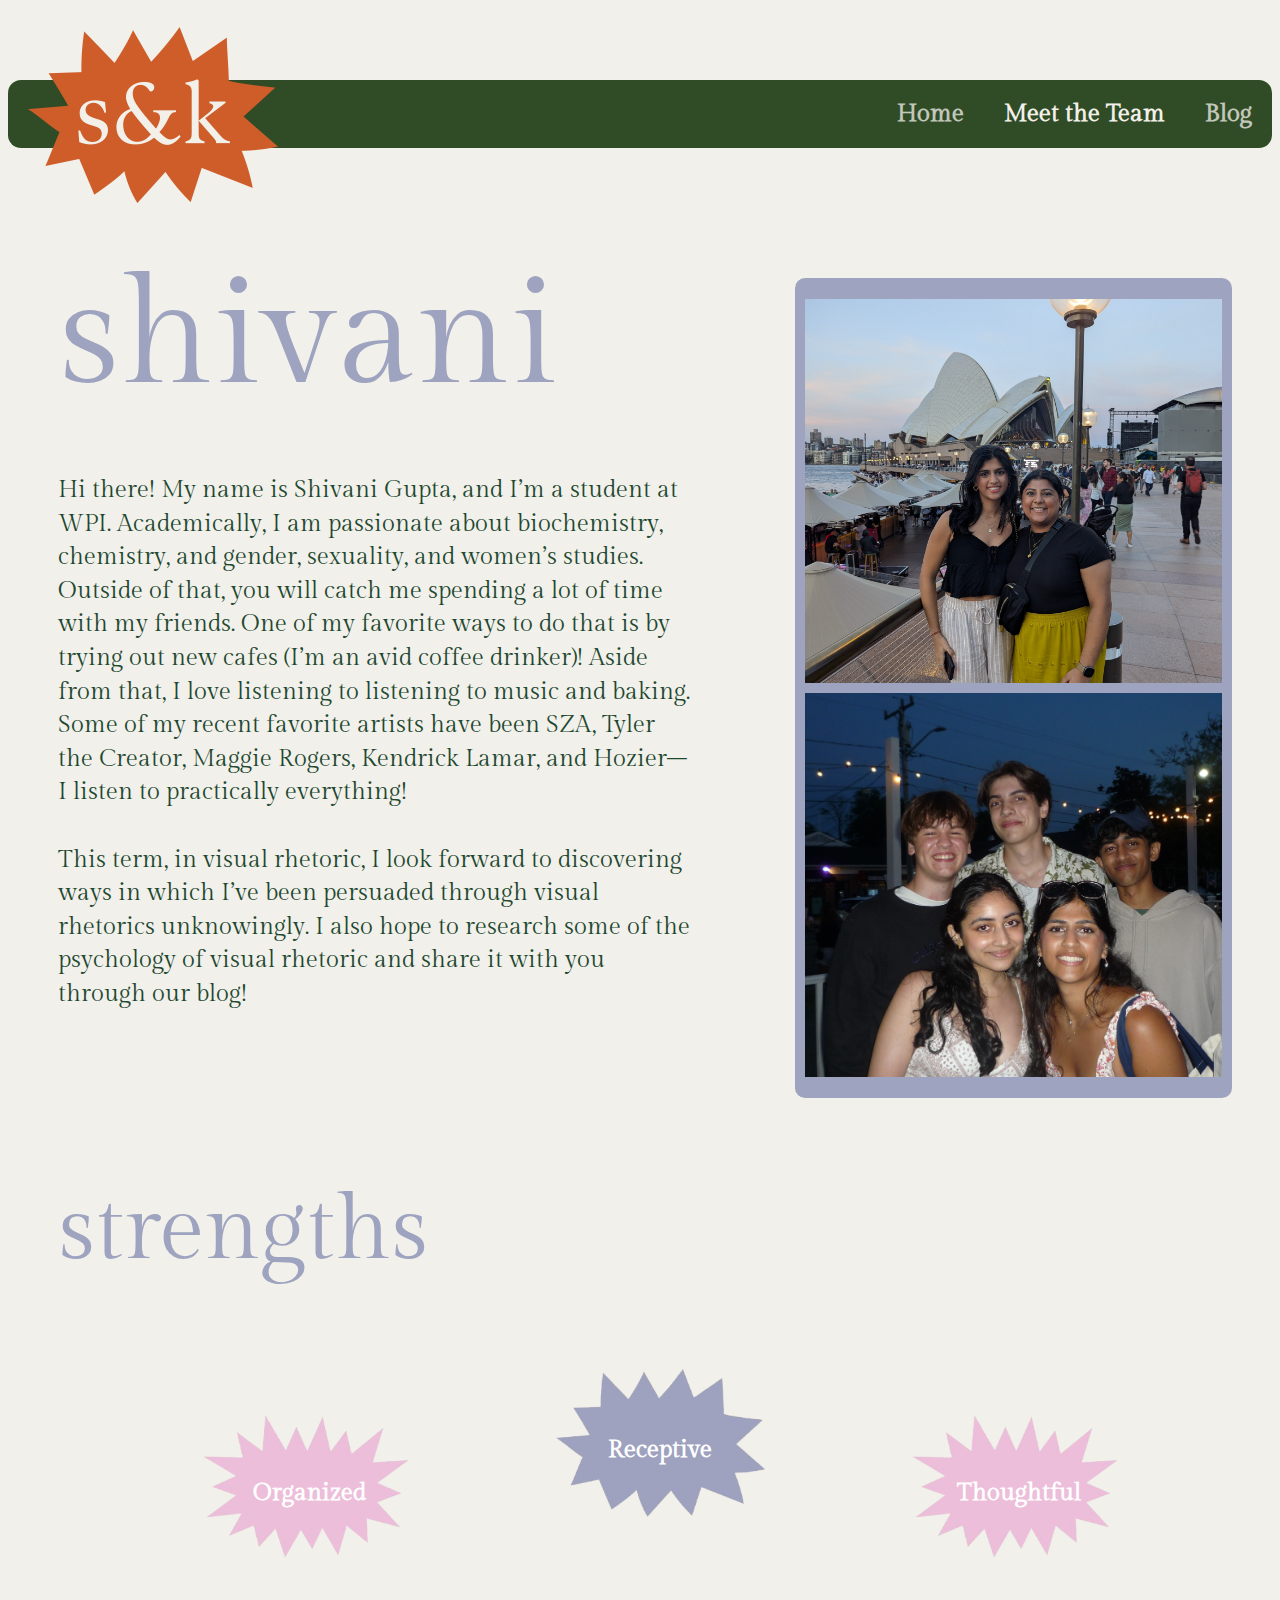
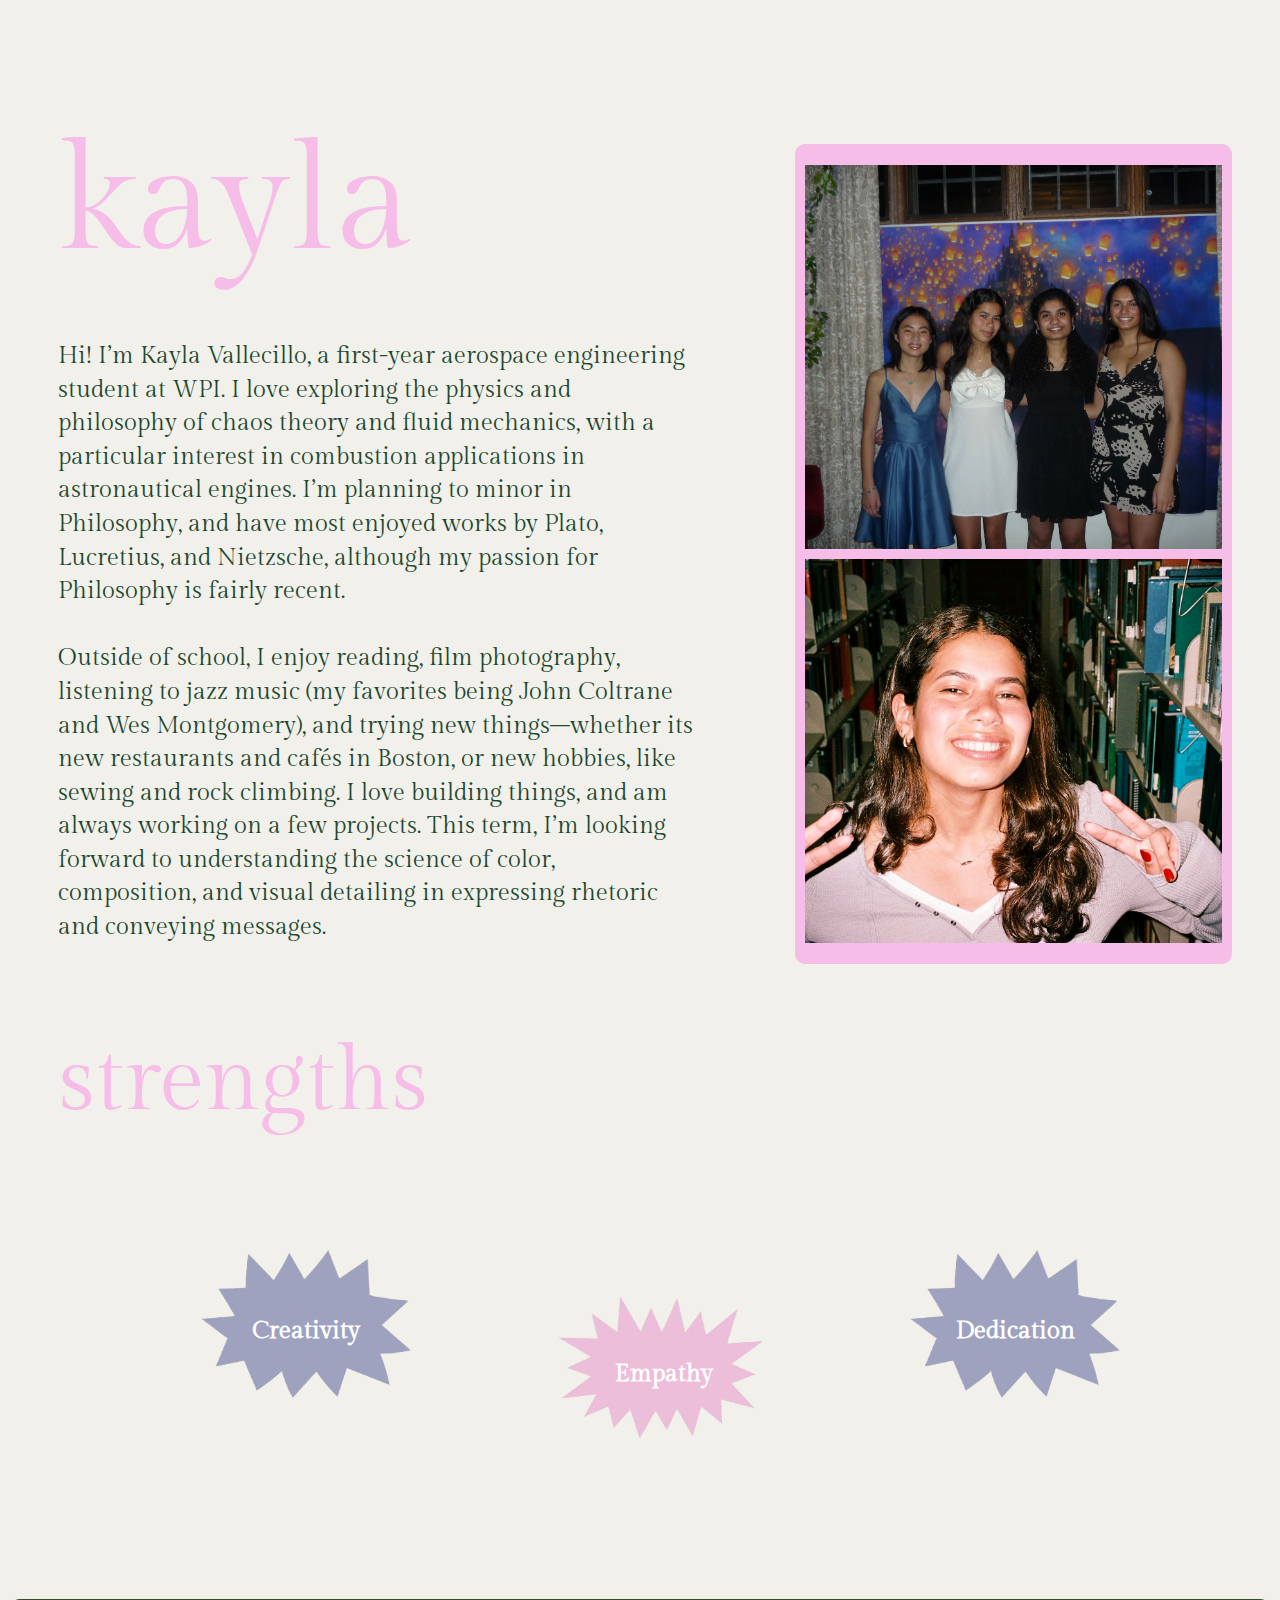
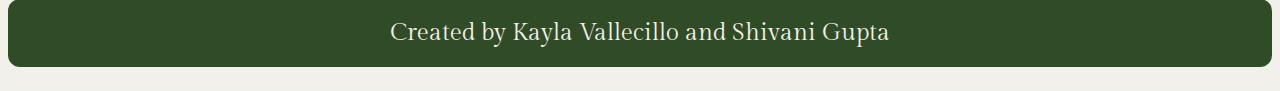
<file: meet-the-team.html>
<!DOCTYPE html>
<html lang="en">

<head>
	<meta charset="UTF-8">
	<meta name="viewport" content="width=device-width, initial-scale=1.0">
	<link rel="stylesheet" href="home.css">
	<link rel="icon" type="image/x-icon" href="img/homepage/favicon.png">
	<link rel="stylesheet" href="https://cdnjs.cloudflare.com/ajax/libs/font-awesome/4.7.0/css/font-awesome.min.css">
	<style>
		@import url('https://fonts.googleapis.com/css2?family=Gilda+Display&display=swap');
	</style>
	<title>Meet the Team</title>
</head>

<body>

	<div style="vertical-align: middle;">
		<header>
			<img src="Pictures/sk-logo.png"
				style="width: 250px; padding-left: 20px; padding-top: 10px; z-index: 3; position: relative; top: -100px;"
				alt="Shivani & Kayla's Blog Logo">
		</header>
		<nav>
			<div class="nav">
				<a class="nav-link nav-link-ltr" href="index.html">Home</a>
				<a class="nav-link nav-link-ltr active" href="meet-the-team.html">Meet the Team</a>
				<a class="nav-link nav-link-ltr" href="background.html">Blog</a>
			</div>
		</nav>

	</div>

	<div style="padding-top: 100px"> </div>

	<div class="flex">
		<div style="flex: 1;">
			<name style="display: block; padding-left: 50px; color:#9EA3BF;">shivani</name>
			<p style="padding-left: 50px; padding-top: 25px; padding-right: 80px; line-height: 1.4;"> Hi there! My name
				is Shivani Gupta, and I’m a student at
				WPI. Academically, I am passionate about biochemistry, chemistry, and gender, sexuality, and women’s
				studies. Outside of that, you will catch me spending a lot of time with my friends. One of my favorite
				ways to do that is by trying out new cafes (I’m an avid coffee drinker)! Aside from that, I love
				listening to listening to music and baking. Some of my recent favorite artists have been SZA, Tyler the
				Creator, Maggie Rogers, Kendrick Lamar, and Hozier–I listen to practically everything!
				<br><br>
				This term, in visual rhetoric, I look forward to discovering ways in which I’ve been persuaded through
				visual rhetorics unknowingly. I also hope to research some of the psychology of visual rhetoric and
				share it with you through our blog!
			</p>
		</div>

		<div class="container floatright"
			style="width:33%; height: 800px; margin-right:40px; background-color: #9EA3BF; display: flex; flex-direction: column; justify-content: center; align-items: center; overflow: hidden;">
			<img src="Pictures/shivanisister.jpg" alt="strength 1"
				style="width: 100%; height: 48%; object-fit: cover; margin: 5px 0;">
			<img src="Pictures/shivanifriends.JPG" alt="strength 1"
				style="width: 100%; height: 48%; object-fit: cover; margin: 5px 0;">
		</div>

	</div>

	</div>
	</div>

	<h1 style="padding-left: 50px; color:#9EA3BF; margin-bottom: 0px; font-weight: normal;">strengths</h1>

	<div class="container" style="padding-left: 150px;">
		<div class="flex"
			style="align-items: flex-start; justify-content: space-between; gap: 0px; position: relative;">
			<div style="position: relative; text-align: center;">
				<img src="Pictures/pinkspikes.png" alt="strength 1" style="margin: 0; width: 100%;">
				<div
					style="position: absolute; top: 47%; left: 37%; transform: translate(-50%, -50%); color: white; font-size: 24px; font-weight: bold;">
					Organized
				</div>
			</div>

			<div style="position: relative; text-align: center;">
				<img src="Pictures/purplespikes.png" alt="strength 2" style="margin: 0; width: 100%;">
				<div
					style="position: absolute; top: 35%; left: 36%; transform: translate(-50%, -50%); color: white; font-size: 24px; font-weight: bold;">
					Receptive
				</div>
			</div>

			<div style="position: relative; text-align: center;">
				<img src="Pictures/pinkspikes.png" alt="strength 3" style="margin: 0; width: 100%;">
				<div
					style="position: absolute; top: 47%; left: 37%; transform: translate(-50%, -50%); color: white; font-size: 24px; font-weight: bold;">
					Thoughtful
				</div>
			</div>
		</div>
	</div>
	<div>

		<div class="container floatright"
			style="width:33%; height: 800px; margin-right:40px; background-color: #F6BDE8; display: flex; flex-direction: column; justify-content: center; align-items: center; overflow: hidden;">
			<img src="Pictures/kayla-semi.JPG" alt="strength 1"
				style="width: 100%; height: 48%; object-fit: cover; margin: 5px 0;">
			<img src="Pictures/library-pic.jpeg" alt="strength 1"
				style="width: 100%; height: 48%; object-fit: cover; margin: 5px 0;">
		</div>

		<div class="flex">
			<div style="flex: 1;">
				<name style="display: block; padding-left: 50px; color:#F6BDE8;">kayla</name>
				<p style="padding-left: 50px; padding-top: 25px; padding-right: 80px; line-height: 1.4;">Hi! I’m Kayla
					Vallecillo, a first-year aerospace
					engineering student at WPI. I love exploring the physics and philosophy of chaos theory and fluid
					mechanics, with a particular interest in combustion applications in astronautical engines. I’m
					planning
					to minor in Philosophy, and have most enjoyed works by Plato, Lucretius, and Nietzsche, although my
					passion for Philosophy is fairly recent.
					<br><br>
					Outside of school, I enjoy reading, film photography, listening to jazz music (my favorites being
					John
					Coltrane and Wes Montgomery), and trying new things–whether its new restaurants and cafés in Boston,
					or
					new hobbies, like sewing and rock climbing. I love building things, and am always working on a few
					projects. This term, I’m looking forward to
					understanding the science of color, composition, and visual detailing in expressing rhetoric and
					conveying messages.
				</p>
			</div>
		</div>

		<h1 style="padding-left: 50px; color:#F6BDE8; font-weight: normal;">strengths</h1>

		<div class="container" style="padding-left: 150px;">
			<div class="flex"
				style="align-items: flex-start; justify-content: space-between; gap: 0px; position: relative;">
				<div style="position: relative; text-align: center;">
					<img src="Pictures/purplespikes.png" alt="strength 1" style="margin: 0; width: 100%;">
					<div
						style="position: absolute; top: 35%; left: 36%; transform: translate(-50%, -50%); color: white; font-size: 24px; font-weight: bold;">
						Creativity
					</div>
				</div>

				<div style="position: relative; text-align: center;">
					<img src="Pictures/pinkspikes.png" alt="strength 2" style="margin: 0; width: 100%;">
					<div
						style="position: absolute; top: 47%; left: 37%; transform: translate(-50%, -50%); color: white; font-size: 24px; font-weight: bold;">
						Empathy
					</div>
				</div>

				<div style="position: relative; text-align: center;">
					<img src="Pictures/purplespikes.png" alt="strength 3" style="margin: 0; width: 100%;">
					<div
						style="position: absolute; top: 35%; left: 36%; transform: translate(-50%, -50%); color: white; font-size: 24px; font-weight: bold;">
						Dedication
					</div>
				</div>
			</div>
		</div>

		<footer>
			<p class="footerstyle"> Created by Kayla Vallecillo and Shivani Gupta</p>
		</footer>

</body>

</html>
</file>
<file: home.css>
body {
    background-color: #f2f0ea;
    color: #1E4830;
    font-family: Gilda Display, serif;
}

h1 {
    font-size: 90px;
}

name {
	font-size: 150px;
}

header {
    position: absolute;
    z-index: 2;
}

p {
    font-size: 24px;
}

a {
    text-decoration: none;
}

.nav {
    display: flex;
    z-index: 1;
    justify-content: right;
    width: 100%;
    margin-top: 80px;
    background-color: #304c26;
    border-radius: 13px;
}

.nav-link {
    font-weight: bold;
    font-size: 24px;
    text-decoration: none;
    text-align: center;
    color: #f3f0ea;
    padding: 20px 0px;
    margin: 0px 20px;
    display: inline-block;
    position: relative;
    opacity: 0.75;
}

.nav-link:hover {
    opacity: 1;
}

.nav-link.active {
    opacity: 1;
}

.nav-link::before {
    transition: 300ms;
    height: 4px;
    border-radius: 10px;
    content: "";
    position: absolute;
    background-color: #ce5d2a;
}

.nav-link-ltr::before {
    width: 0%;
    bottom: 10px;
}

.nav-link-ltr:hover::before {
    width: 100%;
}

.gilda-display-regular {
    font-family: "Gilda Display", serif;
    font-weight: 400;
    font-style: normal;
}

.footerstyle {
    background-color: #304c26;
    color: #f3f0ea;
    text-align: center;
    padding-top: 20px;
    padding-bottom: 20px;
    border-radius: 12px;
    width: 100%;
}

.container {
	margin-left:20px;
	margin-right: 20px;
	margin-top: 30px;
	margin-bottom: 20px;
	padding: 10px;
	border-radius: 10px;
	text-align: center;
	border-color: #074B3F;
	display: flex;
	flex-direction: column;
	align-items: flex-start;
	}
	
.flex {
	  display: flex;
	  flex-direction: row;
	  justify-content: space-between;
	}	
	
.floatleft {
			float: left;
			
	}

.floatright {
		float: right;
		
	}
	
.image {
	margin: 50px;
	border-radius: 10px;
	text-align: center;
}


/* Dropdown Content (Hidden by Default) */
.dropdown-content {
  display: none;
  position: absolute;
  z-index: 1; 
}

/* Links inside the dropdown */
.dropdown-content a {
  color: black;
  padding: 12px 16px;
  text-decoration: none;
  display: block;
}

/* Change color of dropdown links on hover */
.dropdown-content a:hover {color: #d05b25;}

/* Show the dropdown menu on hover */
.dropdown:hover .dropdown-content {display: block;}

.card {
    box-shadow: 0 4px 8px 0 rgba(0,0,0,0.2);
    transition: 0.3s;
    border-radius: 5px;
  }
  
  /* On mouse-over, add a deeper shadow */
  .card:hover {
    box-shadow: 0 8px 16px 0 rgba(0,0,0,0.2);
  }
</file>
